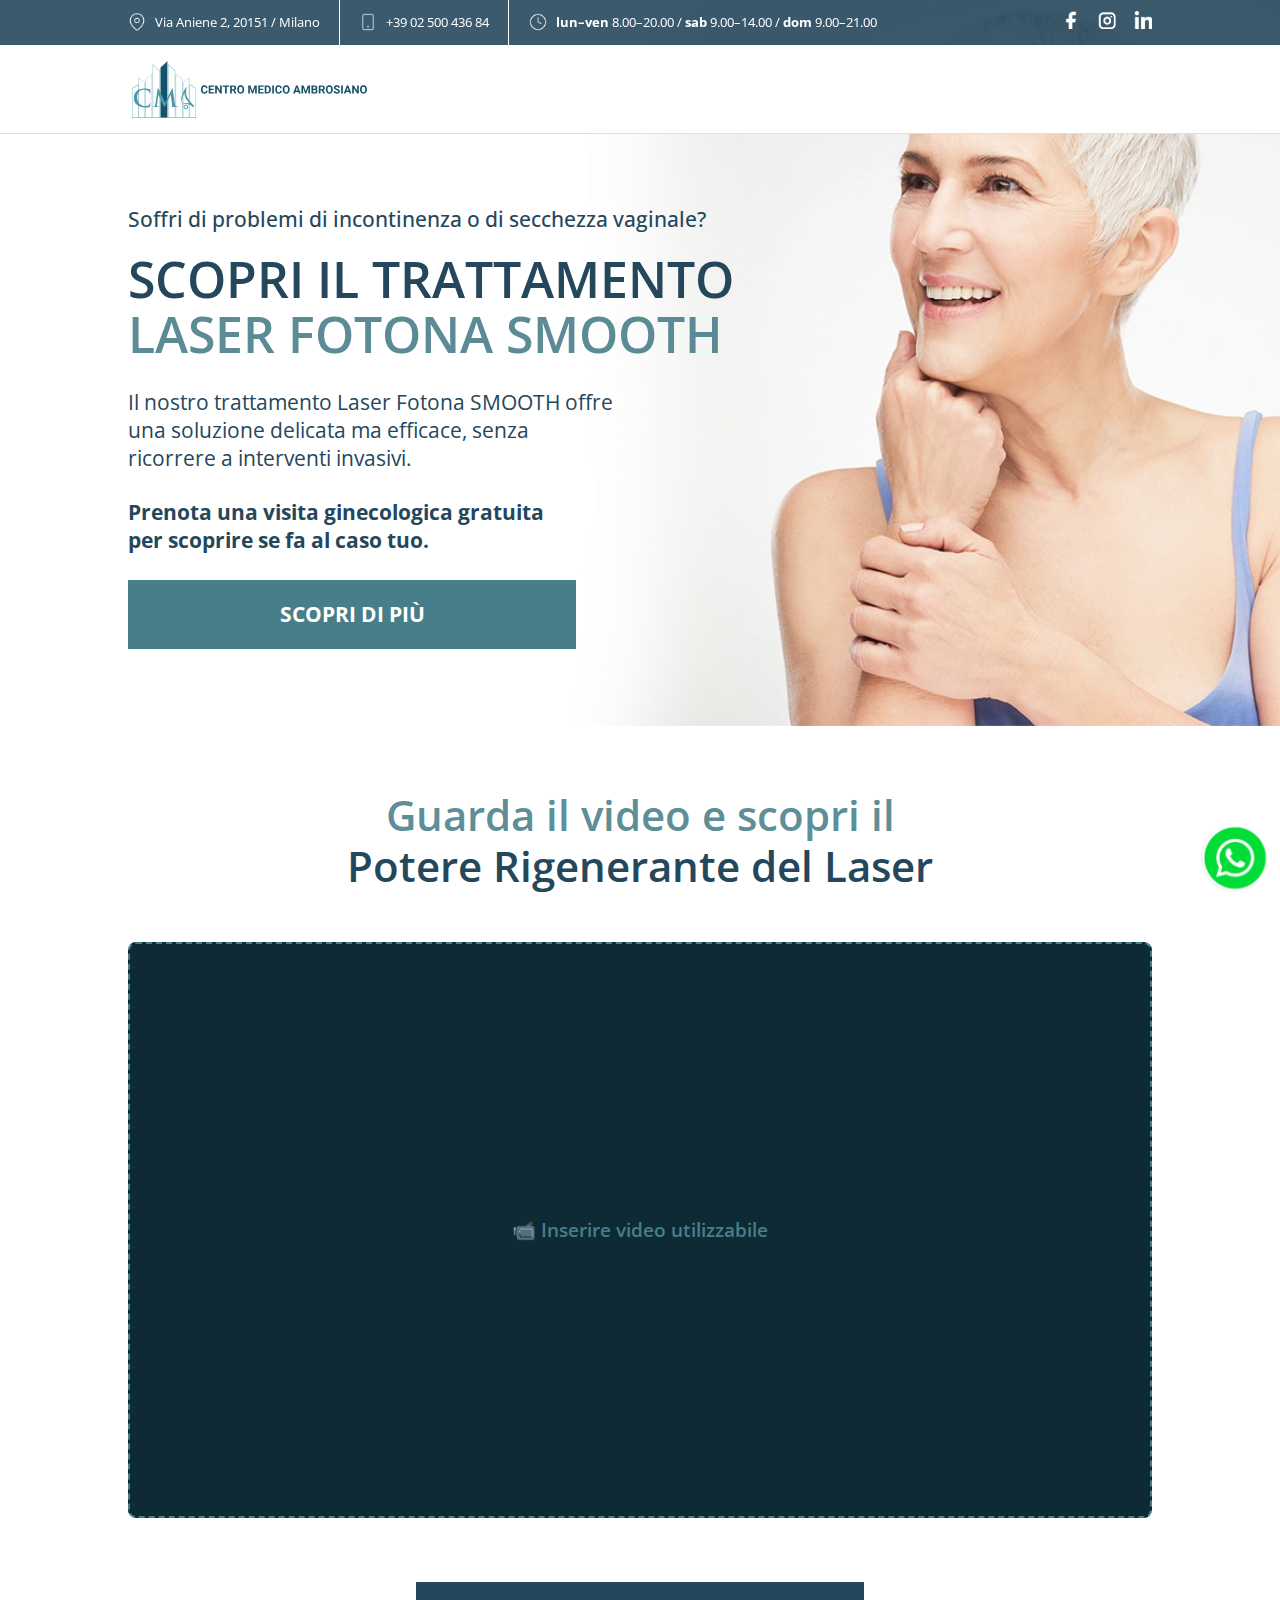
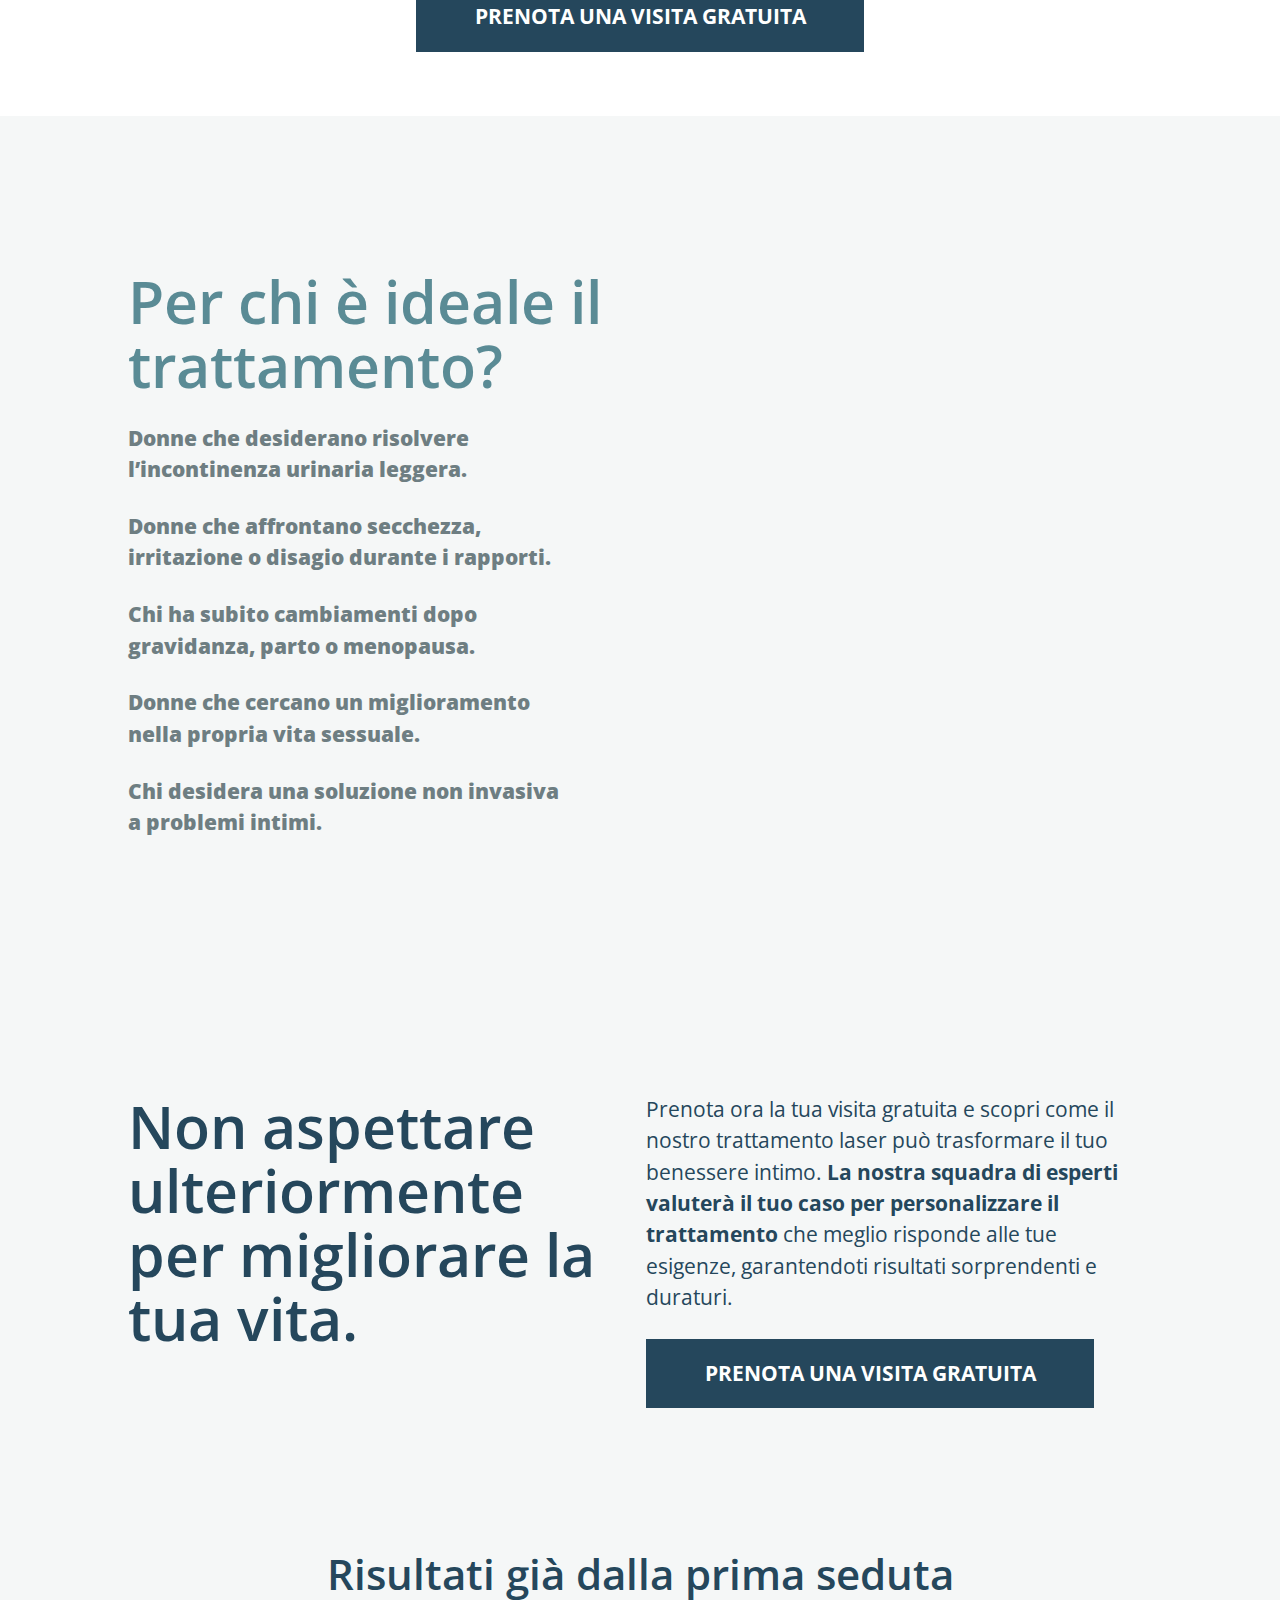
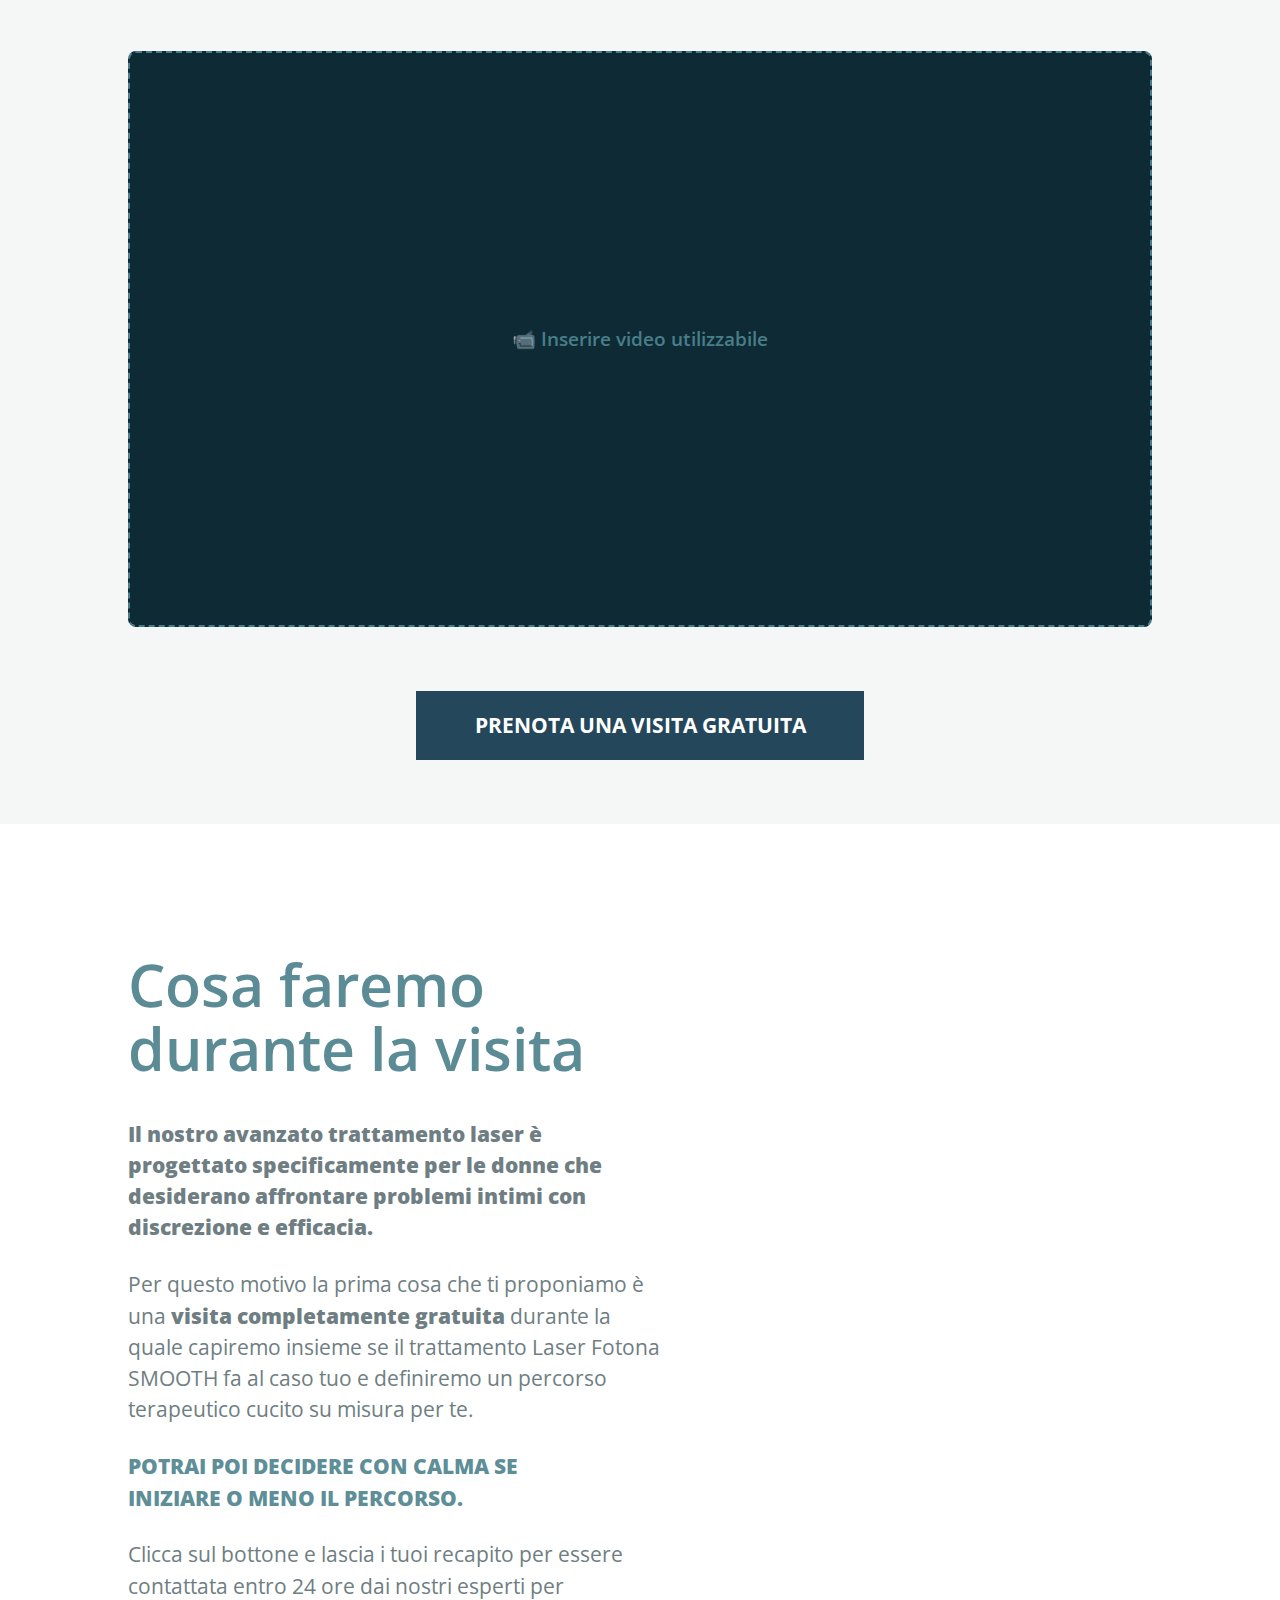
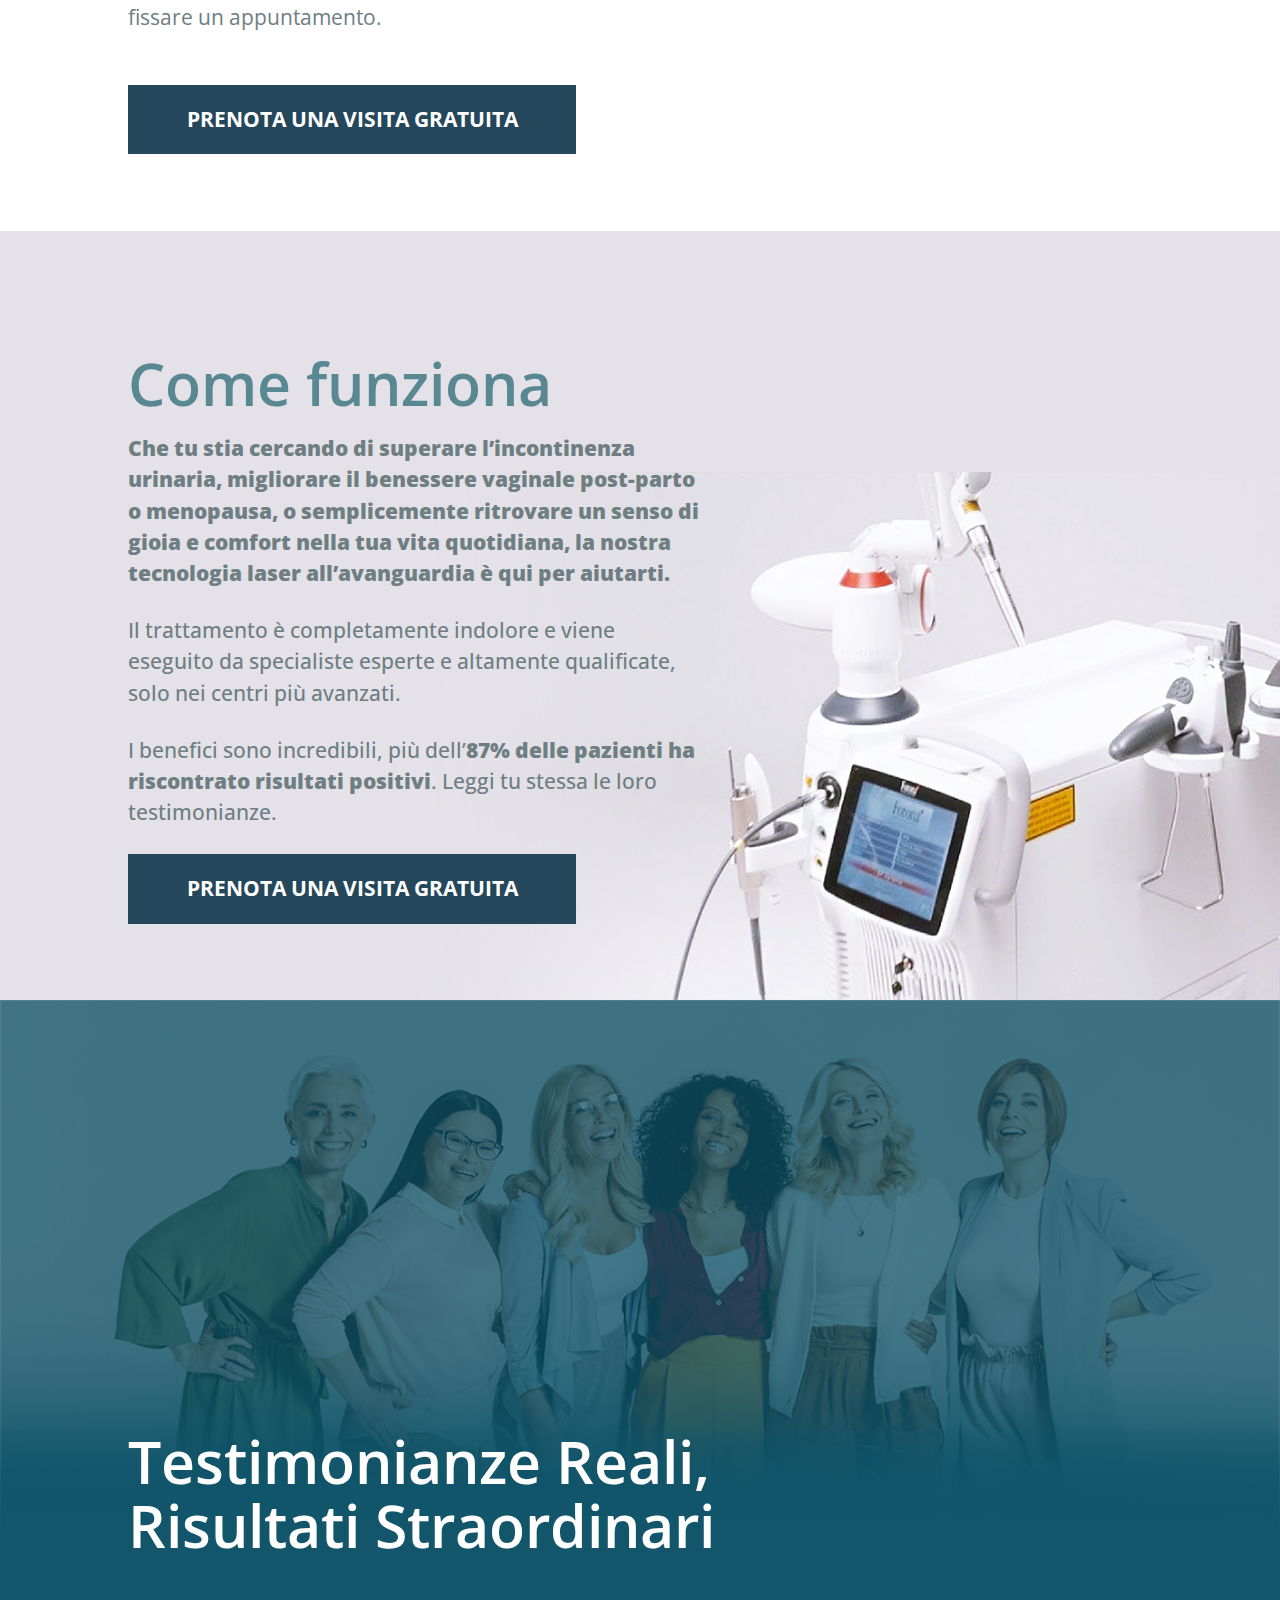
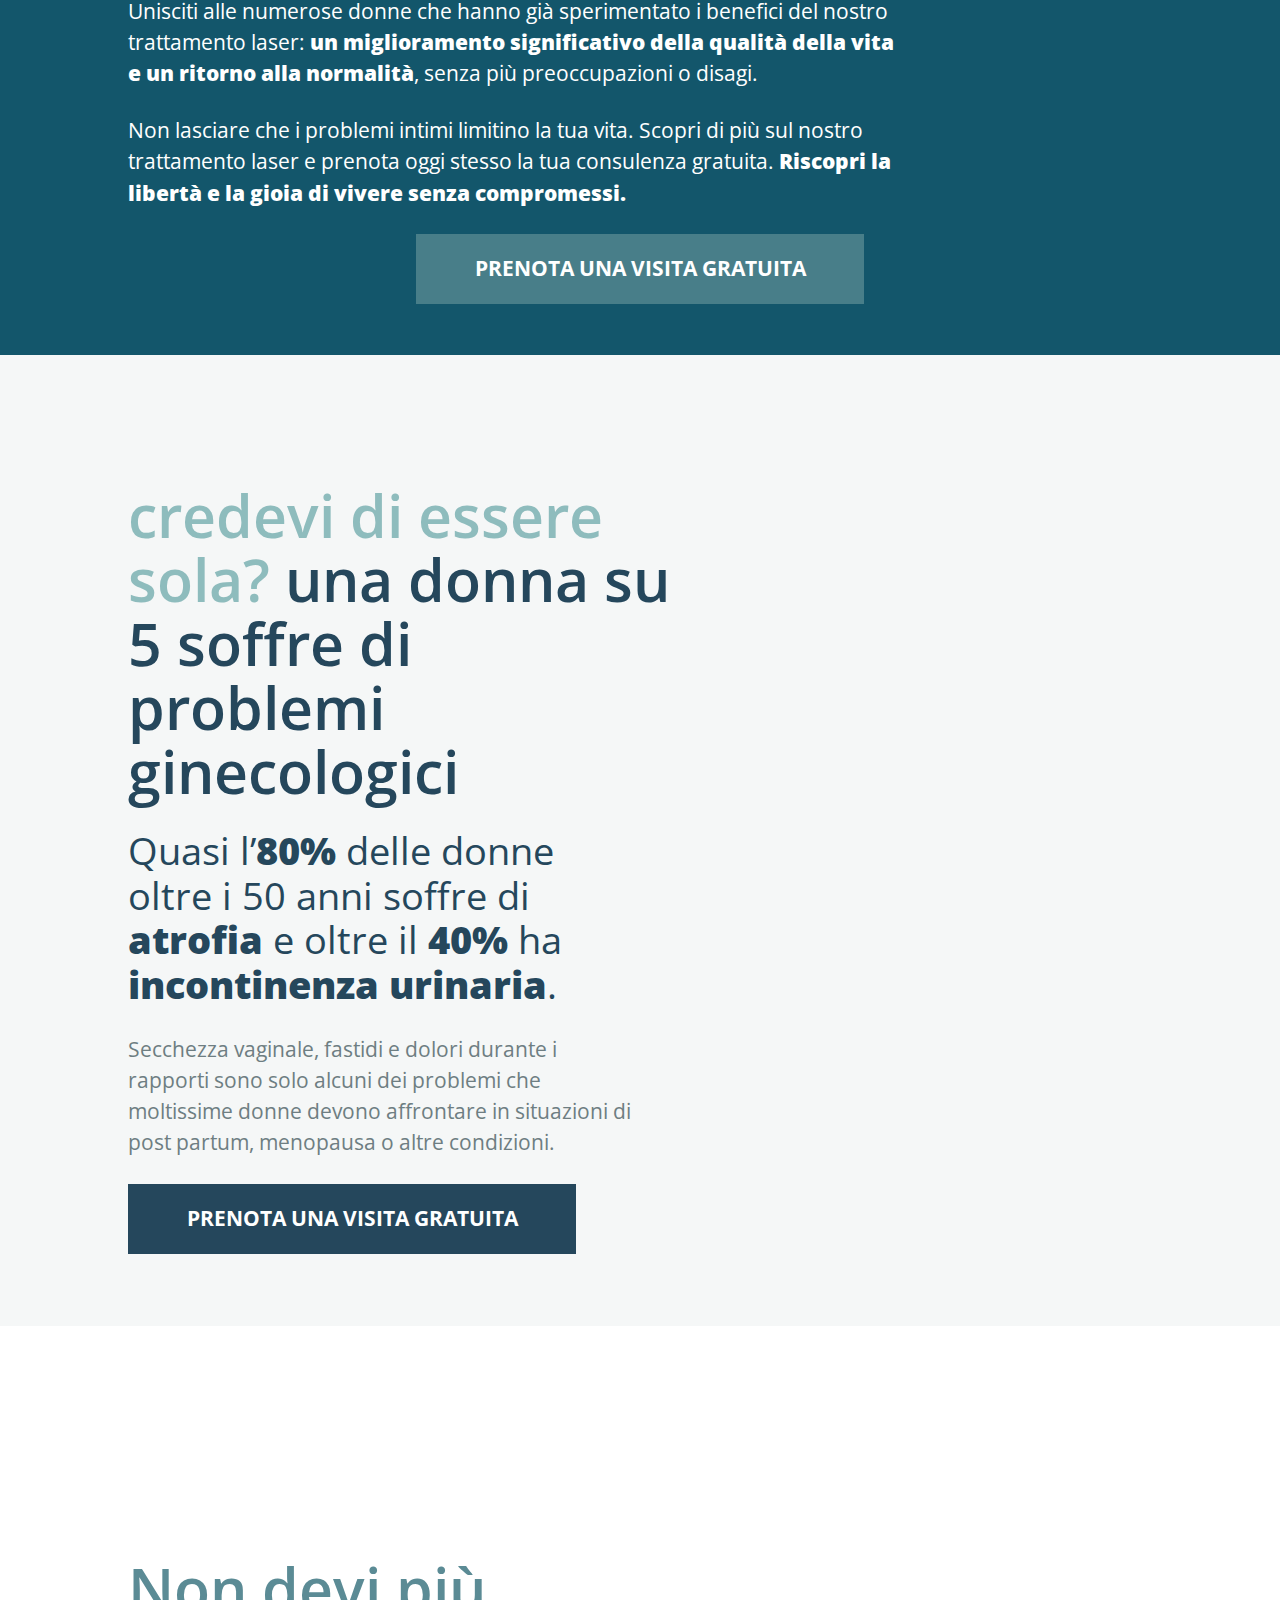
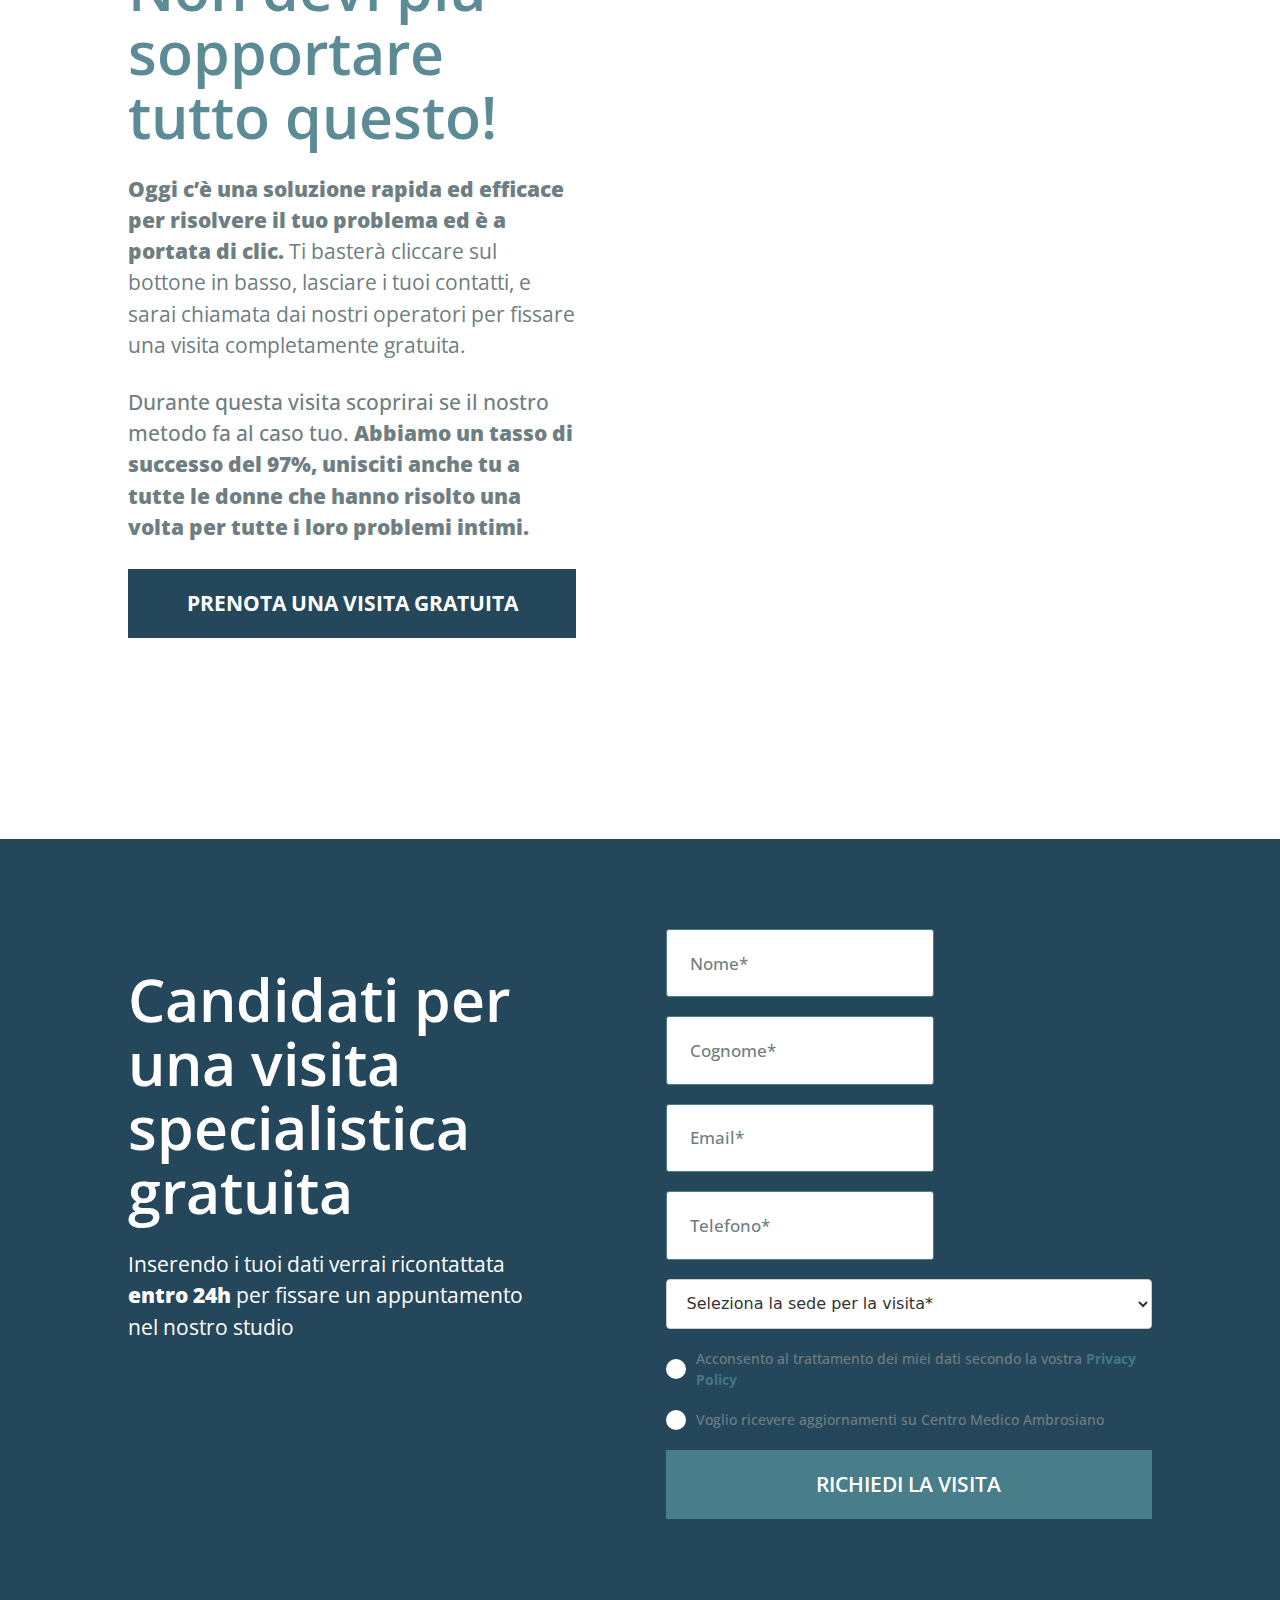
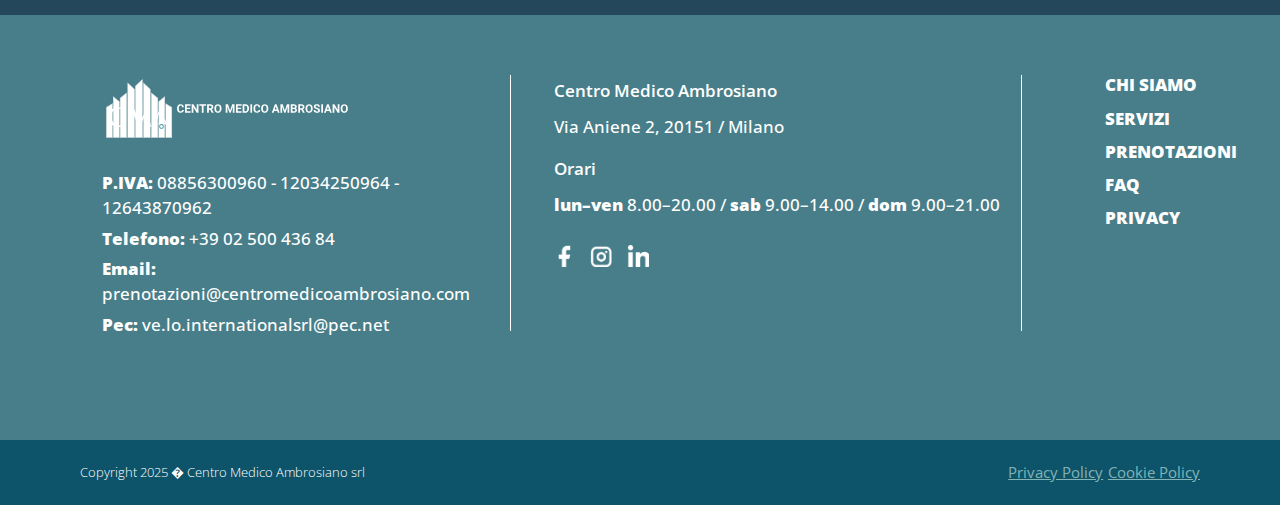
<file: index.html>
<!DOCTYPE html>
<html lang="it-IT">

<head>
	<meta charset="utf-8" />
	<meta content="yrnac2tzgh65s0n0s57dd5opkx0yam" name="facebook-domain-verification" />
	<link
		href="https://fonts.googleapis.com/css2?family=Material+Symbols+Outlined:opsz,wght,FILL,GRAD@20..48,100..700,0..1,-50..200"
		rel="stylesheet" />
	<script src="js/8bd0291f-4b76-47e3-b0d0-87af947e23fb.js" type="text/javascript"></script>
	<meta content="index, follow, max-image-preview:large, max-snippet:-1, max-video-preview:-1" name="robots" />
	<meta content="width=device-width, initial-scale=1" name="viewport" />
	<!-- This site is optimized with the Yoast SEO plugin v26.9 - https://yoast.com/product/yoast-seo-wordpress/ -->
	<title>Fotona - Centro Medico Ambrosiano</title>
	<link href="https://centromedicoambrosiano.com/fotona/" rel="canonical" />
	<meta content="it_IT" property="og:locale" />
	<meta content="article" property="og:type" />
	<meta content="Fotona - Centro Medico Ambrosiano" property="og:title" />
	<meta
		content="Soffri di problemi di incontinenza o di secchezza vaginale? SCOPRI IL TRATTAMENTO LASER FOTONA SMOOTH Il nostro trattamento Laser Fotona SMOOTH offre una soluzione delicata ma efficace, senza ricorrere a interventi invasivi. Prenota una visita ginecologica gratuita per scoprire se fa al caso tuo. SCOPRI DI PIÙ Guarda il video e scopri il Potere Rigenerante ... Leggi tutto"
		property="og:description" />
	<meta content="https://centromedicoambrosiano.com/fotona/" property="og:url" />
	<meta content="Centro Medico Ambrosiano" property="og:site_name" />
	<meta content="2026-02-04T09:01:32+00:00" property="article:modified_time" />
	<meta content="summary_large_image" name="twitter:card" />
	<meta content="Tempo di lettura stimato" name="twitter:label1" />
	<meta content="5 minuti" name="twitter:data1" />
	<script class="yoast-schema-graph"
		type="application/ld+json">{"@context":"https://schema.org","@graph":[{"@type":"WebPage","@id":"https://centromedicoambrosiano.com/fotona/","url":"https://centromedicoambrosiano.com/fotona/","name":"Fotona - Centro Medico Ambrosiano","isPartOf":{"@id":"https://centromedicoambrosiano.com/#website"},"datePublished":"2025-09-29T13:09:52+00:00","dateModified":"2026-02-04T09:01:32+00:00","breadcrumb":{"@id":"https://centromedicoambrosiano.com/fotona/#breadcrumb"},"inLanguage":"it-IT","potentialAction":[{"@type":"ReadAction","target":["https://centromedicoambrosiano.com/fotona/"]}]},{"@type":"BreadcrumbList","@id":"https://centromedicoambrosiano.com/fotona/#breadcrumb","itemListElement":[{"@type":"ListItem","position":1,"name":"Home","item":"https://centromedicoambrosiano.com/"},{"@type":"ListItem","position":2,"name":"Fotona"}]},{"@type":"WebSite","@id":"https://centromedicoambrosiano.com/#website","url":"https://centromedicoambrosiano.com/","name":"Centro Medico Ambrosiano","description":"","publisher":{"@id":"https://centromedicoambrosiano.com/#organization"},"potentialAction":[{"@type":"SearchAction","target":{"@type":"EntryPoint","urlTemplate":"https://centromedicoambrosiano.com/?s={search_term_string}"},"query-input":{"@type":"PropertyValueSpecification","valueRequired":true,"valueName":"search_term_string"}}],"inLanguage":"it-IT"},{"@type":"Organization","@id":"https://centromedicoambrosiano.com/#organization","name":"Centro Medico Ambrosiano","url":"https://centromedicoambrosiano.com/","logo":{"@type":"ImageObject","inLanguage":"it-IT","@id":"https://centromedicoambrosiano.com/#/schema/logo/image/","url":"https://centromedicoambrosiano.com/wp-content/uploads/2025/08/logoCentro Medico Ambrosiano.webp","contentUrl":"https://centromedicoambrosiano.com/wp-content/uploads/2025/08/logoCentro Medico Ambrosiano.webp","width":600,"height":103,"caption":"Centro Medico Ambrosiano"},"image":{"@id":"https://centromedicoambrosiano.com/#/schema/logo/image/"}}]}</script>
	<!-- / Yoast SEO plugin. -->
</head>

<body
	class="wp-singular page-template-default page page-id-43 wp-custom-logo wp-embed-responsive wp-theme-generatepress wp-child-theme-generatepress_child sticky-menu-fade no-sidebar nav-below-header separate-containers header-aligned-left dropdown-hover full-width-content"
	data-rsssl="1" itemscope="" itemtype="https://schema.org/WebPage">
	<div class="topbar" id="topbar">
		<div class="infoTopbar">
			<div class="boxInfo">
				<img alt="" class="iconTopbar" src="images/iconMap.webp" width="100" height="100" />
				<p class="textInfo text--white fw-light">Via Aniene 2, 20151 / Milano</p>
			</div>
			<div class="boxInfo">
				<img alt="" class="iconTopbar" src="images/iconSmartphone.webp" width="100" height="100" />
				<p class="textInfo text--white fw-light"><a href="tel:+390250043684">+39 02 500 436 84</a></p>
			</div>
			<div class="boxInfo">
				<img alt="" class="iconTopbar" src="images/iconClock.webp" width="100" height="100" />
				<p class="textInfo text--white fw-light"><span class="fw-bold">lun–ven</span> 8.00–20.00 / <span
						class="fw-bold">sab</span> 9.00–14.00 / <span class="fw-bold">dom</span> 9.00–21.00</p>
			</div>
		</div>
		<div class="socialTopbar">
			<a class="linkSocial" href="https://www.facebook.com/polispecialisticoaniene"><img
					alt="Centro Medico Ambrosiano" class="iconSocial" height="100" src="images/facebook.webp"
					width="100" /></a>
			<a class="linkSocial" href="https://www.instagram.com/centromedicoambrosiano/"><img
					alt="Centro Medico Ambrosiano" class="iconSocial" height="100" src="images/instagram.webp"
					width="100" /></a>
			<a class="linkSocial" href="https://www.linkedin.com/in/domenico-romeo-97979b2a2/"><img
					alt="Centro Medico Ambrosiano" class="iconSocial" height="100" src="images/linkedin.webp"
					width="100" /></a>
		</div>
	</div>
	<link crossorigin="" href="https://fonts.gstatic.com" rel="preconnect" />
	<link crossorigin="" href="https://fonts.googleapis.com" rel="preconnect" />
	<link href="https://centromedicoambrosiano.com/feed/" rel="alternate" title="Centro Medico Ambrosiano � Feed"
		type="application/rss+xml" />
	<link href="https://centromedicoambrosiano.com/comments/feed/" rel="alternate"
		title="Centro Medico Ambrosiano � Feed dei commenti" type="application/rss+xml" />
	<div class="header" id="header">
		<div class="gridHeader">
			<a class="linkLogoMenu" href="../../../index.html"><img alt="Centro Medico Ambrosiano" class="logoHeader"
					height="129" src="images/CMA_logo_menu.svg" width="750" /></a>

		</div>
	</div>
	</div>
	</div>
	<link
		href="https://centromedicoambrosiano.com/wp-json/oembed/1.0/embed?url=https%3A%2F%2Fcentromedicoambrosiano.com%2Ffotona%2F"
		rel="alternate" title="oEmbed (JSON)" type="application/json+oembed" />
	<link
		href="https://centromedicoambrosiano.com/wp-json/oembed/1.0/embed?url=https%3A%2F%2Fcentromedicoambrosiano.com%2Ffotona%2F&amp;format=xml"
		rel="alternate" title="oEmbed (XML)" type="text/xml+oembed" />
	<style id="wp-img-auto-sizes-contain-inline-css">
		img:is([sizes=auto i], [sizes^="auto," i]) {
			contain-intrinsic-size: 3000px 1500px
		}

		/*# sourceURL=wp-img-auto-sizes-contain-inline-css */
	</style>
	<style id="wp-emoji-styles-inline-css">
		img.wp-smiley,
		img.emoji {
			display: inline !important;
			border: none !important;
			box-shadow: none !important;
			height: 1em !important;
			width: 1em !important;
			margin: 0 0.07em !important;
			vertical-align: -0.1em !important;
			background: none !important;
			padding: 0 !important;
		}

		/*# sourceURL=wp-emoji-styles-inline-css */
	</style>
	<style id="wp-block-library-inline-css">
		:root {
			--wp-block-synced-color: #7a00df;
			--wp-block-synced-color--rgb: 122, 0, 223;
			--wp-bound-block-color: var(--wp-block-synced-color);
			--wp-editor-canvas-background: #ddd;
			--wp-admin-theme-color: #007cba;
			--wp-admin-theme-color--rgb: 0, 124, 186;
			--wp-admin-theme-color-darker-10: #006ba1;
			--wp-admin-theme-color-darker-10--rgb: 0, 107, 160.5;
			--wp-admin-theme-color-darker-20: #005a87;
			--wp-admin-theme-color-darker-20--rgb: 0, 90, 135;
			--wp-admin-border-width-focus: 2px
		}

		@media (min-resolution:192dpi) {
			:root {
				--wp-admin-border-width-focus: 1.5px
			}
		}

		.wp-element-button {
			cursor: pointer
		}

		:root .has-very-light-gray-background-color {
			background-color: #eee
		}

		:root .has-very-dark-gray-background-color {
			background-color: #313131
		}

		:root .has-very-light-gray-color {
			color: #eee
		}

		:root .has-very-dark-gray-color {
			color: #313131
		}

		:root .has-vivid-green-cyan-to-vivid-cyan-blue-gradient-background {
			background: linear-gradient(135deg, #00d084, #0693e3)
		}

		:root .has-purple-crush-gradient-background {
			background: linear-gradient(135deg, #34e2e4, #4721fb 50%, #ab1dfe)
		}

		:root .has-hazy-dawn-gradient-background {
			background: linear-gradient(135deg, #faaca8, #dad0ec)
		}

		:root .has-subdued-olive-gradient-background {
			background: linear-gradient(135deg, #fafae1, #67a671)
		}

		:root .has-atomic-cream-gradient-background {
			background: linear-gradient(135deg, #fdd79a, #004a59)
		}

		:root .has-nightshade-gradient-background {
			background: linear-gradient(135deg, #330968, #31cdcf)
		}

		:root .has-midnight-gradient-background {
			background: linear-gradient(135deg, #020381, #2874fc)
		}

		:root {
			--wp--preset--font-size--normal: 16px;
			--wp--preset--font-size--huge: 42px
		}

		.has-regular-font-size {
			font-size: 1em
		}

		.has-larger-font-size {
			font-size: 2.625em
		}

		.has-normal-font-size {
			font-size: var(--wp--preset--font-size--normal)
		}

		.has-huge-font-size {
			font-size: var(--wp--preset--font-size--huge)
		}

		.has-text-align-center {
			text-align: center
		}

		.has-text-align-left {
			text-align: left
		}

		.has-text-align-right {
			text-align: right
		}

		.has-fit-text {
			white-space: nowrap !important
		}

		#end-resizable-editor-section {
			display: none
		}

		.aligncenter {
			clear: both
		}

		.items-justified-left {
			justify-content: flex-start
		}

		.items-justified-center {
			justify-content: center
		}

		.items-justified-right {
			justify-content: flex-end
		}

		.items-justified-space-between {
			justify-content: space-between
		}

		.screen-reader-text {
			border: 0;
			clip-path: inset(50%);
			height: 1px;
			margin: -1px;
			overflow: hidden;
			padding: 0;
			position: absolute;
			width: 1px;
			word-wrap: normal !important
		}

		.screen-reader-text:focus {
			background-color: #ddd;
			clip-path: none;
			color: #444;
			display: block;
			font-size: 1em;
			height: auto;
			left: 5px;
			line-height: normal;
			padding: 15px 23px 14px;
			text-decoration: none;
			top: 5px;
			width: auto;
			z-index: 100000
		}

		html :where(.has-border-color) {
			border-style: solid
		}

		html :where([style*=border-top-color]) {
			border-top-style: solid
		}

		html :where([style*=border-right-color]) {
			border-right-style: solid
		}

		html :where([style*=border-bottom-color]) {
			border-bottom-style: solid
		}

		html :where([style*=border-left-color]) {
			border-left-style: solid
		}

		html :where([style*=border-width]) {
			border-style: solid
		}

		html :where([style*=border-top-width]) {
			border-top-style: solid
		}

		html :where([style*=border-right-width]) {
			border-right-style: solid
		}

		html :where([style*=border-bottom-width]) {
			border-bottom-style: solid
		}

		html :where([style*=border-left-width]) {
			border-left-style: solid
		}

		html :where(img[class*=wp-image-]) {
			height: auto;
			max-width: 100%
		}

		:where(figure) {
			margin: 0 0 1em
		}

		html :where(.is-position-sticky) {
			--wp-admin--admin-bar--position-offset: var(--wp-admin--admin-bar--height, 0px)
		}

		@media screen and (max-width:600px) {
			html :where(.is-position-sticky) {
				--wp-admin--admin-bar--position-offset: 0px
			}
		}

		/*# sourceURL=wp-block-library-inline-css */
	</style>
	<style id="classic-theme-styles-inline-css">
		/*! This file is auto-generated */
		.wp-block-button__link {
			color: #fff;
			background-color: #32373c;
			border-radius: 9999px;
			box-shadow: none;
			text-decoration: none;
			padding: calc(.667em + 2px) calc(1.333em + 2px);
			font-size: 1.125em
		}

		.wp-block-file__button {
			background: #32373c;
			color: #fff;
			text-decoration: none
		}

		/*# sourceURL=/wp-includes/css/classic-themes.min.css */
	</style>
	<style id="global-styles-inline-css">
		:root {
			--wp--preset--aspect-ratio--square: 1;
			--wp--preset--aspect-ratio--4-3: 4/3;
			--wp--preset--aspect-ratio--3-4: 3/4;
			--wp--preset--aspect-ratio--3-2: 3/2;
			--wp--preset--aspect-ratio--2-3: 2/3;
			--wp--preset--aspect-ratio--16-9: 16/9;
			--wp--preset--aspect-ratio--9-16: 9/16;
			--wp--preset--color--black: #000000;
			--wp--preset--color--cyan-bluish-gray: #abb8c3;
			--wp--preset--color--white: #ffffff;
			--wp--preset--color--pale-pink: #f78da7;
			--wp--preset--color--vivid-red: #cf2e2e;
			--wp--preset--color--luminous-vivid-orange: #ff6900;
			--wp--preset--color--luminous-vivid-amber: #fcb900;
			--wp--preset--color--light-green-cyan: #7bdcb5;
			--wp--preset--color--vivid-green-cyan: #00d084;
			--wp--preset--color--pale-cyan-blue: #8ed1fc;
			--wp--preset--color--vivid-cyan-blue: #0693e3;
			--wp--preset--color--vivid-purple: #9b51e0;
			--wp--preset--color--contrast: var(--contrast);
			--wp--preset--color--contrast-2: var(--contrast-2);
			--wp--preset--color--contrast-3: var(--contrast-3);
			--wp--preset--color--base: var(--base);
			--wp--preset--color--base-2: var(--base-2);
			--wp--preset--color--base-3: var(--base-3);
			--wp--preset--color--accent: var(--accent);
			--wp--preset--gradient--vivid-cyan-blue-to-vivid-purple: linear-gradient(135deg, rgb(6, 147, 227) 0%, rgb(155, 81, 224) 100%);
			--wp--preset--gradient--light-green-cyan-to-vivid-green-cyan: linear-gradient(135deg, rgb(122, 220, 180) 0%, rgb(0, 208, 130) 100%);
			--wp--preset--gradient--luminous-vivid-amber-to-luminous-vivid-orange: linear-gradient(135deg, rgb(252, 185, 0) 0%, rgb(255, 105, 0) 100%);
			--wp--preset--gradient--luminous-vivid-orange-to-vivid-red: linear-gradient(135deg, rgb(255, 105, 0) 0%, rgb(207, 46, 46) 100%);
			--wp--preset--gradient--very-light-gray-to-cyan-bluish-gray: linear-gradient(135deg, rgb(238, 238, 238) 0%, rgb(169, 184, 195) 100%);
			--wp--preset--gradient--cool-to-warm-spectrum: linear-gradient(135deg, rgb(74, 234, 220) 0%, rgb(151, 120, 209) 20%, rgb(207, 42, 186) 40%, rgb(238, 44, 130) 60%, rgb(251, 105, 98) 80%, rgb(254, 248, 76) 100%);
			--wp--preset--gradient--blush-light-purple: linear-gradient(135deg, rgb(255, 206, 236) 0%, rgb(152, 150, 240) 100%);
			--wp--preset--gradient--blush-bordeaux: linear-gradient(135deg, rgb(254, 205, 165) 0%, rgb(254, 45, 45) 50%, rgb(107, 0, 62) 100%);
			--wp--preset--gradient--luminous-dusk: linear-gradient(135deg, rgb(255, 203, 112) 0%, rgb(199, 81, 192) 50%, rgb(65, 88, 208) 100%);
			--wp--preset--gradient--pale-ocean: linear-gradient(135deg, rgb(255, 245, 203) 0%, rgb(182, 227, 212) 50%, rgb(51, 167, 181) 100%);
			--wp--preset--gradient--electric-grass: linear-gradient(135deg, rgb(202, 248, 128) 0%, rgb(113, 206, 126) 100%);
			--wp--preset--gradient--midnight: linear-gradient(135deg, rgb(2, 3, 129) 0%, rgb(40, 116, 252) 100%);
			--wp--preset--font-size--small: 13px;
			--wp--preset--font-size--medium: 20px;
			--wp--preset--font-size--large: 36px;
			--wp--preset--font-size--x-large: 42px;
			--wp--preset--spacing--20: 0.44rem;
			--wp--preset--spacing--30: 0.67rem;
			--wp--preset--spacing--40: 1rem;
			--wp--preset--spacing--50: 1.5rem;
			--wp--preset--spacing--60: 2.25rem;
			--wp--preset--spacing--70: 3.38rem;
			--wp--preset--spacing--80: 5.06rem;
			--wp--preset--shadow--natural: 6px 6px 9px rgba(0, 0, 0, 0.2);
			--wp--preset--shadow--deep: 12px 12px 50px rgba(0, 0, 0, 0.4);
			--wp--preset--shadow--sharp: 6px 6px 0px rgba(0, 0, 0, 0.2);
			--wp--preset--shadow--outlined: 6px 6px 0px -3px rgb(255, 255, 255), 6px 6px rgb(0, 0, 0);
			--wp--preset--shadow--crisp: 6px 6px 0px rgb(0, 0, 0);
		}

		:where(.is-layout-flex) {
			gap: 0.5em;
		}

		:where(.is-layout-grid) {
			gap: 0.5em;
		}

		body .is-layout-flex {
			display: flex;
		}

		.is-layout-flex {
			flex-wrap: wrap;
			align-items: center;
		}

		.is-layout-flex> :is(*, div) {
			margin: 0;
		}

		body .is-layout-grid {
			display: grid;
		}

		.is-layout-grid> :is(*, div) {
			margin: 0;
		}

		:where(.wp-block-columns.is-layout-flex) {
			gap: 2em;
		}

		:where(.wp-block-columns.is-layout-grid) {
			gap: 2em;
		}

		:where(.wp-block-post-template.is-layout-flex) {
			gap: 1.25em;
		}

		:where(.wp-block-post-template.is-layout-grid) {
			gap: 1.25em;
		}

		.has-black-color {
			color: var(--wp--preset--color--black) !important;
		}

		.has-cyan-bluish-gray-color {
			color: var(--wp--preset--color--cyan-bluish-gray) !important;
		}

		.has-white-color {
			color: var(--wp--preset--color--white) !important;
		}

		.has-pale-pink-color {
			color: var(--wp--preset--color--pale-pink) !important;
		}

		.has-vivid-red-color {
			color: var(--wp--preset--color--vivid-red) !important;
		}

		.has-luminous-vivid-orange-color {
			color: var(--wp--preset--color--luminous-vivid-orange) !important;
		}

		.has-luminous-vivid-amber-color {
			color: var(--wp--preset--color--luminous-vivid-amber) !important;
		}

		.has-light-green-cyan-color {
			color: var(--wp--preset--color--light-green-cyan) !important;
		}

		.has-vivid-green-cyan-color {
			color: var(--wp--preset--color--vivid-green-cyan) !important;
		}

		.has-pale-cyan-blue-color {
			color: var(--wp--preset--color--pale-cyan-blue) !important;
		}

		.has-vivid-cyan-blue-color {
			color: var(--wp--preset--color--vivid-cyan-blue) !important;
		}

		.has-vivid-purple-color {
			color: var(--wp--preset--color--vivid-purple) !important;
		}

		.has-black-background-color {
			background-color: var(--wp--preset--color--black) !important;
		}

		.has-cyan-bluish-gray-background-color {
			background-color: var(--wp--preset--color--cyan-bluish-gray) !important;
		}

		.has-white-background-color {
			background-color: var(--wp--preset--color--white) !important;
		}

		.has-pale-pink-background-color {
			background-color: var(--wp--preset--color--pale-pink) !important;
		}

		.has-vivid-red-background-color {
			background-color: var(--wp--preset--color--vivid-red) !important;
		}

		.has-luminous-vivid-orange-background-color {
			background-color: var(--wp--preset--color--luminous-vivid-orange) !important;
		}

		.has-luminous-vivid-amber-background-color {
			background-color: var(--wp--preset--color--luminous-vivid-amber) !important;
		}

		.has-light-green-cyan-background-color {
			background-color: var(--wp--preset--color--light-green-cyan) !important;
		}

		.has-vivid-green-cyan-background-color {
			background-color: var(--wp--preset--color--vivid-green-cyan) !important;
		}

		.has-pale-cyan-blue-background-color {
			background-color: var(--wp--preset--color--pale-cyan-blue) !important;
		}

		.has-vivid-cyan-blue-background-color {
			background-color: var(--wp--preset--color--vivid-cyan-blue) !important;
		}

		.has-vivid-purple-background-color {
			background-color: var(--wp--preset--color--vivid-purple) !important;
		}

		.has-black-border-color {
			border-color: var(--wp--preset--color--black) !important;
		}

		.has-cyan-bluish-gray-border-color {
			border-color: var(--wp--preset--color--cyan-bluish-gray) !important;
		}

		.has-white-border-color {
			border-color: var(--wp--preset--color--white) !important;
		}

		.has-pale-pink-border-color {
			border-color: var(--wp--preset--color--pale-pink) !important;
		}

		.has-vivid-red-border-color {
			border-color: var(--wp--preset--color--vivid-red) !important;
		}

		.has-luminous-vivid-orange-border-color {
			border-color: var(--wp--preset--color--luminous-vivid-orange) !important;
		}

		.has-luminous-vivid-amber-border-color {
			border-color: var(--wp--preset--color--luminous-vivid-amber) !important;
		}

		.has-light-green-cyan-border-color {
			border-color: var(--wp--preset--color--light-green-cyan) !important;
		}

		.has-vivid-green-cyan-border-color {
			border-color: var(--wp--preset--color--vivid-green-cyan) !important;
		}

		.has-pale-cyan-blue-border-color {
			border-color: var(--wp--preset--color--pale-cyan-blue) !important;
		}

		.has-vivid-cyan-blue-border-color {
			border-color: var(--wp--preset--color--vivid-cyan-blue) !important;
		}

		.has-vivid-purple-border-color {
			border-color: var(--wp--preset--color--vivid-purple) !important;
		}

		.has-vivid-cyan-blue-to-vivid-purple-gradient-background {
			background: var(--wp--preset--gradient--vivid-cyan-blue-to-vivid-purple) !important;
		}

		.has-light-green-cyan-to-vivid-green-cyan-gradient-background {
			background: var(--wp--preset--gradient--light-green-cyan-to-vivid-green-cyan) !important;
		}

		.has-luminous-vivid-amber-to-luminous-vivid-orange-gradient-background {
			background: var(--wp--preset--gradient--luminous-vivid-amber-to-luminous-vivid-orange) !important;
		}

		.has-luminous-vivid-orange-to-vivid-red-gradient-background {
			background: var(--wp--preset--gradient--luminous-vivid-orange-to-vivid-red) !important;
		}

		.has-very-light-gray-to-cyan-bluish-gray-gradient-background {
			background: var(--wp--preset--gradient--very-light-gray-to-cyan-bluish-gray) !important;
		}

		.has-cool-to-warm-spectrum-gradient-background {
			background: var(--wp--preset--gradient--cool-to-warm-spectrum) !important;
		}

		.has-blush-light-purple-gradient-background {
			background: var(--wp--preset--gradient--blush-light-purple) !important;
		}

		.has-blush-bordeaux-gradient-background {
			background: var(--wp--preset--gradient--blush-bordeaux) !important;
		}

		.has-luminous-dusk-gradient-background {
			background: var(--wp--preset--gradient--luminous-dusk) !important;
		}

		.has-pale-ocean-gradient-background {
			background: var(--wp--preset--gradient--pale-ocean) !important;
		}

		.has-electric-grass-gradient-background {
			background: var(--wp--preset--gradient--electric-grass) !important;
		}

		.has-midnight-gradient-background {
			background: var(--wp--preset--gradient--midnight) !important;
		}

		.has-small-font-size {
			font-size: var(--wp--preset--font-size--small) !important;
		}

		.has-medium-font-size {
			font-size: var(--wp--preset--font-size--medium) !important;
		}

		.has-large-font-size {
			font-size: var(--wp--preset--font-size--large) !important;
		}

		.has-x-large-font-size {
			font-size: var(--wp--preset--font-size--x-large) !important;
		}

		/*# sourceURL=global-styles-inline-css */
	</style>

	<link href="css/widget-areas.min.css" id="generate-widget-areas-css" media="all" rel="stylesheet" />
	<link href="css/main.min.css" id="generate-style-css" media="all" rel="stylesheet" />
	<style id="generate-style-inline-css">
		.site-header {
			display: none
		}

		#site-navigation,
		.navigation-clone,
		#mobile-header {
			display: none !important
		}

		#secondary-navigation {
			display: none
		}

		.generate-page-header,
		.page-header-image,
		.page-header-image-single {
			display: none
		}

		body {
			background-color: #ffffff;
			color: var(--contrast);
		}

		a {
			color: var(--accent);
		}

		a {
			text-decoration: underline;
		}

		.entry-title a,
		.site-branding a,
		a.button,
		.wp-block-button__link,
		.main-navigation a {
			text-decoration: none;
		}

		a:hover,
		a:focus,
		a:active {
			color: var(--contrast);
		}

		.wp-block-group__inner-container {
			max-width: 1200px;
			margin-left: auto;
			margin-right: auto;
		}

		:root {
			--contrast: #2C3E42;
			--contrast-2: #6E7E82;
			--contrast-3: #b2b2be;
			--base: #F5F7F7;
			--base-2: #F5F7F7;
			--base-3: #ffffff;
			--accent: #487E89;
		}

		:root .has-contrast-color {
			color: var(--contrast);
		}

		:root .has-contrast-background-color {
			background-color: var(--contrast);
		}

		:root .has-contrast-2-color {
			color: var(--contrast-2);
		}

		:root .has-contrast-2-background-color {
			background-color: var(--contrast-2);
		}

		:root .has-contrast-3-color {
			color: var(--contrast-3);
		}

		:root .has-contrast-3-background-color {
			background-color: var(--contrast-3);
		}

		:root .has-base-color {
			color: var(--base);
		}

		:root .has-base-background-color {
			background-color: var(--base);
		}

		:root .has-base-2-color {
			color: var(--base-2);
		}

		:root .has-base-2-background-color {
			background-color: var(--base-2);
		}

		:root .has-base-3-color {
			color: var(--base-3);
		}

		:root .has-base-3-background-color {
			background-color: var(--base-3);
		}

		:root .has-accent-color {
			color: var(--accent);
		}

		:root .has-accent-background-color {
			background-color: var(--accent);
		}

		.top-bar {
			background-color: #636363;
			color: #ffffff;
		}

		.top-bar a {
			color: #ffffff;
		}

		.top-bar a:hover {
			color: #303030;
		}

		.site-header {
			background-color: var(--base-3);
		}

		.main-title a,
		.main-title a:hover {
			color: var(--contrast);
		}

		.site-description {
			color: var(--contrast-2);
		}

		.mobile-menu-control-wrapper .menu-toggle,
		.mobile-menu-control-wrapper .menu-toggle:hover,
		.mobile-menu-control-wrapper .menu-toggle:focus,
		.has-inline-mobile-toggle #site-navigation.toggled {
			background-color: rgba(0, 0, 0, 0.02);
		}

		.main-navigation,
		.main-navigation ul ul {
			background-color: var(--base-3);
		}

		.main-navigation .main-nav ul li a,
		.main-navigation .menu-toggle,
		.main-navigation .menu-bar-items {
			color: var(--contrast);
		}

		.main-navigation .main-nav ul li:not([class*="current-menu-"]):hover>a,
		.main-navigation .main-nav ul li:not([class*="current-menu-"]):focus>a,
		.main-navigation .main-nav ul li.sfHover:not([class*="current-menu-"])>a,
		.main-navigation .menu-bar-item:hover>a,
		.main-navigation .menu-bar-item.sfHover>a {
			color: var(--accent);
		}

		button.menu-toggle:hover,
		button.menu-toggle:focus {
			color: var(--contrast);
		}

		.main-navigation .main-nav ul li[class*="current-menu-"]>a {
			color: var(--accent);
		}

		.navigation-search input[type="search"],
		.navigation-search input[type="search"]:active,
		.navigation-search input[type="search"]:focus,
		.main-navigation .main-nav ul li.search-item.active>a,
		.main-navigation .menu-bar-items .search-item.active>a {
			color: var(--accent);
		}

		.main-navigation ul ul {
			background-color: var(--base);
		}

		.separate-containers .inside-article,
		.separate-containers .comments-area,
		.separate-containers .page-header,
		.one-container .container,
		.separate-containers .paging-navigation,
		.inside-page-header {
			background-color: var(--base-3);
		}

		.entry-title a {
			color: var(--contrast);
		}

		.entry-title a:hover {
			color: var(--contrast-2);
		}

		.entry-meta {
			color: var(--contrast-2);
		}

		.sidebar .widget {
			background-color: var(--base-3);
		}

		.footer-widgets {
			background-color: var(--base-3);
		}

		.site-info {
			color: #ffffff;
			background-color: #0D5369;
		}

		.site-info a {
			color: #82B4B6;
		}

		.site-info a:hover {
			color: #82B4B6;
		}

		.footer-bar .widget_nav_menu .current-menu-item a {
			color: #82B4B6;
		}

		input[type="text"],
		input[type="email"],
		input[type="url"],
		input[type="password"],
		input[type="search"],
		input[type="tel"],
		input[type="number"],
		textarea,
		select {
			color: var(--contrast);
			background-color: var(--base-2);
			border-color: var(--base);
		}

		input[type="text"]:focus,
		input[type="email"]:focus,
		input[type="url"]:focus,
		input[type="password"]:focus,
		input[type="search"]:focus,
		input[type="tel"]:focus,
		input[type="number"]:focus,
		textarea:focus,
		select:focus {
			color: var(--contrast);
			background-color: var(--base-2);
			border-color: var(--contrast-3);
		}

		button,
		html input[type="button"],
		input[type="reset"],
		input[type="submit"],
		a.button,
		a.wp-block-button__link:not(.has-background) {
			color: #ffffff;
			background-color: #55555e;
		}

		button:hover,
		html input[type="button"]:hover,
		input[type="reset"]:hover,
		input[type="submit"]:hover,
		a.button:hover,
		button:focus,
		html input[type="button"]:focus,
		input[type="reset"]:focus,
		input[type="submit"]:focus,
		a.button:focus,
		a.wp-block-button__link:not(.has-background):active,
		a.wp-block-button__link:not(.has-background):focus,
		a.wp-block-button__link:not(.has-background):hover {
			color: #ffffff;
			background-color: #3f4047;
		}

		a.generate-back-to-top {
			background-color: rgba(0, 0, 0, 0.4);
			color: #ffffff;
		}

		a.generate-back-to-top:hover,
		a.generate-back-to-top:focus {
			background-color: rgba(0, 0, 0, 0.6);
			color: #ffffff;
		}

		:root {
			--gp-search-modal-bg-color: var(--base-3);
			--gp-search-modal-text-color: var(--contrast);
			--gp-search-modal-overlay-bg-color: rgba(0, 0, 0, 0.2);
		}

		@media (max-width: 768px) {

			.main-navigation .menu-bar-item:hover>a,
			.main-navigation .menu-bar-item.sfHover>a {
				background: none;
				color: var(--contrast);
			}
		}

		.nav-below-header .main-navigation .inside-navigation.grid-container,
		.nav-above-header .main-navigation .inside-navigation.grid-container {
			padding: 0px 20px 0px 20px;
		}

		.site-main .wp-block-group__inner-container {
			padding: 40px;
		}

		.separate-containers .paging-navigation {
			padding-top: 20px;
			padding-bottom: 20px;
		}

		.entry-content .alignwide,
		body:not(.no-sidebar) .entry-content .alignfull {
			margin-left: -40px;
			width: calc(100% + 80px);
			max-width: calc(100% + 80px);
		}

		.rtl .menu-item-has-children .dropdown-menu-toggle {
			padding-left: 20px;
		}

		.rtl .main-navigation .main-nav ul li.menu-item-has-children>a {
			padding-right: 20px;
		}

		@media (max-width:768px) {

			.separate-containers .inside-article,
			.separate-containers .comments-area,
			.separate-containers .page-header,
			.separate-containers .paging-navigation,
			.one-container .site-content,
			.inside-page-header {
				padding: 30px;
			}

			.site-main .wp-block-group__inner-container {
				padding: 30px;
			}

			.inside-top-bar {
				padding-right: 30px;
				padding-left: 30px;
			}

			.inside-header {
				padding-right: 30px;
				padding-left: 30px;
			}

			.widget-area .widget {
				padding-top: 30px;
				padding-right: 30px;
				padding-bottom: 30px;
				padding-left: 30px;
			}

			.footer-widgets-container {
				padding-top: 30px;
				padding-right: 30px;
				padding-bottom: 30px;
				padding-left: 30px;
			}

			.inside-site-info {
				padding-right: 30px;
				padding-left: 30px;
			}

			.entry-content .alignwide,
			body:not(.no-sidebar) .entry-content .alignfull {
				margin-left: -30px;
				width: calc(100% + 60px);
				max-width: calc(100% + 60px);
			}

			.one-container .site-main .paging-navigation {
				margin-bottom: 20px;
			}
		}

		/* End cached CSS */
		.is-right-sidebar {
			width: 30%;
		}

		.is-left-sidebar {
			width: 30%;
		}

		.site-content .content-area {
			width: 100%;
		}

		@media (max-width: 768px) {

			.main-navigation .menu-toggle,
			.sidebar-nav-mobile:not(#sticky-placeholder) {
				display: block;
			}

			.main-navigation ul,
			.gen-sidebar-nav,
			.main-navigation:not(.slideout-navigation):not(.toggled) .main-nav>ul,
			.has-inline-mobile-toggle #site-navigation .inside-navigation>*:not(.navigation-search):not(.main-nav) {
				display: none;
			}

			.nav-align-right .inside-navigation,
			.nav-align-center .inside-navigation {
				justify-content: space-between;
			}
		}

		.dynamic-author-image-rounded {
			border-radius: 100%;
		}

		.dynamic-featured-image,
		.dynamic-author-image {
			vertical-align: middle;
		}

		.one-container.blog .dynamic-content-template:not(:last-child),
		.one-container.archive .dynamic-content-template:not(:last-child) {
			padding-bottom: 0px;
		}

		.dynamic-entry-excerpt>p:last-child {
			margin-bottom: 0px;
		}

		/*# sourceURL=generate-style-inline-css */
	</style>
	<link href="css/style.css" id="generate-child-css" media="all" rel="stylesheet" />
	<link
		href="https://fonts.googleapis.com/css?family=Open+Sans%3A300%2C400%2C500%2C600%2C700%2C800&amp;display=auto&amp;ver=3.6.1"
		id="generate-google-fonts-css" media="all" rel="stylesheet" />
	<script id="jquery-core-js" src="js/jquery.min.js"></script>
	<script id="jquery-migrate-js" src="js/jquery-migrate.min.js"></script>
	<link href="https://centromedicoambrosiano.com/wp-json/" rel="https://api.w.org/" />
	<link href="https://centromedicoambrosiano.com/wp-json/wp/v2/pages/43" rel="alternate" title="JSON"
		type="application/json" />
	<link href="https://centromedicoambrosiano.com/xmlrpc.php?rsd" rel="EditURI" title="RSD"
		type="application/rsd+xml" />
	<meta content="WordPress 6.9.1" name="generator" />
	<link href="https://centromedicoambrosiano.com/?p=43" rel="shortlink" />
	<!-- Google Tag Manager -->
	<script>(function (w, d, s, l, i) {
			w[l] = w[l] || []; w[l].push({
				'gtm.start':
					new Date().getTime(), event: 'gtm.js'
			}); var f = d.getElementsByTagName(s)[0],
				j = d.createElement(s), dl = l != 'dataLayer' ? '&l=' + l : ''; j.async = true; j.src =
					'https://www.googletagmanager.com/gtm.js?id=' + i + dl; f.parentNode.insertBefore(j, f);
		})(window, document, 'script', 'dataLayer', 'GTM-WJGC7BC9');</script>
	<!-- End Google Tag Manager -->
	<link href="images/cropped-favicon-Centro Medico Ambrosiano-32x32.webp" rel="icon" sizes="32x32" />
	<link href="images/cropped-favicon-Centro Medico Ambrosiano-192x192.webp" rel="icon" sizes="192x192" />
	<link href="images/cropped-favicon-Centro Medico Ambrosiano-180x180.webp" rel="apple-touch-icon" />
	<meta
		content="https://centromedicoambrosiano.com/wp-content/uploads/2025/10/cropped-favicon-Centro Medico Ambrosiano-270x270.webp"
		name="msapplication-TileImage" />
	<link href="css/dashicons.min.css" id="dashicons-css" media="all" rel="stylesheet" />

	<link href="css/customFotona.css?v=3" id="custom-fotona-styling-css" media="all" rel="stylesheet" />
	<!-- Google Tag Manager (noscript) -->
	<noscript><iframe height="0" src="https://www.googletagmanager.com/ns.html?id=GTM-WJGC7BC9"
			style="display:none;visibility:hidden" width="0"></iframe></noscript>
	<!-- End Google Tag Manager (noscript) --><a class="screen-reader-text skip-link" href="#content"
		title="Vai al contenuto">Vai al contenuto</a>
	<div class="site grid-container container hfeed" id="page">
		<div class="site-content" id="content">
			<div class="content-area" id="primary">
				<main class="site-main" id="main">
					<article class="post-43 page type-page status-publish" id="post-43" itemscope=""
						itemtype="https://schema.org/CreativeWork">
						<div class="inside-article">
							<div class="entry-content" itemprop="text">
								<div class="hero">
									<div class="gridHero container-lg">
										<div class="col1Hero">
											<p class="overtitleHero text--teal">Soffri di problemi di incontinenza o di
												secchezza vaginale?</p>
											<h1 class="titleHero text--teal">SCOPRI IL TRATTAMENTO <span
													class="text--aqua">LASER FOTONA SMOOTH</span></h1>
											<h2 class="subtitleHero text--teal fw-light">Il nostro trattamento <span
													class="text900">Laser Fotona SMOOTH</span> offre una soluzione
												delicata ma efficace, senza ricorrere a interventi invasivi.</h2>
											<p class="textHero text--teal fw-bold">Prenota una visita ginecologica
												gratuita per scoprire se fa al caso tuo.</p>
											<a class="btnHero btn btn--aqua" href="#scopri-trattamento"><strong
													class="fw-bold">SCOPRI DI PIÙ</strong></a>
										</div>
										<div class="col2Hero"></div>
									</div>
								</div>
								<div class="videoFotona" id="scopri-trattamento">
									<div class="innerVideoFotona container-lg">
										<h2 class="titleVideo text--aqua">Guarda il video e scopri il <span
												class="text--teal">Potere Rigenerante del Laser</span></h2>
										<div class="containerVideo">
											<div
												style="width:100%;aspect-ratio:16/9;background:#0e2a35;display:flex;align-items:center;justify-content:center;border:2px dashed #487E89;border-radius:8px">
												<p
													style="color:#487E89;font-size:1.2rem;font-weight:600;text-align:center;padding:20px">
													📹 Inserire video utilizzabile</p>
											</div>
										</div>
										<a class="btnTeal btn btn--teal openForm"><strong class="fw-bold">PRENOTA UNA
												VISITA GRATUITA</strong></a>
									</div>
								</div>
								<div class="trattamento bg-grey section-rel">
									<div class="innerTrattamento container-lg">
										<h2 class="titleTrattamento text--aqua  ">Per
											chi è ideale il trattamento?</h2>
										<ul class="listTrattamento">
											<li class="itemList text--dark fw-xbold">Donne che desiderano risolvere
												l’incontinenza urinaria leggera.</li>
											<li class="itemList text--dark fw-xbold">Donne che affrontano secchezza,
												irritazione o disagio durante i rapporti.</li>
											<li class="itemList text--dark fw-xbold">Chi ha subito cambiamenti dopo
												gravidanza, parto o menopausa.</li>
											<li class="itemList text--dark fw-xbold">Donne che cercano un miglioramento
												nella propria vita sessuale.</li>
											<li class="itemList text--dark fw-xbold">Chi desidera una soluzione non
												invasiva a problemi intimi.</li>
										</ul>
									</div>
									<div class="contPicTrattamento">
										<img class="picTrattamento img-full" decoding="async"
											src="images/Livello_donne.png" />
									</div>
								</div>
								<div class="migliorare bg-grey">
									<div class="gridMigliorare container-lg">
										<div class="colMigliorare">
											<h2 class="titleMigliorare text--white  ">
												Non aspettare ulteriormente per migliorare la tua vita.</h2>
										</div>
										<div class="colMigliorare">
											<p class="textMigliorare text--teal fw-light">Prenota ora la tua visita
												gratuita e scopri come il nostro trattamento laser può trasformare il
												tuo benessere intimo. <strong>La nostra squadra di esperti valuterà il
													tuo caso per personalizzare il trattamento</strong> che meglio
												risponde alle tue esigenze, garantendoti risultati sorprendenti e
												duraturi.</p>
											<a class="btnTeal btn btn--teal openForm"><strong class="fw-bold">PRENOTA
													UNA VISITA GRATUITA</strong></a>
										</div>
									</div>
								</div>
								<div class="videoFotona bg-grey" id="scopri-trattamento">
									<div class="innerVideoFotona container-lg">
										<h2 class="titleVideo text--teal">Risultati già dalla prima seduta</h2>
										<div class="containerVideo">
											<div
												style="width:100%;aspect-ratio:16/9;background:#0e2a35;display:flex;align-items:center;justify-content:center;border:2px dashed #487E89;border-radius:8px">
												<p
													style="color:#487E89;font-size:1.2rem;font-weight:600;text-align:center;padding:20px">
													📹 Inserire video utilizzabile</p>
											</div>
										</div>
										<a class="btnTeal btn btn--teal openForm"><strong class="fw-bold">PRENOTA UNA
												VISITA GRATUITA</strong></a>
									</div>
								</div>
								<div class="visita section-rel">
									<div class="innerVisita container-lg">
										<h2 class="titleVisita text--aqua  ">Cosa faremo
											durante la visita</h2>
										<p class="textBoldVisita text--dark fw-xbold">Il nostro avanzato trattamento
											laser è progettato specificamente per le donne che desiderano affrontare
											problemi intimi con discrezione e efficacia.</p>
										<p class="textVisita text--dark fw-light">Per questo motivo la prima cosa che ti
											proponiamo è una <strong class="fw-xbold">visita completamente
												gratuita</strong> durante la quale capiremo insieme se il trattamento
											Laser Fotona SMOOTH fa al caso tuo e definiremo un percorso terapeutico
											cucito su misura per te.</p>
										<p class="textAquaVisita text--aqua fw-xbold">POTRAI POI DECIDERE CON CALMA SE
											INIZIARE O MENO IL PERCORSO.</p>
										<p class="textActionVisita text--dark fw-light">Clicca sul bottone e lascia i
											tuoi recapito per essere contattata entro 24 ore dai nostri esperti per
											fissare un appuntamento.</p>
										<a class="btnTeal btn btn--teal openForm"><strong class="fw-bold">PRENOTA UNA
												VISITA GRATUITA</strong></a>
									</div>
									<div class="contPicVisita">
										<img class="picVisita img-full" decoding="async"
											src="images/immaginevisita.png" />
									</div>
								</div>
								<div class="funziona section-rel">
									<div class="gridFunziona container-lg">
										<div class="col1Funziona">
											<h2 class="titleFunziona text--aqua  ">Come
												funziona</h2>
											<p class="textBoldFunziona text--dark fw-xbold">Che tu stia cercando di
												superare l’incontinenza urinaria, migliorare il benessere vaginale
												post-parto o menopausa, o semplicemente ritrovare un senso di gioia e
												comfort nella tua vita quotidiana, la nostra tecnologia laser
												all’avanguardia è qui per aiutarti.</p>
											<p class="textFunziona text--dark">Il trattamento è completamente indolore e
												viene eseguito da specialiste esperte e altamente qualificate, solo nei
												centri più avanzati.</p>
											<p class="textFunziona text--dark">I benefici sono incredibili, più
												dell’<strong class="fw-xbold">87% delle pazienti ha riscontrato
													risultati positivi</strong>. Leggi tu stessa le loro testimonianze.
											</p>
											<a class="btnTeal btn btn--teal openForm"><strong class="fw-bold">PRENOTA
													UNA VISITA GRATUITA</strong></a>
										</div>
										<div class="col2Funziona"></div>
									</div>
								</div>
								<div class="copertinaRecensioni"></div>
								<div class="recensioni section-rel">
									<div class="innerRecensioni container-lg">
										<h2 class="titleRecensioni text--white  ">
											Testimonianze Reali, Risultati Straordinari</h2>
										<p class="textRecensioni text--white fw-light">Unisciti alle numerose donne che
											hanno già sperimentato i benefici del nostro trattamento laser: <strong
												class="fw-xbold">un miglioramento significativo della qualità della vita
												e un ritorno alla normalità</strong>, senza più preoccupazioni o disagi.
										</p>
										<p class="textRecensioni text--white fw-light">Non lasciare che i problemi
											intimi limitino la tua vita. Scopri di più sul nostro trattamento laser e
											prenota oggi stesso la tua consulenza gratuita. <strong
												class="fw-xbold">Riscopri la libertà e la gioia di vivere senza
												compromessi.</strong></p>
										<a class="btn btn--aqua btn-center openForm"><strong class="fw-bold">PRENOTA UNA
												VISITA GRATUITA</strong></a>
									</div>
								</div>
								<div class="problemi bg-grey section-rel">
									<div class="innerProblemi container-lg">
										<h2 class="titleProblemi text--teal  "><span class="text--aqua">credevi di
												essere sola?</span> una donna su 5 soffre
											di problemi ginecologici</h2>
										<p class="textBigProblemi text--teal fw-light">Quasi l’<strong
												class="fw-xbold">80%</strong> delle donne oltre i 50 anni soffre di
											<strong class="fw-xbold">atrofia</strong> e oltre il <strong
												class="fw-xbold">40%</strong> ha <strong class="fw-xbold">incontinenza
												urinaria</strong>.
										</p>
										<p class="textProblemi text--dark fw-light">Secchezza vaginale, fastidi e dolori
											durante i rapporti sono solo alcuni dei problemi che moltissime donne devono
											affrontare in situazioni di post partum, menopausa o altre condizioni.</p>
										<a class="btnTeal btn btn--teal openForm"><strong class="fw-bold">PRENOTA UNA
												VISITA GRATUITA</strong></a>
									</div>
									<div class="contPicProblemi">
										<img class="picProblemi img-full" decoding="async"
											src="images/Donne-multietniche.png" />
									</div>
								</div>
								<div class="sopportare bg-white section-rel">
									<div class="innerSopportare container-lg">
										<h2 class="titleSopportare text--aqua  ">Non
											devi più sopportare tutto questo!</h2>
										<p class="textSopportare text--dark fw-light"><strong class="fw-xbold">Oggi c’è
												una soluzione rapida ed efficace per risolvere il tuo problema ed è a
												portata di clic.</strong> Ti basterà cliccare sul bottone in basso,
											lasciare i tuoi contatti, e sarai chiamata dai nostri operatori per fissare
											una visita completamente gratuita.</p>
										<p class="textSopportare text--dark">Durante questa visita scoprirai se il
											nostro metodo fa al caso tuo. <strong class="fw-xbold">Abbiamo un tasso di
												successo del 97%, unisciti anche tu a tutte le donne che hanno risolto
												una volta per tutte i loro problemi intimi.</strong></p>
										<a class="btnTeal btn btn--teal openForm"><strong class="fw-bold">PRENOTA UNA
												VISITA GRATUITA</strong></a>
									</div>
									<div class="contPicSopportare">
										<img class="picSopportare img-full" decoding="async"
											src="images/picSopportare.webp" />
									</div>
								</div>
								<div class="formVisita bg-teal">
									<div class="gridFormVisita container-lg">
										<div class="colFormVisita">
											<h2 class="titleFormVisita text--white  ">
												Candidati per una visita specialistica gratuita</h2>
											<p class="textFormVisita text--white fw-light">Inserendo i tuoi dati verrai
												ricontattata <strong class="fw-xbold">entro 24h</strong> per fissare un
												appuntamento nel nostro studio</p>
										</div>
										<div class="colFormVisita">
											<form class="crm-form" id="crm-form-inline" novalidate>
												<div class="campo">
													<input type="text" name="nome" placeholder="Nome*" required
														autocomplete="given-name" />
												</div>
												<div class="campo">
													<input type="text" name="cognome" placeholder="Cognome*" required
														autocomplete="family-name" />
												</div>
												<div class="campo">
													<input type="email" name="email" placeholder="Email*" required
														autocomplete="email" />
												</div>
												<div class="campo">
													<input type="tel" name="telefono" placeholder="Telefono*" required
														autocomplete="tel" />
												</div>
												<div class="campo">
													<select name="sede" required
														style="width: 100%; border: 1px solid #ccc; border-radius: 4px; padding: 12px 16px; background-color: #fff; color: #333; font-size: 16px; font-family: inherit; height: 50px;">
														<option value="" disabled selected>Seleziona la sede per la
															visita*</option>
														<option value="Via Aniene, 2">Via Aniene 2, Milano (traversa
															viale certosa)</option>
														<option value="Via Farini, 8">Via Farini 8, Milano</option>
													</select>
												</div>
												<div class="campo checkbox-wrap">
													<input type="checkbox" id="privacy-inline" name="privacy"
														required />
													<label for="privacy-inline">Acconsento al trattamento dei miei dati
														secondo la vostra <a
															href="https://www.iubenda.com/privacy-policy/65763355"
															class="fw-bold text--aqua">Privacy Policy</a></label>
												</div>
												<div class="campo checkbox-wrap">
													<input type="checkbox" id="newsletter-inline" name="newsletter" />
													<label for="newsletter-inline">Voglio ricevere aggiornamenti su
														Centro Medico Ambrosiano</label>
												</div>
												<!-- Honeypot anti-spam (invisible to users) -->
												<div class="crm-hp-wrap" aria-hidden="true">
													<input type="text" name="_company_fax" tabindex="-1"
														autocomplete="off" value="" />
												</div>
												<div class="campo">
													<input type="submit" value="RICHIEDI LA VISITA"
														class="crm-submit" />
												</div>
											</form>
										</div>
									</div>
								</div>
							</div>
							<div class="whatsapp"><a class="whatsapp-link" href="https://wa.me/3773778889"
									target="_blank"><img alt="whatsapp" class="whatsapp_image" height="70"
										src="images/whatsapp-original.webp" width="70" /></a></div>
							<style>
								.whatsapp {
									right: 10px !important;
									text-align: center;
									background-color: transparent;
									display: block;
									cursor: pointer;
									position: fixed;
									bottom: 0px;
									z-index: 995;
									-webkit-transition: all 0.5s;
									-moz-transition: all 0.5s;
									-ms-transition: all 0.5s;
									-o-transition: all 0.5s;
									transition: all 0.5s;
								}

								/* Honeypot anti-spam: invisible to humans */
								.crm-hp-wrap {
									position: absolute;
									left: -9999px;
									top: -9999px;
									opacity: 0;
									height: 0;
									overflow: hidden;
									pointer-events: none;
								}
							</style>
						</div>
					</article>
				</main>
			</div>
		</div>
	</div>
	<div class="footer">
		<div class="gridFooter">
			<div class="colFooter">
				<img alt="Centro Medico Ambrosiano" class="logoFooter" height="129" src="images/CMA_logo_white.svg"
					width="750" />
				<h3 class="titleFooter text--white hide-on-desktop">Centro Medico Ambrosiano</h3>
				<p class="textFooter text--white hide-on-desktop mb-mobile-footer">Via Aniene 2, 20151 / Milano</p>
				<div class="boxTextFooter">
					<p class="textFooter text--white"><span class="fw-xbold">P.IVA:</span> 08856300960 - 12034250964 -
						12643870962</p>
					<p class="textFooter text--white"><span class="fw-xbold">Telefono:</span> <a
							href="tel:+390250043684">+39 02 500 436 84</a></p>
					<p class="textFooter text--white"><span class="fw-xbold">Email:</span> <a
							href="mailto:prenotazioni@centromedicoambrosiano.com">prenotazioni@centromedicoambrosiano.com</a>
					</p>
					<p class="textFooter text--white"><span class="fw-xbold">Pec:</span> <a
							href="mailto:ve.lo.internationalsrl@pec.net">ve.lo.internationalsrl@pec.net</a></p>
				</div>
			</div>
			<div class="colFooter">
				<h3 class="titleFooter text--white hide-on-mobile">Centro Medico Ambrosiano</h3>
				<p class="textFooter text--white hide-on-mobile">Via Aniene 2, 20151 / Milano</p>

				<h3 class="titleFooter text--white">Orari</h3>
				<p class="textFooter text--white"><span class="fw-xbold">lun–ven</span> 8.00–20.00 / <span
						class="fw-xbold">sab</span> 9.00–14.00 / <span class="fw-xbold">dom</span> 9.00–21.00</p>

				<div class="socialFooter">
					<a class="linkSocialFooter" href="https://www.facebook.com/polispecialisticoaniene"><img
							alt="Centro Medico Ambrosiano" class="iconSocialFooter" height="100"
							src="images/facebook.webp" width="100" /></a>
					<a class="linkSocialFooter" href="https://www.instagram.com/centromedicoambrosiano/"><img
							alt="Centro Medico Ambrosiano" class="iconSocialFooter" height="101"
							src="images/instagram.webp" width="101" /></a>
					<a class="linkSocialFooter" href="https://www.linkedin.com/in/domenico-romeo-97979b2a2/"><img
							alt="Centro Medico Ambrosiano" class="iconSocialFooter" height="100"
							src="images/linkedin.webp" width="100" /></a>
				</div>
			</div>
			<div class="colFooter">
				<a class="linkFooter text--white" href="../../Chi-Siamo/index.html"><span class="fw-xbold">CHI
						SIAMO</span></a>
				<a class="linkFooter text--white" href="../../../index.html"><span class="fw-xbold">SERVIZI</span></a>
				<a class="linkFooter text--white" href="../../../index.html"><span
						class="fw-xbold">PRENOTAZIONI</span></a>
				<a class="linkFooter text--white" href="../../../index.html"><span class="fw-xbold">FAQ</span></a>
				<a class="linkFooter text--white" href="../../../index.html"><span class="fw-xbold">PRIVACY</span></a>
			</div>
		</div>
	</div>
	<div class="popupForm" id="popupForm">
		<div class="innerPopup">
			<div class="closePopup"><span class="material-symbols-outlined">close</span></div>
			<h2 class="titlePopup text--white">Candidati per una visita specialistica gratuita</h2>
			<form class="crm-form" id="crm-form-popup" novalidate>
				<div class="campo">
					<input type="text" name="nome" placeholder="Nome*" required autocomplete="given-name" />
				</div>
				<div class="campo">
					<input type="text" name="cognome" placeholder="Cognome*" required autocomplete="family-name" />
				</div>
				<div class="campo">
					<input type="email" name="email" placeholder="Email*" required autocomplete="email" />
				</div>
				<div class="campo">
					<input type="tel" name="telefono" placeholder="Telefono*" required autocomplete="tel" />
				</div>
				<div class="campo">
					<select name="sede" required
						style="width: 100%; border: 1px solid #ccc; border-radius: 4px; padding: 12px 16px; background-color: #fff; color: #333; font-size: 16px; font-family: inherit; height: 50px;">
						<option value="" disabled selected>Seleziona la sede per la visita*</option>
						<option value="Via Aniene, 2">Via Aniene 2, Milano (traversa viale certosa)</option>
						<option value="Via Farini, 8">Via Farini 8, Milano</option>
					</select>
				</div>
				<div class="campo checkbox-wrap">
					<input type="checkbox" id="privacy-popup" name="privacy" required />
					<label for="privacy-popup">Acconsento al trattamento dei miei dati secondo la vostra <a
							href="https://www.iubenda.com/privacy-policy/65763355" class="fw-bold text--aqua">Privacy
							Policy</a></label>
				</div>
				<div class="campo checkbox-wrap">
					<input type="checkbox" id="newsletter-popup" name="newsletter" />
					<label for="newsletter-popup">Voglio ricevere aggiornamenti su Centro Medico Ambrosiano</label>
				</div>
				<!-- Honeypot anti-spam (invisible to users) -->
				<div class="crm-hp-wrap" aria-hidden="true">
					<input type="text" name="_company_fax" tabindex="-1" autocomplete="off" value="" />
				</div>
				<div class="campo">
					<input type="submit" value="RICHIEDI LA VISITA" class="crm-submit" />
				</div>
			</form>
		</div>
	</div>
	<div class="site-footer footer-bar-active footer-bar-align-right">
		<footer aria-label="Sito" class="site-info" itemscope="" itemtype="https://schema.org/WPFooter">
			<div class="inside-site-info grid-container">
				<div class="footer-bar">
					<aside class="widget inner-padding widget_block" id="block-8"><a
							class="iubenda-white iubenda-noiframe iubenda-embed iubenda-noiframe"
							href="https://www.iubenda.com/privacy-policy/65763355" title="Privacy Policy ">Privacy
							Policy</a>
						<script
							type="text/javascript">(function (w, d) { var loader = function () { var s = d.createElement("script"), tag = d.getElementsByTagName("script")[0]; s.src = "https://cdn.iubenda.com/iubenda.js"; tag.parentNode.insertBefore(s, tag); }; if (w.addEventListener) { w.addEventListener("load", loader, false); } else if (w.attachEvent) { w.attachEvent("onload", loader); } else { w.onload = loader; } })(window, document);</script>
						<a class="iubenda-white iubenda-noiframe iubenda-embed iubenda-noiframe"
							href="https://www.iubenda.com/privacy-policy/65763355/cookie-policy"
							title="Cookie Policy ">Cookie Policy</a>
						<script
							type="text/javascript">(function (w, d) { var loader = function () { var s = d.createElement("script"), tag = d.getElementsByTagName("script")[0]; s.src = "https://cdn.iubenda.com/iubenda.js"; tag.parentNode.insertBefore(s, tag); }; if (w.addEventListener) { w.addEventListener("load", loader, false); } else if (w.attachEvent) { w.attachEvent("onload", loader); } else { w.onload = loader; } })(window, document);</script>
					</aside>
				</div>
				<div class="copyright-bar">
					<p>Copyright 2025 � Centro Medico Ambrosiano srl</p>
				</div>
			</div>
		</footer>
	</div>
	<script type="speculationrules">
{"prefetch":[{"source":"document","where":{"and":[{"href_matches":"/*"},{"not":{"href_matches":["/wp-*.php","/wp-admin/*","/wp-content/uploads/*","/wp-content/*","/wp-content/plugins/*","/wp-content/themes/generatepress_child/*","/wp-content/themes/generatepress/*","/*\\?(.+)"]}},{"not":{"selector_matches":"a[rel~=\"nofollow\"]"}},{"not":{"selector_matches":".no-prefetch, .no-prefetch a"}}]},"eagerness":"conservative"}]}
</script>
	<script id="generate-a11y">
		!function () { "use strict"; if ("querySelector" in document && "addEventListener" in window) { var e = document.body; e.addEventListener("pointerdown", (function () { e.classList.add("using-mouse") }), { passive: !0 }), e.addEventListener("keydown", (function () { e.classList.remove("using-mouse") }), { passive: !0 }) } }();
	</script>
	<script id="popup-js-js" src="js/popup.js"></script>
	<script id="menu-js-js" src="js/menu.js"></script>
	<script id="crm-fotona-js-js" src="js/crmFotona.js"></script>

	<script id="wp-emoji-settings" type="application/json">
{"baseUrl":"https://s.w.org/images/core/emoji/17.0.2/72x72/","ext":".png","svgUrl":"https://s.w.org/images/core/emoji/17.0.2/svg/","svgExt":".svg","source":{"concatemoji":"https://centromedicoambrosiano.com/wp-includes/js/wp-emoji-release.min.js?ver=6.9.1"}}
</script>
	<script type="module">
		/*! This file is auto-generated */
		const a = JSON.parse(document.getElementById("wp-emoji-settings").textContent), o = (window._wpemojiSettings = a, "wpEmojiSettingsSupports"), s = ["flag", "emoji"]; function i(e) { try { var t = { supportTests: e, timestamp: (new Date).valueOf() }; sessionStorage.setItem(o, JSON.stringify(t)) } catch (e) { } } function c(e, t, n) { e.clearRect(0, 0, e.canvas.width, e.canvas.height), e.fillText(t, 0, 0); t = new Uint32Array(e.getImageData(0, 0, e.canvas.width, e.canvas.height).data); e.clearRect(0, 0, e.canvas.width, e.canvas.height), e.fillText(n, 0, 0); const a = new Uint32Array(e.getImageData(0, 0, e.canvas.width, e.canvas.height).data); return t.every((e, t) => e === a[t]) } function p(e, t) { e.clearRect(0, 0, e.canvas.width, e.canvas.height), e.fillText(t, 0, 0); var n = e.getImageData(16, 16, 1, 1); for (let e = 0; e < n.data.length; e++)if (0 !== n.data[e]) return !1; return !0 } function u(e, t, n, a) { switch (t) { case "flag": return n(e, "\ud83c\udff3\ufe0f\u200d\u26a7\ufe0f", "\ud83c\udff3\ufe0f\u200b\u26a7\ufe0f") ? !1 : !n(e, "\ud83c\udde8\ud83c\uddf6", "\ud83c\udde8\u200b\ud83c\uddf6") && !n(e, "\ud83c\udff4\udb40\udc67\udb40\udc62\udb40\udc65\udb40\udc6e\udb40\udc67\udb40\udc7f", "\ud83c\udff4\u200b\udb40\udc67\u200b\udb40\udc62\u200b\udb40\udc65\u200b\udb40\udc6e\u200b\udb40\udc67\u200b\udb40\udc7f"); case "emoji": return !a(e, "\ud83e\u1fac8") }return !1 } function f(e, t, n, a) { let r; const o = (r = "undefined" != typeof WorkerGlobalScope && self instanceof WorkerGlobalScope ? new OffscreenCanvas(300, 150) : document.createElement("canvas")).getContext("2d", { willReadFrequently: !0 }), s = (o.textBaseline = "top", o.font = "600 32px Arial", {}); return e.forEach(e => { s[e] = t(o, e, n, a) }), s } function r(e) { var t = document.createElement("script"); t.src = e, t.defer = !0, document.head.appendChild(t) } a.supports = { everything: !0, everythingExceptFlag: !0 }, new Promise(t => { let n = function () { try { var e = JSON.parse(sessionStorage.getItem(o)); if ("object" == typeof e && "number" == typeof e.timestamp && (new Date).valueOf() < e.timestamp + 604800 && "object" == typeof e.supportTests) return e.supportTests } catch (e) { } return null }(); if (!n) { if ("undefined" != typeof Worker && "undefined" != typeof OffscreenCanvas && "undefined" != typeof URL && URL.createObjectURL && "undefined" != typeof Blob) try { var e = "postMessage(" + f.toString() + "(" + [JSON.stringify(s), u.toString(), c.toString(), p.toString()].join(",") + "));", a = new Blob([e], { type: "text/javascript" }); const r = new Worker(URL.createObjectURL(a), { name: "wpTestEmojiSupports" }); return void (r.onmessage = e => { i(n = e.data), r.terminate(), t(n) }) } catch (e) { } i(n = f(s, u, c, p)) } t(n) }).then(e => { for (const n in e) a.supports[n] = e[n], a.supports.everything = a.supports.everything && a.supports[n], "flag" !== n && (a.supports.everythingExceptFlag = a.supports.everythingExceptFlag && a.supports[n]); var t; a.supports.everythingExceptFlag = a.supports.everythingExceptFlag && !a.supports.flag, a.supports.everything || ((t = a.source || {}).concatemoji ? r(t.concatemoji) : t.wpemoji && t.twemoji && (r(t.twemoji), r(t.wpemoji))) });
	</script>
	<script>
		(function fixCheckboxShape() {
			function fixCb(cb) {
				cb.style.setProperty('width', '20px', 'important');
				cb.style.setProperty('height', '20px', 'important');
				cb.style.setProperty('min-width', '20px', 'important');
				cb.style.setProperty('min-height', '20px', 'important');
				cb.style.setProperty('max-width', '20px', 'important');
				cb.style.setProperty('max-height', '20px', 'important');
				cb.style.setProperty('border-radius', '100%', 'important');
				cb.style.setProperty('flex-shrink', '0', 'important');
				cb.style.setProperty('flex-grow', '0', 'important');
				cb.style.setProperty('flex-basis', '20px', 'important');
			}
			function fixAll() {
				document.querySelectorAll('input[type="checkbox"]').forEach(fixCb);
			}
			// Fix immediately and on every DOM change
			fixAll();
			var observer = new MutationObserver(fixAll);
			observer.observe(document.documentElement, { childList: true, subtree: true, attributes: true });
			// Also poll every 200ms for the first 5 seconds to catch any late rendering
			var count = 0;
			var interval = setInterval(function () { fixAll(); if (++count >= 25) clearInterval(interval); }, 200);
		})();
	</script>
</body>

</html>
</file>
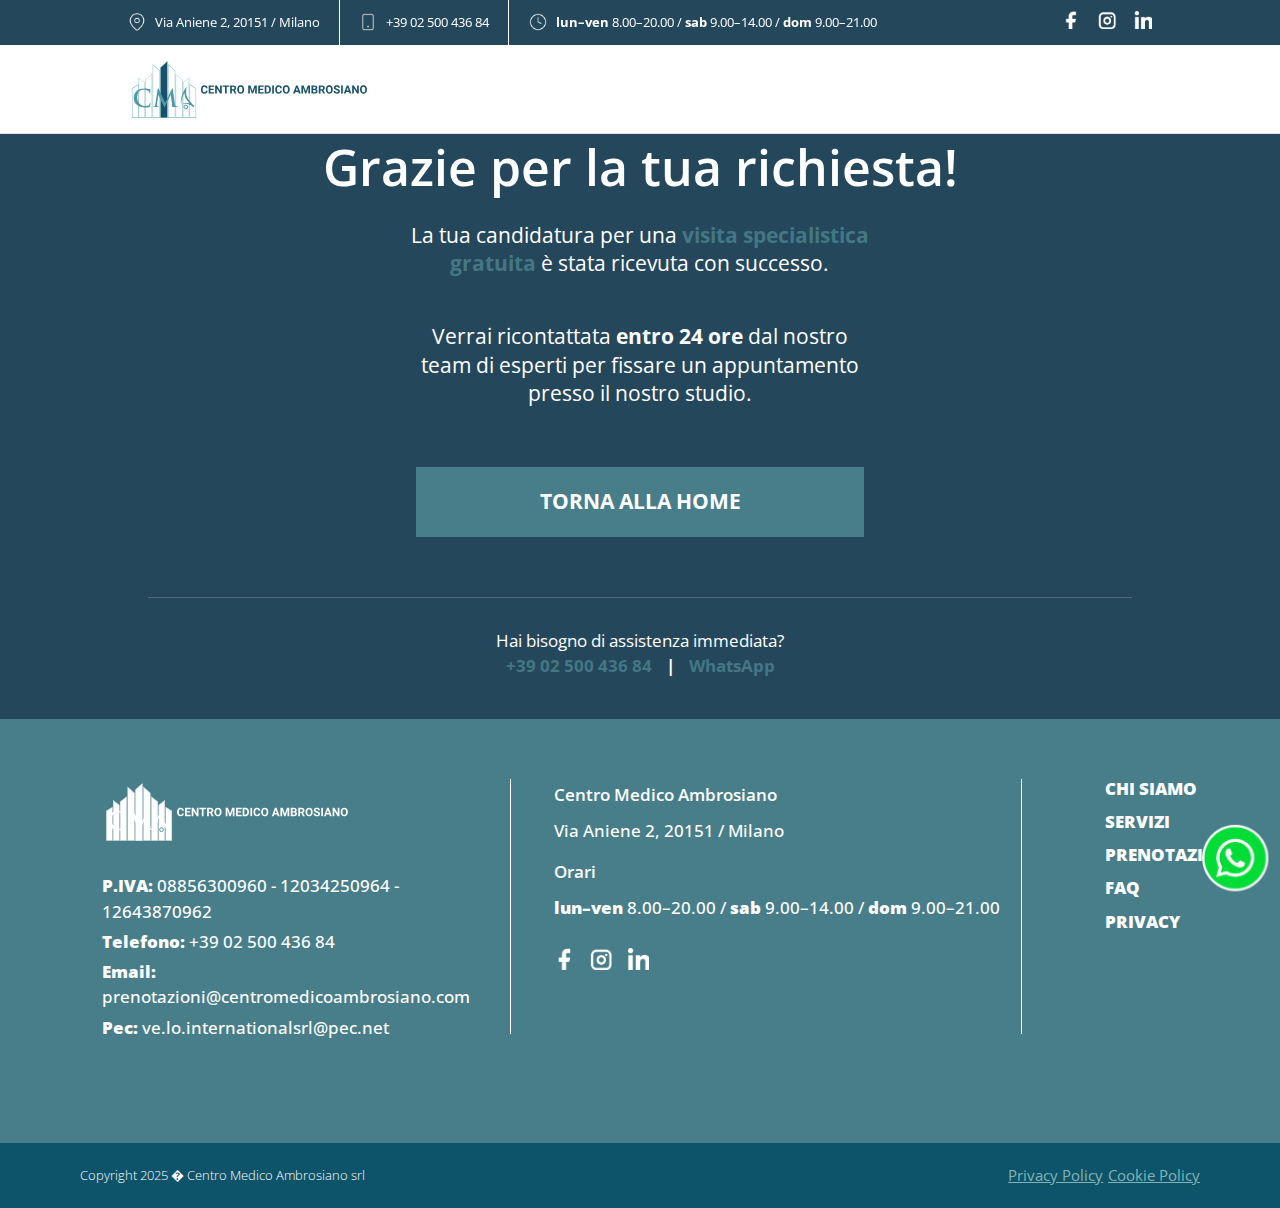
<file: thank-you.html>
<!DOCTYPE html>
<html lang="it-IT">

<head>
	<meta charset="utf-8" />
	<meta content="yrnac2tzgh65s0n0s57dd5opkx0yam" name="facebook-domain-verification" />
	<link
		href="https://fonts.googleapis.com/css2?family=Material+Symbols+Outlined:opsz,wght,FILL,GRAD@20..48,100..700,0..1,-50..200"
		rel="stylesheet" />
	<script src="js/8bd0291f-4b76-47e3-b0d0-87af947e23fb.js" type="text/javascript"></script>
	<meta content="index, follow, max-image-preview:large, max-snippet:-1, max-video-preview:-1" name="robots" />
	<meta content="width=device-width, initial-scale=1" name="viewport" />
	<!-- This site is optimized with the Yoast SEO plugin v26.9 - https://yoast.com/product/yoast-seo-wordpress/ -->
	<title>Fotona - Centro Medico Ambrosiano</title>
	<link href="https://centromedicoambrosiano.com/fotona/" rel="canonical" />
	<meta content="it_IT" property="og:locale" />
	<meta content="article" property="og:type" />
	<meta content="Fotona - Centro Medico Ambrosiano" property="og:title" />
	<meta
		content="Soffri di problemi di incontinenza o di secchezza vaginale? SCOPRI IL TRATTAMENTO LASER FOTONA SMOOTH Il nostro trattamento Laser Fotona SMOOTH offre una soluzione delicata ma efficace, senza ricorrere a interventi invasivi. Prenota una visita ginecologica gratuita per scoprire se fa al caso tuo. SCOPRI DI PIÙ Guarda il video e scopri il Potere Rigenerante ... Leggi tutto"
		property="og:description" />
	<meta content="https://centromedicoambrosiano.com/fotona/" property="og:url" />
	<meta content="Centro Medico Ambrosiano" property="og:site_name" />
	<meta content="2026-02-04T09:01:32+00:00" property="article:modified_time" />
	<meta content="summary_large_image" name="twitter:card" />
	<meta content="Tempo di lettura stimato" name="twitter:label1" />
	<meta content="5 minuti" name="twitter:data1" />
	<script class="yoast-schema-graph"
		type="application/ld+json">{"@context":"https://schema.org","@graph":[{"@type":"WebPage","@id":"https://centromedicoambrosiano.com/fotona/","url":"https://centromedicoambrosiano.com/fotona/","name":"Fotona - Centro Medico Ambrosiano","isPartOf":{"@id":"https://centromedicoambrosiano.com/#website"},"datePublished":"2025-09-29T13:09:52+00:00","dateModified":"2026-02-04T09:01:32+00:00","breadcrumb":{"@id":"https://centromedicoambrosiano.com/fotona/#breadcrumb"},"inLanguage":"it-IT","potentialAction":[{"@type":"ReadAction","target":["https://centromedicoambrosiano.com/fotona/"]}]},{"@type":"BreadcrumbList","@id":"https://centromedicoambrosiano.com/fotona/#breadcrumb","itemListElement":[{"@type":"ListItem","position":1,"name":"Home","item":"https://centromedicoambrosiano.com/"},{"@type":"ListItem","position":2,"name":"Fotona"}]},{"@type":"WebSite","@id":"https://centromedicoambrosiano.com/#website","url":"https://centromedicoambrosiano.com/","name":"Centro Medico Ambrosiano","description":"","publisher":{"@id":"https://centromedicoambrosiano.com/#organization"},"potentialAction":[{"@type":"SearchAction","target":{"@type":"EntryPoint","urlTemplate":"https://centromedicoambrosiano.com/?s={search_term_string}"},"query-input":{"@type":"PropertyValueSpecification","valueRequired":true,"valueName":"search_term_string"}}],"inLanguage":"it-IT"},{"@type":"Organization","@id":"https://centromedicoambrosiano.com/#organization","name":"Centro Medico Ambrosiano","url":"https://centromedicoambrosiano.com/","logo":{"@type":"ImageObject","inLanguage":"it-IT","@id":"https://centromedicoambrosiano.com/#/schema/logo/image/","url":"https://centromedicoambrosiano.com/wp-content/uploads/2025/08/logoCentro Medico Ambrosiano.webp","contentUrl":"https://centromedicoambrosiano.com/wp-content/uploads/2025/08/logoCentro Medico Ambrosiano.webp","width":600,"height":103,"caption":"Centro Medico Ambrosiano"},"image":{"@id":"https://centromedicoambrosiano.com/#/schema/logo/image/"}}]}</script>
	<!-- / Yoast SEO plugin. -->
</head>

<body
	class="wp-singular page-template-default page page-id-43 wp-custom-logo wp-embed-responsive wp-theme-generatepress wp-child-theme-generatepress_child sticky-menu-fade no-sidebar nav-below-header separate-containers header-aligned-left dropdown-hover full-width-content"
	data-rsssl="1" itemscope="" itemtype="https://schema.org/WebPage">
	<div class="topbar" id="topbar">
		<div class="infoTopbar">
			<div class="boxInfo">
				<img alt="" class="iconTopbar" src="images/iconMap.webp" width="100" height="100" />
				<p class="textInfo text--white fw-light">Via Aniene 2, 20151 / Milano</p>
			</div>
			<div class="boxInfo">
				<img alt="" class="iconTopbar" src="images/iconSmartphone.webp" width="100" height="100" />
				<p class="textInfo text--white fw-light"><a href="tel:+390250043684">+39 02 500 436 84</a></p>
			</div>
			<div class="boxInfo">
				<img alt="" class="iconTopbar" src="images/iconClock.webp" width="100" height="100" />
				<p class="textInfo text--white fw-light"><span class="fw-bold">lun–ven</span> 8.00–20.00 / <span
						class="fw-bold">sab</span> 9.00–14.00 / <span class="fw-bold">dom</span> 9.00–21.00</p>
			</div>
		</div>
		<div class="socialTopbar">
			<a class="linkSocial" href="https://www.facebook.com/polispecialisticoaniene"><img
					alt="Centro Medico Ambrosiano" class="iconSocial" height="100" src="images/facebook.webp"
					width="100" /></a>
			<a class="linkSocial" href="https://www.instagram.com/centromedicoambrosiano/"><img
					alt="Centro Medico Ambrosiano" class="iconSocial" height="100" src="images/instagram.webp"
					width="100" /></a>
			<a class="linkSocial" href="https://www.linkedin.com/in/domenico-romeo-97979b2a2/"><img
					alt="Centro Medico Ambrosiano" class="iconSocial" height="100" src="images/linkedin.webp"
					width="100" /></a>
		</div>
	</div>
	<link crossorigin="" href="https://fonts.gstatic.com" rel="preconnect" />
	<link crossorigin="" href="https://fonts.googleapis.com" rel="preconnect" />
	<link href="https://centromedicoambrosiano.com/feed/" rel="alternate" title="Centro Medico Ambrosiano � Feed"
		type="application/rss+xml" />
	<link href="https://centromedicoambrosiano.com/comments/feed/" rel="alternate"
		title="Centro Medico Ambrosiano � Feed dei commenti" type="application/rss+xml" />
	<div class="header" id="header">
		<div class="gridHeader">
			<a class="linkLogoMenu" href="../../../index.html"><img alt="Centro Medico Ambrosiano" class="logoHeader"
					height="129" src="images/CMA_logo_menu.svg" width="750" /></a>

		</div>
	</div>
	</div>
	</div>
	<link
		href="https://centromedicoambrosiano.com/wp-json/oembed/1.0/embed?url=https%3A%2F%2Fcentromedicoambrosiano.com%2Ffotona%2F"
		rel="alternate" title="oEmbed (JSON)" type="application/json+oembed" />
	<link
		href="https://centromedicoambrosiano.com/wp-json/oembed/1.0/embed?url=https%3A%2F%2Fcentromedicoambrosiano.com%2Ffotona%2F&amp;format=xml"
		rel="alternate" title="oEmbed (XML)" type="text/xml+oembed" />
	<style id="wp-img-auto-sizes-contain-inline-css">
		img:is([sizes=auto i], [sizes^="auto," i]) {
			contain-intrinsic-size: 3000px 1500px
		}

		/*# sourceURL=wp-img-auto-sizes-contain-inline-css */
	</style>
	<style id="wp-emoji-styles-inline-css">
		img.wp-smiley,
		img.emoji {
			display: inline !important;
			border: none !important;
			box-shadow: none !important;
			height: 1em !important;
			width: 1em !important;
			margin: 0 0.07em !important;
			vertical-align: -0.1em !important;
			background: none !important;
			padding: 0 !important;
		}

		/*# sourceURL=wp-emoji-styles-inline-css */
	</style>
	<style id="wp-block-library-inline-css">
		:root {
			--wp-block-synced-color: #7a00df;
			--wp-block-synced-color--rgb: 122, 0, 223;
			--wp-bound-block-color: var(--wp-block-synced-color);
			--wp-editor-canvas-background: #ddd;
			--wp-admin-theme-color: #007cba;
			--wp-admin-theme-color--rgb: 0, 124, 186;
			--wp-admin-theme-color-darker-10: #006ba1;
			--wp-admin-theme-color-darker-10--rgb: 0, 107, 160.5;
			--wp-admin-theme-color-darker-20: #005a87;
			--wp-admin-theme-color-darker-20--rgb: 0, 90, 135;
			--wp-admin-border-width-focus: 2px
		}

		@media (min-resolution:192dpi) {
			:root {
				--wp-admin-border-width-focus: 1.5px
			}
		}

		.wp-element-button {
			cursor: pointer
		}

		:root .has-very-light-gray-background-color {
			background-color: #eee
		}

		:root .has-very-dark-gray-background-color {
			background-color: #313131
		}

		:root .has-very-light-gray-color {
			color: #eee
		}

		:root .has-very-dark-gray-color {
			color: #313131
		}

		:root .has-vivid-green-cyan-to-vivid-cyan-blue-gradient-background {
			background: linear-gradient(135deg, #00d084, #0693e3)
		}

		:root .has-purple-crush-gradient-background {
			background: linear-gradient(135deg, #34e2e4, #4721fb 50%, #ab1dfe)
		}

		:root .has-hazy-dawn-gradient-background {
			background: linear-gradient(135deg, #faaca8, #dad0ec)
		}

		:root .has-subdued-olive-gradient-background {
			background: linear-gradient(135deg, #fafae1, #67a671)
		}

		:root .has-atomic-cream-gradient-background {
			background: linear-gradient(135deg, #fdd79a, #004a59)
		}

		:root .has-nightshade-gradient-background {
			background: linear-gradient(135deg, #330968, #31cdcf)
		}

		:root .has-midnight-gradient-background {
			background: linear-gradient(135deg, #020381, #2874fc)
		}

		:root {
			--wp--preset--font-size--normal: 16px;
			--wp--preset--font-size--huge: 42px
		}

		.has-regular-font-size {
			font-size: 1em
		}

		.has-larger-font-size {
			font-size: 2.625em
		}

		.has-normal-font-size {
			font-size: var(--wp--preset--font-size--normal)
		}

		.has-huge-font-size {
			font-size: var(--wp--preset--font-size--huge)
		}

		.has-text-align-center {
			text-align: center
		}

		.has-text-align-left {
			text-align: left
		}

		.has-text-align-right {
			text-align: right
		}

		.has-fit-text {
			white-space: nowrap !important
		}

		#end-resizable-editor-section {
			display: none
		}

		.aligncenter {
			clear: both
		}

		.items-justified-left {
			justify-content: flex-start
		}

		.items-justified-center {
			justify-content: center
		}

		.items-justified-right {
			justify-content: flex-end
		}

		.items-justified-space-between {
			justify-content: space-between
		}

		.screen-reader-text {
			border: 0;
			clip-path: inset(50%);
			height: 1px;
			margin: -1px;
			overflow: hidden;
			padding: 0;
			position: absolute;
			width: 1px;
			word-wrap: normal !important
		}

		.screen-reader-text:focus {
			background-color: #ddd;
			clip-path: none;
			color: #444;
			display: block;
			font-size: 1em;
			height: auto;
			left: 5px;
			line-height: normal;
			padding: 15px 23px 14px;
			text-decoration: none;
			top: 5px;
			width: auto;
			z-index: 100000
		}

		html :where(.has-border-color) {
			border-style: solid
		}

		html :where([style*=border-top-color]) {
			border-top-style: solid
		}

		html :where([style*=border-right-color]) {
			border-right-style: solid
		}

		html :where([style*=border-bottom-color]) {
			border-bottom-style: solid
		}

		html :where([style*=border-left-color]) {
			border-left-style: solid
		}

		html :where([style*=border-width]) {
			border-style: solid
		}

		html :where([style*=border-top-width]) {
			border-top-style: solid
		}

		html :where([style*=border-right-width]) {
			border-right-style: solid
		}

		html :where([style*=border-bottom-width]) {
			border-bottom-style: solid
		}

		html :where([style*=border-left-width]) {
			border-left-style: solid
		}

		html :where(img[class*=wp-image-]) {
			height: auto;
			max-width: 100%
		}

		:where(figure) {
			margin: 0 0 1em
		}

		html :where(.is-position-sticky) {
			--wp-admin--admin-bar--position-offset: var(--wp-admin--admin-bar--height, 0px)
		}

		@media screen and (max-width:600px) {
			html :where(.is-position-sticky) {
				--wp-admin--admin-bar--position-offset: 0px
			}
		}

		/*# sourceURL=wp-block-library-inline-css */
	</style>
	<style id="classic-theme-styles-inline-css">
		/*! This file is auto-generated */
		.wp-block-button__link {
			color: #fff;
			background-color: #32373c;
			border-radius: 9999px;
			box-shadow: none;
			text-decoration: none;
			padding: calc(.667em + 2px) calc(1.333em + 2px);
			font-size: 1.125em
		}

		.wp-block-file__button {
			background: #32373c;
			color: #fff;
			text-decoration: none
		}

		/*# sourceURL=/wp-includes/css/classic-themes.min.css */
	</style>
	<style id="global-styles-inline-css">
		:root {
			--wp--preset--aspect-ratio--square: 1;
			--wp--preset--aspect-ratio--4-3: 4/3;
			--wp--preset--aspect-ratio--3-4: 3/4;
			--wp--preset--aspect-ratio--3-2: 3/2;
			--wp--preset--aspect-ratio--2-3: 2/3;
			--wp--preset--aspect-ratio--16-9: 16/9;
			--wp--preset--aspect-ratio--9-16: 9/16;
			--wp--preset--color--black: #000000;
			--wp--preset--color--cyan-bluish-gray: #abb8c3;
			--wp--preset--color--white: #ffffff;
			--wp--preset--color--pale-pink: #f78da7;
			--wp--preset--color--vivid-red: #cf2e2e;
			--wp--preset--color--luminous-vivid-orange: #ff6900;
			--wp--preset--color--luminous-vivid-amber: #fcb900;
			--wp--preset--color--light-green-cyan: #7bdcb5;
			--wp--preset--color--vivid-green-cyan: #00d084;
			--wp--preset--color--pale-cyan-blue: #8ed1fc;
			--wp--preset--color--vivid-cyan-blue: #0693e3;
			--wp--preset--color--vivid-purple: #9b51e0;
			--wp--preset--color--contrast: var(--contrast);
			--wp--preset--color--contrast-2: var(--contrast-2);
			--wp--preset--color--contrast-3: var(--contrast-3);
			--wp--preset--color--base: var(--base);
			--wp--preset--color--base-2: var(--base-2);
			--wp--preset--color--base-3: var(--base-3);
			--wp--preset--color--accent: var(--accent);
			--wp--preset--gradient--vivid-cyan-blue-to-vivid-purple: linear-gradient(135deg, rgb(6, 147, 227) 0%, rgb(155, 81, 224) 100%);
			--wp--preset--gradient--light-green-cyan-to-vivid-green-cyan: linear-gradient(135deg, rgb(122, 220, 180) 0%, rgb(0, 208, 130) 100%);
			--wp--preset--gradient--luminous-vivid-amber-to-luminous-vivid-orange: linear-gradient(135deg, rgb(252, 185, 0) 0%, rgb(255, 105, 0) 100%);
			--wp--preset--gradient--luminous-vivid-orange-to-vivid-red: linear-gradient(135deg, rgb(255, 105, 0) 0%, rgb(207, 46, 46) 100%);
			--wp--preset--gradient--very-light-gray-to-cyan-bluish-gray: linear-gradient(135deg, rgb(238, 238, 238) 0%, rgb(169, 184, 195) 100%);
			--wp--preset--gradient--cool-to-warm-spectrum: linear-gradient(135deg, rgb(74, 234, 220) 0%, rgb(151, 120, 209) 20%, rgb(207, 42, 186) 40%, rgb(238, 44, 130) 60%, rgb(251, 105, 98) 80%, rgb(254, 248, 76) 100%);
			--wp--preset--gradient--blush-light-purple: linear-gradient(135deg, rgb(255, 206, 236) 0%, rgb(152, 150, 240) 100%);
			--wp--preset--gradient--blush-bordeaux: linear-gradient(135deg, rgb(254, 205, 165) 0%, rgb(254, 45, 45) 50%, rgb(107, 0, 62) 100%);
			--wp--preset--gradient--luminous-dusk: linear-gradient(135deg, rgb(255, 203, 112) 0%, rgb(199, 81, 192) 50%, rgb(65, 88, 208) 100%);
			--wp--preset--gradient--pale-ocean: linear-gradient(135deg, rgb(255, 245, 203) 0%, rgb(182, 227, 212) 50%, rgb(51, 167, 181) 100%);
			--wp--preset--gradient--electric-grass: linear-gradient(135deg, rgb(202, 248, 128) 0%, rgb(113, 206, 126) 100%);
			--wp--preset--gradient--midnight: linear-gradient(135deg, rgb(2, 3, 129) 0%, rgb(40, 116, 252) 100%);
			--wp--preset--font-size--small: 13px;
			--wp--preset--font-size--medium: 20px;
			--wp--preset--font-size--large: 36px;
			--wp--preset--font-size--x-large: 42px;
			--wp--preset--spacing--20: 0.44rem;
			--wp--preset--spacing--30: 0.67rem;
			--wp--preset--spacing--40: 1rem;
			--wp--preset--spacing--50: 1.5rem;
			--wp--preset--spacing--60: 2.25rem;
			--wp--preset--spacing--70: 3.38rem;
			--wp--preset--spacing--80: 5.06rem;
			--wp--preset--shadow--natural: 6px 6px 9px rgba(0, 0, 0, 0.2);
			--wp--preset--shadow--deep: 12px 12px 50px rgba(0, 0, 0, 0.4);
			--wp--preset--shadow--sharp: 6px 6px 0px rgba(0, 0, 0, 0.2);
			--wp--preset--shadow--outlined: 6px 6px 0px -3px rgb(255, 255, 255), 6px 6px rgb(0, 0, 0);
			--wp--preset--shadow--crisp: 6px 6px 0px rgb(0, 0, 0);
		}

		:where(.is-layout-flex) {
			gap: 0.5em;
		}

		:where(.is-layout-grid) {
			gap: 0.5em;
		}

		body .is-layout-flex {
			display: flex;
		}

		.is-layout-flex {
			flex-wrap: wrap;
			align-items: center;
		}

		.is-layout-flex> :is(*, div) {
			margin: 0;
		}

		body .is-layout-grid {
			display: grid;
		}

		.is-layout-grid> :is(*, div) {
			margin: 0;
		}

		:where(.wp-block-columns.is-layout-flex) {
			gap: 2em;
		}

		:where(.wp-block-columns.is-layout-grid) {
			gap: 2em;
		}

		:where(.wp-block-post-template.is-layout-flex) {
			gap: 1.25em;
		}

		:where(.wp-block-post-template.is-layout-grid) {
			gap: 1.25em;
		}

		.has-black-color {
			color: var(--wp--preset--color--black) !important;
		}

		.has-cyan-bluish-gray-color {
			color: var(--wp--preset--color--cyan-bluish-gray) !important;
		}

		.has-white-color {
			color: var(--wp--preset--color--white) !important;
		}

		.has-pale-pink-color {
			color: var(--wp--preset--color--pale-pink) !important;
		}

		.has-vivid-red-color {
			color: var(--wp--preset--color--vivid-red) !important;
		}

		.has-luminous-vivid-orange-color {
			color: var(--wp--preset--color--luminous-vivid-orange) !important;
		}

		.has-luminous-vivid-amber-color {
			color: var(--wp--preset--color--luminous-vivid-amber) !important;
		}

		.has-light-green-cyan-color {
			color: var(--wp--preset--color--light-green-cyan) !important;
		}

		.has-vivid-green-cyan-color {
			color: var(--wp--preset--color--vivid-green-cyan) !important;
		}

		.has-pale-cyan-blue-color {
			color: var(--wp--preset--color--pale-cyan-blue) !important;
		}

		.has-vivid-cyan-blue-color {
			color: var(--wp--preset--color--vivid-cyan-blue) !important;
		}

		.has-vivid-purple-color {
			color: var(--wp--preset--color--vivid-purple) !important;
		}

		.has-black-background-color {
			background-color: var(--wp--preset--color--black) !important;
		}

		.has-cyan-bluish-gray-background-color {
			background-color: var(--wp--preset--color--cyan-bluish-gray) !important;
		}

		.has-white-background-color {
			background-color: var(--wp--preset--color--white) !important;
		}

		.has-pale-pink-background-color {
			background-color: var(--wp--preset--color--pale-pink) !important;
		}

		.has-vivid-red-background-color {
			background-color: var(--wp--preset--color--vivid-red) !important;
		}

		.has-luminous-vivid-orange-background-color {
			background-color: var(--wp--preset--color--luminous-vivid-orange) !important;
		}

		.has-luminous-vivid-amber-background-color {
			background-color: var(--wp--preset--color--luminous-vivid-amber) !important;
		}

		.has-light-green-cyan-background-color {
			background-color: var(--wp--preset--color--light-green-cyan) !important;
		}

		.has-vivid-green-cyan-background-color {
			background-color: var(--wp--preset--color--vivid-green-cyan) !important;
		}

		.has-pale-cyan-blue-background-color {
			background-color: var(--wp--preset--color--pale-cyan-blue) !important;
		}

		.has-vivid-cyan-blue-background-color {
			background-color: var(--wp--preset--color--vivid-cyan-blue) !important;
		}

		.has-vivid-purple-background-color {
			background-color: var(--wp--preset--color--vivid-purple) !important;
		}

		.has-black-border-color {
			border-color: var(--wp--preset--color--black) !important;
		}

		.has-cyan-bluish-gray-border-color {
			border-color: var(--wp--preset--color--cyan-bluish-gray) !important;
		}

		.has-white-border-color {
			border-color: var(--wp--preset--color--white) !important;
		}

		.has-pale-pink-border-color {
			border-color: var(--wp--preset--color--pale-pink) !important;
		}

		.has-vivid-red-border-color {
			border-color: var(--wp--preset--color--vivid-red) !important;
		}

		.has-luminous-vivid-orange-border-color {
			border-color: var(--wp--preset--color--luminous-vivid-orange) !important;
		}

		.has-luminous-vivid-amber-border-color {
			border-color: var(--wp--preset--color--luminous-vivid-amber) !important;
		}

		.has-light-green-cyan-border-color {
			border-color: var(--wp--preset--color--light-green-cyan) !important;
		}

		.has-vivid-green-cyan-border-color {
			border-color: var(--wp--preset--color--vivid-green-cyan) !important;
		}

		.has-pale-cyan-blue-border-color {
			border-color: var(--wp--preset--color--pale-cyan-blue) !important;
		}

		.has-vivid-cyan-blue-border-color {
			border-color: var(--wp--preset--color--vivid-cyan-blue) !important;
		}

		.has-vivid-purple-border-color {
			border-color: var(--wp--preset--color--vivid-purple) !important;
		}

		.has-vivid-cyan-blue-to-vivid-purple-gradient-background {
			background: var(--wp--preset--gradient--vivid-cyan-blue-to-vivid-purple) !important;
		}

		.has-light-green-cyan-to-vivid-green-cyan-gradient-background {
			background: var(--wp--preset--gradient--light-green-cyan-to-vivid-green-cyan) !important;
		}

		.has-luminous-vivid-amber-to-luminous-vivid-orange-gradient-background {
			background: var(--wp--preset--gradient--luminous-vivid-amber-to-luminous-vivid-orange) !important;
		}

		.has-luminous-vivid-orange-to-vivid-red-gradient-background {
			background: var(--wp--preset--gradient--luminous-vivid-orange-to-vivid-red) !important;
		}

		.has-very-light-gray-to-cyan-bluish-gray-gradient-background {
			background: var(--wp--preset--gradient--very-light-gray-to-cyan-bluish-gray) !important;
		}

		.has-cool-to-warm-spectrum-gradient-background {
			background: var(--wp--preset--gradient--cool-to-warm-spectrum) !important;
		}

		.has-blush-light-purple-gradient-background {
			background: var(--wp--preset--gradient--blush-light-purple) !important;
		}

		.has-blush-bordeaux-gradient-background {
			background: var(--wp--preset--gradient--blush-bordeaux) !important;
		}

		.has-luminous-dusk-gradient-background {
			background: var(--wp--preset--gradient--luminous-dusk) !important;
		}

		.has-pale-ocean-gradient-background {
			background: var(--wp--preset--gradient--pale-ocean) !important;
		}

		.has-electric-grass-gradient-background {
			background: var(--wp--preset--gradient--electric-grass) !important;
		}

		.has-midnight-gradient-background {
			background: var(--wp--preset--gradient--midnight) !important;
		}

		.has-small-font-size {
			font-size: var(--wp--preset--font-size--small) !important;
		}

		.has-medium-font-size {
			font-size: var(--wp--preset--font-size--medium) !important;
		}

		.has-large-font-size {
			font-size: var(--wp--preset--font-size--large) !important;
		}

		.has-x-large-font-size {
			font-size: var(--wp--preset--font-size--x-large) !important;
		}

		/*# sourceURL=global-styles-inline-css */
	</style>

	<link href="css/widget-areas.min.css" id="generate-widget-areas-css" media="all" rel="stylesheet" />
	<link href="css/main.min.css" id="generate-style-css" media="all" rel="stylesheet" />
	<style id="generate-style-inline-css">
		.site-header {
			display: none
		}

		#site-navigation,
		.navigation-clone,
		#mobile-header {
			display: none !important
		}

		#secondary-navigation {
			display: none
		}

		.generate-page-header,
		.page-header-image,
		.page-header-image-single {
			display: none
		}

		body {
			background-color: #ffffff;
			color: var(--contrast);
		}

		a {
			color: var(--accent);
		}

		a {
			text-decoration: underline;
		}

		.entry-title a,
		.site-branding a,
		a.button,
		.wp-block-button__link,
		.main-navigation a {
			text-decoration: none;
		}

		a:hover,
		a:focus,
		a:active {
			color: var(--contrast);
		}

		.wp-block-group__inner-container {
			max-width: 1200px;
			margin-left: auto;
			margin-right: auto;
		}

		:root {
			--contrast: #2C3E42;
			--contrast-2: #6E7E82;
			--contrast-3: #b2b2be;
			--base: #F5F7F7;
			--base-2: #F5F7F7;
			--base-3: #ffffff;
			--accent: #487E89;
		}

		:root .has-contrast-color {
			color: var(--contrast);
		}

		:root .has-contrast-background-color {
			background-color: var(--contrast);
		}

		:root .has-contrast-2-color {
			color: var(--contrast-2);
		}

		:root .has-contrast-2-background-color {
			background-color: var(--contrast-2);
		}

		:root .has-contrast-3-color {
			color: var(--contrast-3);
		}

		:root .has-contrast-3-background-color {
			background-color: var(--contrast-3);
		}

		:root .has-base-color {
			color: var(--base);
		}

		:root .has-base-background-color {
			background-color: var(--base);
		}

		:root .has-base-2-color {
			color: var(--base-2);
		}

		:root .has-base-2-background-color {
			background-color: var(--base-2);
		}

		:root .has-base-3-color {
			color: var(--base-3);
		}

		:root .has-base-3-background-color {
			background-color: var(--base-3);
		}

		:root .has-accent-color {
			color: var(--accent);
		}

		:root .has-accent-background-color {
			background-color: var(--accent);
		}

		.top-bar {
			background-color: #636363;
			color: #ffffff;
		}

		.top-bar a {
			color: #ffffff;
		}

		.top-bar a:hover {
			color: #303030;
		}

		.site-header {
			background-color: var(--base-3);
		}

		.main-title a,
		.main-title a:hover {
			color: var(--contrast);
		}

		.site-description {
			color: var(--contrast-2);
		}

		.mobile-menu-control-wrapper .menu-toggle,
		.mobile-menu-control-wrapper .menu-toggle:hover,
		.mobile-menu-control-wrapper .menu-toggle:focus,
		.has-inline-mobile-toggle #site-navigation.toggled {
			background-color: rgba(0, 0, 0, 0.02);
		}

		.main-navigation,
		.main-navigation ul ul {
			background-color: var(--base-3);
		}

		.main-navigation .main-nav ul li a,
		.main-navigation .menu-toggle,
		.main-navigation .menu-bar-items {
			color: var(--contrast);
		}

		.main-navigation .main-nav ul li:not([class*="current-menu-"]):hover>a,
		.main-navigation .main-nav ul li:not([class*="current-menu-"]):focus>a,
		.main-navigation .main-nav ul li.sfHover:not([class*="current-menu-"])>a,
		.main-navigation .menu-bar-item:hover>a,
		.main-navigation .menu-bar-item.sfHover>a {
			color: var(--accent);
		}

		button.menu-toggle:hover,
		button.menu-toggle:focus {
			color: var(--contrast);
		}

		.main-navigation .main-nav ul li[class*="current-menu-"]>a {
			color: var(--accent);
		}

		.navigation-search input[type="search"],
		.navigation-search input[type="search"]:active,
		.navigation-search input[type="search"]:focus,
		.main-navigation .main-nav ul li.search-item.active>a,
		.main-navigation .menu-bar-items .search-item.active>a {
			color: var(--accent);
		}

		.main-navigation ul ul {
			background-color: var(--base);
		}

		.separate-containers .inside-article,
		.separate-containers .comments-area,
		.separate-containers .page-header,
		.one-container .container,
		.separate-containers .paging-navigation,
		.inside-page-header {
			background-color: var(--base-3);
		}

		.entry-title a {
			color: var(--contrast);
		}

		.entry-title a:hover {
			color: var(--contrast-2);
		}

		.entry-meta {
			color: var(--contrast-2);
		}

		.sidebar .widget {
			background-color: var(--base-3);
		}

		.footer-widgets {
			background-color: var(--base-3);
		}

		.site-info {
			color: #ffffff;
			background-color: #0D5369;
		}

		.site-info a {
			color: #82B4B6;
		}

		.site-info a:hover {
			color: #82B4B6;
		}

		.footer-bar .widget_nav_menu .current-menu-item a {
			color: #82B4B6;
		}

		input[type="text"],
		input[type="email"],
		input[type="url"],
		input[type="password"],
		input[type="search"],
		input[type="tel"],
		input[type="number"],
		textarea,
		select {
			color: var(--contrast);
			background-color: var(--base-2);
			border-color: var(--base);
		}

		input[type="text"]:focus,
		input[type="email"]:focus,
		input[type="url"]:focus,
		input[type="password"]:focus,
		input[type="search"]:focus,
		input[type="tel"]:focus,
		input[type="number"]:focus,
		textarea:focus,
		select:focus {
			color: var(--contrast);
			background-color: var(--base-2);
			border-color: var(--contrast-3);
		}

		button,
		html input[type="button"],
		input[type="reset"],
		input[type="submit"],
		a.button,
		a.wp-block-button__link:not(.has-background) {
			color: #ffffff;
			background-color: #55555e;
		}

		button:hover,
		html input[type="button"]:hover,
		input[type="reset"]:hover,
		input[type="submit"]:hover,
		a.button:hover,
		button:focus,
		html input[type="button"]:focus,
		input[type="reset"]:focus,
		input[type="submit"]:focus,
		a.button:focus,
		a.wp-block-button__link:not(.has-background):active,
		a.wp-block-button__link:not(.has-background):focus,
		a.wp-block-button__link:not(.has-background):hover {
			color: #ffffff;
			background-color: #3f4047;
		}

		a.generate-back-to-top {
			background-color: rgba(0, 0, 0, 0.4);
			color: #ffffff;
		}

		a.generate-back-to-top:hover,
		a.generate-back-to-top:focus {
			background-color: rgba(0, 0, 0, 0.6);
			color: #ffffff;
		}

		:root {
			--gp-search-modal-bg-color: var(--base-3);
			--gp-search-modal-text-color: var(--contrast);
			--gp-search-modal-overlay-bg-color: rgba(0, 0, 0, 0.2);
		}

		@media (max-width: 768px) {

			.main-navigation .menu-bar-item:hover>a,
			.main-navigation .menu-bar-item.sfHover>a {
				background: none;
				color: var(--contrast);
			}
		}

		.nav-below-header .main-navigation .inside-navigation.grid-container,
		.nav-above-header .main-navigation .inside-navigation.grid-container {
			padding: 0px 20px 0px 20px;
		}

		.site-main .wp-block-group__inner-container {
			padding: 40px;
		}

		.separate-containers .paging-navigation {
			padding-top: 20px;
			padding-bottom: 20px;
		}

		.entry-content .alignwide,
		body:not(.no-sidebar) .entry-content .alignfull {
			margin-left: -40px;
			width: calc(100% + 80px);
			max-width: calc(100% + 80px);
		}

		.rtl .menu-item-has-children .dropdown-menu-toggle {
			padding-left: 20px;
		}

		.rtl .main-navigation .main-nav ul li.menu-item-has-children>a {
			padding-right: 20px;
		}

		@media (max-width:768px) {

			.separate-containers .inside-article,
			.separate-containers .comments-area,
			.separate-containers .page-header,
			.separate-containers .paging-navigation,
			.one-container .site-content,
			.inside-page-header {
				padding: 30px;
			}

			.site-main .wp-block-group__inner-container {
				padding: 30px;
			}

			.inside-top-bar {
				padding-right: 30px;
				padding-left: 30px;
			}

			.inside-header {
				padding-right: 30px;
				padding-left: 30px;
			}

			.widget-area .widget {
				padding-top: 30px;
				padding-right: 30px;
				padding-bottom: 30px;
				padding-left: 30px;
			}

			.footer-widgets-container {
				padding-top: 30px;
				padding-right: 30px;
				padding-bottom: 30px;
				padding-left: 30px;
			}

			.inside-site-info {
				padding-right: 30px;
				padding-left: 30px;
			}

			.entry-content .alignwide,
			body:not(.no-sidebar) .entry-content .alignfull {
				margin-left: -30px;
				width: calc(100% + 60px);
				max-width: calc(100% + 60px);
			}

			.one-container .site-main .paging-navigation {
				margin-bottom: 20px;
			}
		}

		/* End cached CSS */
		.is-right-sidebar {
			width: 30%;
		}

		.is-left-sidebar {
			width: 30%;
		}

		.site-content .content-area {
			width: 100%;
		}

		@media (max-width: 768px) {

			.main-navigation .menu-toggle,
			.sidebar-nav-mobile:not(#sticky-placeholder) {
				display: block;
			}

			.main-navigation ul,
			.gen-sidebar-nav,
			.main-navigation:not(.slideout-navigation):not(.toggled) .main-nav>ul,
			.has-inline-mobile-toggle #site-navigation .inside-navigation>*:not(.navigation-search):not(.main-nav) {
				display: none;
			}

			.nav-align-right .inside-navigation,
			.nav-align-center .inside-navigation {
				justify-content: space-between;
			}
		}

		.dynamic-author-image-rounded {
			border-radius: 100%;
		}

		.dynamic-featured-image,
		.dynamic-author-image {
			vertical-align: middle;
		}

		.one-container.blog .dynamic-content-template:not(:last-child),
		.one-container.archive .dynamic-content-template:not(:last-child) {
			padding-bottom: 0px;
		}

		.dynamic-entry-excerpt>p:last-child {
			margin-bottom: 0px;
		}

		/*# sourceURL=generate-style-inline-css */
	</style>
	<link href="css/style.css" id="generate-child-css" media="all" rel="stylesheet" />
	<link
		href="https://fonts.googleapis.com/css?family=Open+Sans%3A300%2C400%2C500%2C600%2C700%2C800&amp;display=auto&amp;ver=3.6.1"
		id="generate-google-fonts-css" media="all" rel="stylesheet" />
	<script id="jquery-core-js" src="js/jquery.min.js"></script>
	<script id="jquery-migrate-js" src="js/jquery-migrate.min.js"></script>
	<link href="https://centromedicoambrosiano.com/wp-json/" rel="https://api.w.org/" />
	<link href="https://centromedicoambrosiano.com/wp-json/wp/v2/pages/43" rel="alternate" title="JSON"
		type="application/json" />
	<link href="https://centromedicoambrosiano.com/xmlrpc.php?rsd" rel="EditURI" title="RSD"
		type="application/rsd+xml" />
	<meta content="WordPress 6.9.1" name="generator" />
	<link href="https://centromedicoambrosiano.com/?p=43" rel="shortlink" />
	<!-- Google Tag Manager -->
	<script>(function (w, d, s, l, i) {
			w[l] = w[l] || []; w[l].push({
				'gtm.start':
					new Date().getTime(), event: 'gtm.js'
			}); var f = d.getElementsByTagName(s)[0],
				j = d.createElement(s), dl = l != 'dataLayer' ? '&l=' + l : ''; j.async = true; j.src =
					'https://www.googletagmanager.com/gtm.js?id=' + i + dl; f.parentNode.insertBefore(j, f);
		})(window, document, 'script', 'dataLayer', 'GTM-WJGC7BC9');</script>
	<!-- End Google Tag Manager -->
	<link href="images/cropped-favicon-Centro Medico Ambrosiano-32x32.webp" rel="icon" sizes="32x32" />
	<link href="images/cropped-favicon-Centro Medico Ambrosiano-192x192.webp" rel="icon" sizes="192x192" />
	<link href="images/cropped-favicon-Centro Medico Ambrosiano-180x180.webp" rel="apple-touch-icon" />
	<meta
		content="https://centromedicoambrosiano.com/wp-content/uploads/2025/10/cropped-favicon-Centro Medico Ambrosiano-270x270.webp"
		name="msapplication-TileImage" />
	<link href="css/dashicons.min.css" id="dashicons-css" media="all" rel="stylesheet" />

	<link href="css/customFotona.css?v=3" id="custom-fotona-styling-css" media="all" rel="stylesheet" />
	<!-- Google Tag Manager (noscript) -->
	<noscript><iframe height="0" src="https://www.googletagmanager.com/ns.html?id=GTM-WJGC7BC9"
			style="display:none;visibility:hidden" width="0"></iframe></noscript>
	<!-- End Google Tag Manager (noscript) --><a class="screen-reader-text skip-link" href="#content"
		title="Vai al contenuto">Vai al contenuto</a>
	<div class="site grid-container container hfeed" id="page">
		<div class="site-content" id="content">
			<div class="content-area" id="primary">
				<main class="site-main" id="main">
					<article class="post-43 page type-page status-publish" id="post-43" itemscope=""
						itemtype="https://schema.org/CreativeWork">
						<div class="inside-article">
							<div class="entry-content" itemprop="text">
								<div class="hero"
									style="min-height: 60vh; display: flex; align-items: center; justify-content: center; background-image: none; background-color: var(--teal);">
									<div class="container-lg" style="text-align: center; padding: 40px 20px;">
										<span class="material-symbols-outlined text--aqua"
											style="font-size: 80px; margin-bottom: 20px;">check_circle</span>
										<style>
											/* Hide Cookie Policy banner on thank you page */
											#iubenda-cs-banner {
												display: none !important;
											}

											.iubenda-cs-default-floating {
												display: none !important;
											}
										</style>
										<h1 class="titleHero text--white"
											style="text-align: center; width: 100% !important; margin: 0 auto;">Grazie
											per la tua
											richiesta!</h1>
										<h2 class="subtitleHero text--white fw-light"
											style="padding-bottom: 20px; max-width: 800px; margin: 0 auto;">
											La tua candidatura per una <strong class="text--aqua fw-bold">visita
												specialistica gratuita</strong> è stata ricevuta con successo.
										</h2>
										<br>
										<p class="textHero text--white fw-light"
											style="max-width: 800px; margin: 0 auto; padding-bottom: 40px;">
											Verrai ricontattata <strong class="text--white fw-bold">entro 24
												ore</strong> dal nostro team di esperti per fissare un appuntamento
											presso il nostro studio.
										</p>

										<a class="btn btn--aqua" href="index.html"
											style="display: inline-block; margin-top: 20px;"><strong
												class="fw-bold">TORNA ALLA HOME</strong></a>

										<div
											style="margin-top: 60px; padding-top: 30px; border-top: 1px solid rgba(255,255,255,0.2);">
											<p class="text--white fw-light" style="margin-bottom: 10px;">Hai bisogno di
												assistenza immediata?</p>
											<p class="text--white fw-bold">
												<a href="tel:+390250043684" class="text--aqua"
													style="text-decoration: none;">+39 02 500 436 84</a>
												<span style="margin: 0 10px;">|</span>
												<a href="https://wa.me/3773778889" class="text--aqua"
													style="text-decoration: none;">WhatsApp</a>
											</p>
										</div>
									</div>
								</div>
							</div>
							<div class="whatsapp"><a class="whatsapp-link" href="https://wa.me/3773778889"
									target="_blank"><img alt="whatsapp" class="whatsapp_image" height="70"
										src="images/whatsapp-original.webp" width="70" /></a></div>
							<style>
								.whatsapp {
									right: 10px !important;
									text-align: center;
									background-color: transparent;
									display: block;
									cursor: pointer;
									position: fixed;
									bottom: 0px;
									z-index: 995;
									-webkit-transition: all 0.5s;
									-moz-transition: all 0.5s;
									-ms-transition: all 0.5s;
									-o-transition: all 0.5s;
									transition: all 0.5s;
								}

								/* Honeypot anti-spam: invisible to humans */
								.crm-hp-wrap {
									position: absolute;
									left: -9999px;
									top: -9999px;
									opacity: 0;
									height: 0;
									overflow: hidden;
									pointer-events: none;
								}
							</style>
						</div>
					</article>
				</main>
			</div>
		</div>
	</div>
	<div class="footer">
		<div class="gridFooter">
			<div class="colFooter">
				<img alt="Centro Medico Ambrosiano" class="logoFooter" height="129" src="images/CMA_logo_white.svg"
					width="750" />
				<h3 class="titleFooter text--white hide-on-desktop">Centro Medico Ambrosiano</h3>
				<p class="textFooter text--white hide-on-desktop mb-mobile-footer">Via Aniene 2, 20151 / Milano</p>
				<div class="boxTextFooter">
					<p class="textFooter text--white"><span class="fw-xbold">P.IVA:</span> 08856300960 - 12034250964 -
						12643870962</p>
					<p class="textFooter text--white"><span class="fw-xbold">Telefono:</span> <a
							href="tel:+390250043684">+39 02 500 436 84</a></p>
					<p class="textFooter text--white"><span class="fw-xbold">Email:</span> <a
							href="mailto:prenotazioni@centromedicoambrosiano.com">prenotazioni@centromedicoambrosiano.com</a>
					</p>
					<p class="textFooter text--white"><span class="fw-xbold">Pec:</span> <a
							href="mailto:ve.lo.internationalsrl@pec.net">ve.lo.internationalsrl@pec.net</a></p>
				</div>
			</div>
			<div class="colFooter">
				<h3 class="titleFooter text--white hide-on-mobile">Centro Medico Ambrosiano</h3>
				<p class="textFooter text--white hide-on-mobile">Via Aniene 2, 20151 / Milano</p>

				<h3 class="titleFooter text--white">Orari</h3>
				<p class="textFooter text--white"><span class="fw-xbold">lun–ven</span> 8.00–20.00 / <span
						class="fw-xbold">sab</span> 9.00–14.00 / <span class="fw-xbold">dom</span> 9.00–21.00</p>

				<div class="socialFooter">
					<a class="linkSocialFooter" href="https://www.facebook.com/polispecialisticoaniene"><img
							alt="Centro Medico Ambrosiano" class="iconSocialFooter" height="100"
							src="images/facebook.webp" width="100" /></a>
					<a class="linkSocialFooter" href="https://www.instagram.com/centromedicoambrosiano/"><img
							alt="Centro Medico Ambrosiano" class="iconSocialFooter" height="101"
							src="images/instagram.webp" width="101" /></a>
					<a class="linkSocialFooter" href="https://www.linkedin.com/in/domenico-romeo-97979b2a2/"><img
							alt="Centro Medico Ambrosiano" class="iconSocialFooter" height="100"
							src="images/linkedin.webp" width="100" /></a>
				</div>
			</div>
			<div class="colFooter">
				<a class="linkFooter text--white" href="../../Chi-Siamo/index.html"><span class="fw-xbold">CHI
						SIAMO</span></a>
				<a class="linkFooter text--white" href="../../../index.html"><span class="fw-xbold">SERVIZI</span></a>
				<a class="linkFooter text--white" href="../../../index.html"><span
						class="fw-xbold">PRENOTAZIONI</span></a>
				<a class="linkFooter text--white" href="../../../index.html"><span class="fw-xbold">FAQ</span></a>
				<a class="linkFooter text--white" href="../../../index.html"><span class="fw-xbold">PRIVACY</span></a>
			</div>
		</div>
	</div>
	<div class="popupForm" id="popupForm">
		<div class="innerPopup">
			<div class="closePopup"><span class="material-symbols-outlined">close</span></div>
			<h2 class="titlePopup text--white">Candidati per una visita specialistica gratuita</h2>
			<form class="crm-form" id="crm-form-popup" novalidate>
				<div class="campo">
					<input type="text" name="nome" placeholder="Nome e Cognome*" required autocomplete="name" />
				</div>
				<div class="campo">
					<input type="email" name="email" placeholder="Email*" required autocomplete="email" />
				</div>
				<div class="campo">
					<input type="tel" name="telefono" placeholder="Telefono*" required autocomplete="tel" />
				</div>
				<div class="campo checkbox-wrap">
					<input type="checkbox" id="privacy-popup" name="privacy" required />
					<label for="privacy-popup">Acconsento al trattamento dei miei dati secondo la vostra <a
							href="https://www.iubenda.com/privacy-policy/65763355" class="fw-bold text--aqua">Privacy
							Policy</a></label>
				</div>
				<div class="campo checkbox-wrap">
					<input type="checkbox" id="newsletter-popup" name="newsletter" />
					<label for="newsletter-popup">Voglio ricevere aggiornamenti su Centro Medico Ambrosiano</label>
				</div>
				<!-- Honeypot anti-spam (invisible to users) -->
				<div class="crm-hp-wrap" aria-hidden="true">
					<input type="text" name="_company_fax" tabindex="-1" autocomplete="off" value="" />
				</div>
				<div class="campo">
					<input type="submit" value="RICHIEDI LA VISITA" class="crm-submit" />
				</div>
			</form>
		</div>
	</div>
	<div class="site-footer footer-bar-active footer-bar-align-right">
		<footer aria-label="Sito" class="site-info" itemscope="" itemtype="https://schema.org/WPFooter">
			<div class="inside-site-info grid-container">
				<div class="footer-bar">
					<aside class="widget inner-padding widget_block" id="block-8"><a
							class="iubenda-white iubenda-noiframe iubenda-embed iubenda-noiframe"
							href="https://www.iubenda.com/privacy-policy/65763355" title="Privacy Policy ">Privacy
							Policy</a>

						<a class="iubenda-white iubenda-noiframe iubenda-embed iubenda-noiframe"
							href="https://www.iubenda.com/privacy-policy/65763355/cookie-policy"
							title="Cookie Policy ">Cookie Policy</a>

					</aside>
				</div>
				<div class="copyright-bar">
					<p>Copyright 2025 � Centro Medico Ambrosiano srl</p>
				</div>
			</div>
		</footer>
	</div>
	<script type="speculationrules">
{"prefetch":[{"source":"document","where":{"and":[{"href_matches":"/*"},{"not":{"href_matches":["/wp-*.php","/wp-admin/*","/wp-content/uploads/*","/wp-content/*","/wp-content/plugins/*","/wp-content/themes/generatepress_child/*","/wp-content/themes/generatepress/*","/*\\?(.+)"]}},{"not":{"selector_matches":"a[rel~=\"nofollow\"]"}},{"not":{"selector_matches":".no-prefetch, .no-prefetch a"}}]},"eagerness":"conservative"}]}
</script>
	<script id="generate-a11y">
		!function () { "use strict"; if ("querySelector" in document && "addEventListener" in window) { var e = document.body; e.addEventListener("pointerdown", (function () { e.classList.add("using-mouse") }), { passive: !0 }), e.addEventListener("keydown", (function () { e.classList.remove("using-mouse") }), { passive: !0 }) } }();
	</script>
	<script id="popup-js-js" src="js/popup.js"></script>
	<script id="menu-js-js" src="js/menu.js"></script>
	<script id="crm-fotona-js-js" src="js/crmFotona.js"></script>

	<script id="wp-emoji-settings" type="application/json">
{"baseUrl":"https://s.w.org/images/core/emoji/17.0.2/72x72/","ext":".png","svgUrl":"https://s.w.org/images/core/emoji/17.0.2/svg/","svgExt":".svg","source":{"concatemoji":"https://centromedicoambrosiano.com/wp-includes/js/wp-emoji-release.min.js?ver=6.9.1"}}
</script>
	<script type="module">
		/*! This file is auto-generated */
		const a = JSON.parse(document.getElementById("wp-emoji-settings").textContent), o = (window._wpemojiSettings = a, "wpEmojiSettingsSupports"), s = ["flag", "emoji"]; function i(e) { try { var t = { supportTests: e, timestamp: (new Date).valueOf() }; sessionStorage.setItem(o, JSON.stringify(t)) } catch (e) { } } function c(e, t, n) { e.clearRect(0, 0, e.canvas.width, e.canvas.height), e.fillText(t, 0, 0); t = new Uint32Array(e.getImageData(0, 0, e.canvas.width, e.canvas.height).data); e.clearRect(0, 0, e.canvas.width, e.canvas.height), e.fillText(n, 0, 0); const a = new Uint32Array(e.getImageData(0, 0, e.canvas.width, e.canvas.height).data); return t.every((e, t) => e === a[t]) } function p(e, t) { e.clearRect(0, 0, e.canvas.width, e.canvas.height), e.fillText(t, 0, 0); var n = e.getImageData(16, 16, 1, 1); for (let e = 0; e < n.data.length; e++)if (0 !== n.data[e]) return !1; return !0 } function u(e, t, n, a) { switch (t) { case "flag": return n(e, "\ud83c\udff3\ufe0f\u200d\u26a7\ufe0f", "\ud83c\udff3\ufe0f\u200b\u26a7\ufe0f") ? !1 : !n(e, "\ud83c\udde8\ud83c\uddf6", "\ud83c\udde8\u200b\ud83c\uddf6") && !n(e, "\ud83c\udff4\udb40\udc67\udb40\udc62\udb40\udc65\udb40\udc6e\udb40\udc67\udb40\udc7f", "\ud83c\udff4\u200b\udb40\udc67\u200b\udb40\udc62\u200b\udb40\udc65\u200b\udb40\udc6e\u200b\udb40\udc67\u200b\udb40\udc7f"); case "emoji": return !a(e, "\ud83e\u1fac8") }return !1 } function f(e, t, n, a) { let r; const o = (r = "undefined" != typeof WorkerGlobalScope && self instanceof WorkerGlobalScope ? new OffscreenCanvas(300, 150) : document.createElement("canvas")).getContext("2d", { willReadFrequently: !0 }), s = (o.textBaseline = "top", o.font = "600 32px Arial", {}); return e.forEach(e => { s[e] = t(o, e, n, a) }), s } function r(e) { var t = document.createElement("script"); t.src = e, t.defer = !0, document.head.appendChild(t) } a.supports = { everything: !0, everythingExceptFlag: !0 }, new Promise(t => { let n = function () { try { var e = JSON.parse(sessionStorage.getItem(o)); if ("object" == typeof e && "number" == typeof e.timestamp && (new Date).valueOf() < e.timestamp + 604800 && "object" == typeof e.supportTests) return e.supportTests } catch (e) { } return null }(); if (!n) { if ("undefined" != typeof Worker && "undefined" != typeof OffscreenCanvas && "undefined" != typeof URL && URL.createObjectURL && "undefined" != typeof Blob) try { var e = "postMessage(" + f.toString() + "(" + [JSON.stringify(s), u.toString(), c.toString(), p.toString()].join(",") + "));", a = new Blob([e], { type: "text/javascript" }); const r = new Worker(URL.createObjectURL(a), { name: "wpTestEmojiSupports" }); return void (r.onmessage = e => { i(n = e.data), r.terminate(), t(n) }) } catch (e) { } i(n = f(s, u, c, p)) } t(n) }).then(e => { for (const n in e) a.supports[n] = e[n], a.supports.everything = a.supports.everything && a.supports[n], "flag" !== n && (a.supports.everythingExceptFlag = a.supports.everythingExceptFlag && a.supports[n]); var t; a.supports.everythingExceptFlag = a.supports.everythingExceptFlag && !a.supports.flag, a.supports.everything || ((t = a.source || {}).concatemoji ? r(t.concatemoji) : t.wpemoji && t.twemoji && (r(t.twemoji), r(t.wpemoji))) });
	</script>
	<script>
		(function fixCheckboxShape() {
			function fixCb(cb) {
				cb.style.setProperty('width', '20px', 'important');
				cb.style.setProperty('height', '20px', 'important');
				cb.style.setProperty('min-width', '20px', 'important');
				cb.style.setProperty('min-height', '20px', 'important');
				cb.style.setProperty('max-width', '20px', 'important');
				cb.style.setProperty('max-height', '20px', 'important');
				cb.style.setProperty('border-radius', '100%', 'important');
				cb.style.setProperty('flex-shrink', '0', 'important');
				cb.style.setProperty('flex-grow', '0', 'important');
				cb.style.setProperty('flex-basis', '20px', 'important');
			}
			function fixAll() {
				document.querySelectorAll('input[type="checkbox"]').forEach(fixCb);
			}
			// Fix immediately and on every DOM change
			fixAll();
			var observer = new MutationObserver(fixAll);
			observer.observe(document.documentElement, { childList: true, subtree: true, attributes: true });
			// Also poll every 200ms for the first 5 seconds to catch any late rendering
			var count = 0;
			var interval = setInterval(function () { fixAll(); if (++count >= 25) clearInterval(interval); }, 200);
		})();
	</script>
</body>

</html>
</file>
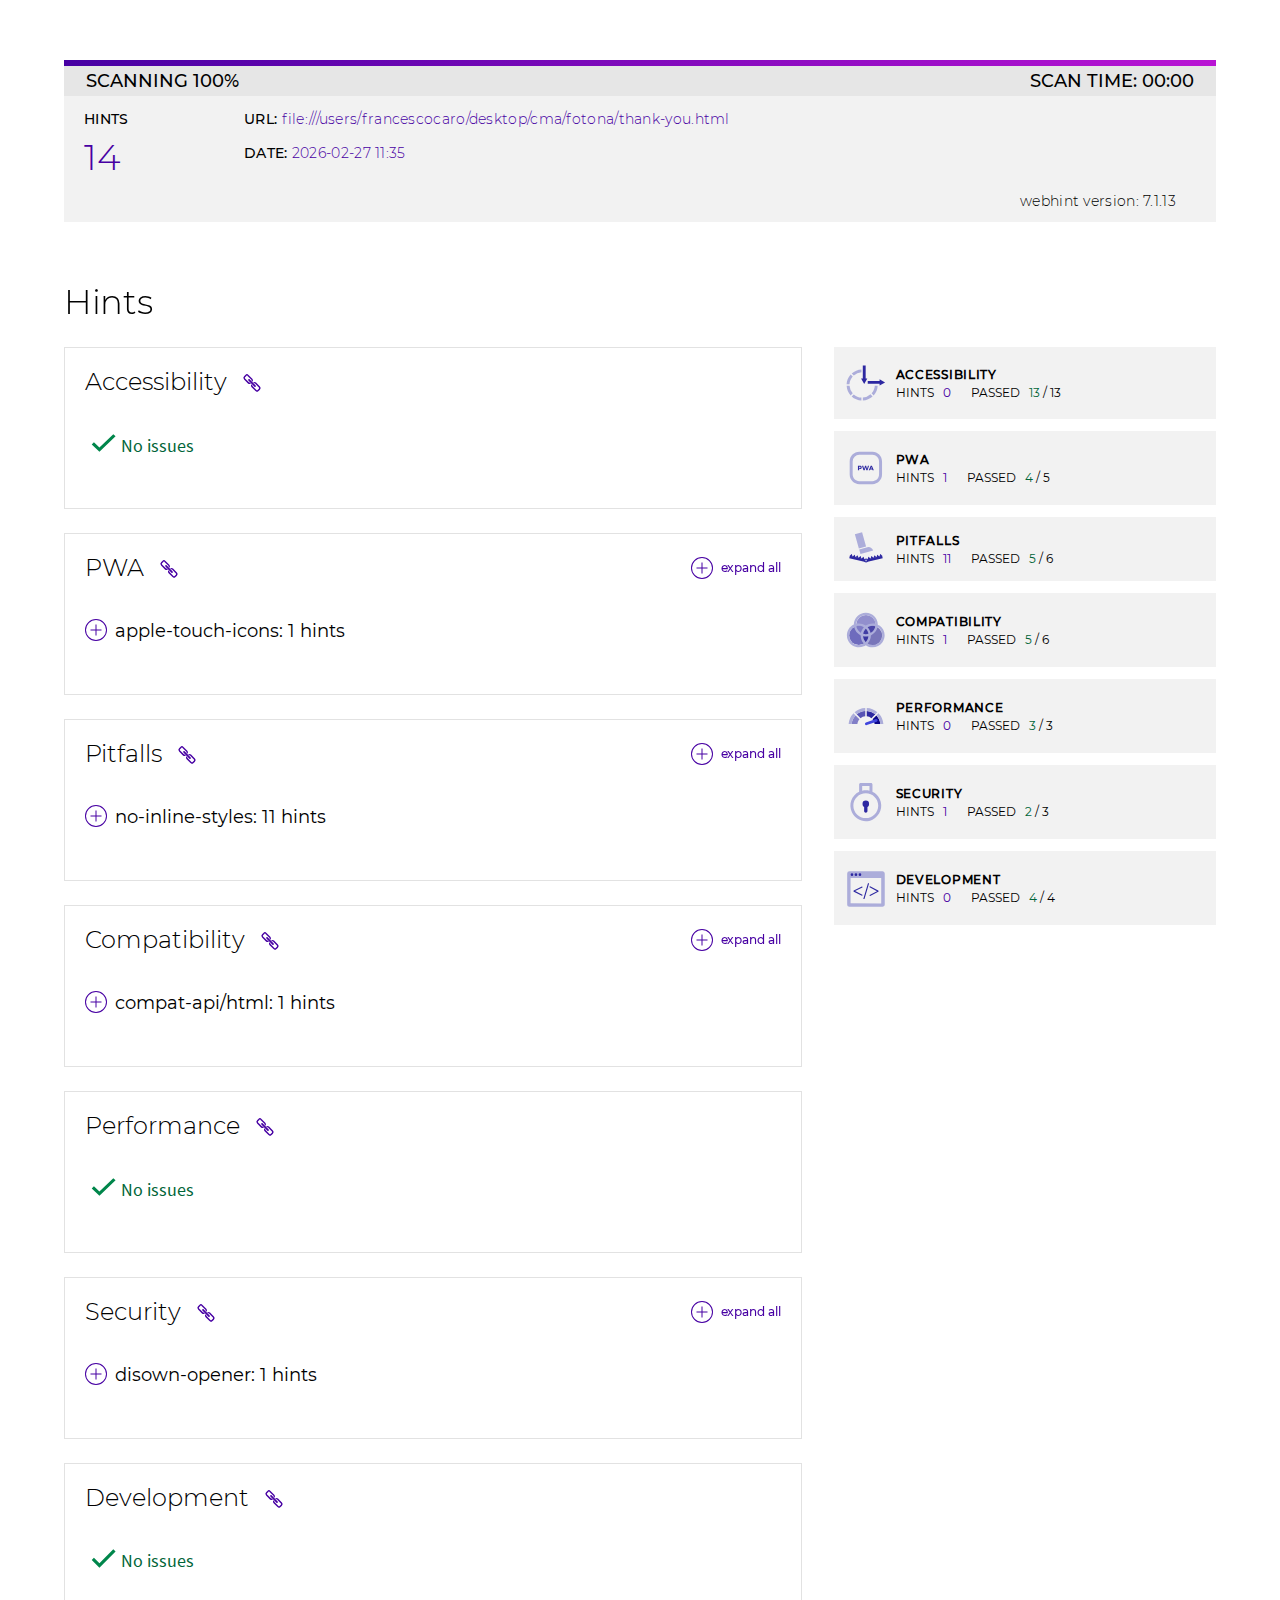
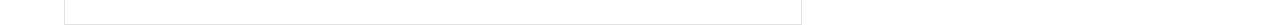
<file: hint-report/file--Users-francescocaro-Desktop-CMA-fotona-thank-you-html.html>
<!DOCTYPE html>
<html lang="en">
<head>
    <meta charset="utf-8">
    <title>Webhint</title>
    <meta name="viewport" content="width=device-width, initial-scale=1">
    
    
        <link rel="icon" href="[data-uri]">
    



    
        <style>
            /* Content from file: styles/fonts.css */
            @font-face {
    font-family: "Montserrat";
    font-style: normal;
    font-weight: 300;
    src: local("Montserrat Light"), local("Montserrat-Light"), url('[data-uri]') format("woff2"), url('[data-uri]') format("woff");
    unicode-range: U+0000-00FF, U+0131, U+0152-0153, U+02BB-02BC, U+02C6, U+02DA, U+02DC, U+2000-206F, U+2074, U+20AC, U+2122, U+2191, U+2193, U+2212, U+2215, U+FEFF, U+FFFD;
}

@font-face {
    font-family: "Montserrat";
    font-style: normal;
    font-weight: 400;
    src: local("Montserrat Regular"), local("Montserrat-Regular"), url('[data-uri]') format("woff2"), url('[data-uri]') format("woff");
    unicode-range: U+0000-00FF, U+0131, U+0152-0153, U+02BB-02BC, U+02C6, U+02DA, U+02DC, U+2000-206F, U+2074, U+20AC, U+2122, U+2191, U+2193, U+2212, U+2215, U+FEFF, U+FFFD;
}

@font-face {
    font-family: "Montserrat";
    font-style: normal;
    font-weight: 500;
    src: local("Montserrat Medium"), local("Montserrat-Medium"), url('[data-uri]') format("woff2"), url('[data-uri]') format("woff");
    unicode-range: U+0000-00FF, U+0131, U+0152-0153, U+02BB-02BC, U+02C6, U+02DA, U+02DC, U+2000-206F, U+2074, U+20AC, U+2122, U+2191, U+2193, U+2212, U+2215, U+FEFF, U+FFFD;
}

@font-face {
    font-family: "Source Sans Pro";
    font-style: normal;
    font-weight: 400;
    src: local("Source Sans Pro Regular"), local("SourceSansPro-Regular"), url('[data-uri]') format("woff2"), url('[data-uri]') format("woff");
    unicode-range: U+0000-00FF, U+0131, U+0152-0153, U+02BB-02BC, U+02C6, U+02DA, U+02DC, U+2000-206F, U+2074, U+20AC, U+2122, U+2191, U+2193, U+2212, U+2215, U+FEFF, U+FFFD;
}

        </style>
    
        <style>
            /* Content from file: styles/base.css */
            /*
 *	BASE
 * =============================================
 */

* {
    box-sizing: border-box;
    margin: 0;
    padding: 0;
}

a {
    text-decoration: none;
}

a:hover {
    text-decoration: underline;
}

button, input, select {
    font: inherit;
}

img {
    border: 0;
}

/* Style focusable elements that need focus ring. Others reset and receive border styles in controls/color.css */
a:focus,
li:focus,
ul:focus,
button:focus,
summary:focus,
[tabindex="0"]:focus {
    outline: 1px dashed;
}

/*
Vertical rhythm
Sets a margin on select block level elements that have a previous sibling.
 */

* + p,
* + ol,
* + ul,
* + dl,
* + fieldset,
* + label,
* + pre,
* + blockquote,
* + img {
    margin-top: 2.4rem;
}

        </style>
    
        <style>
            /* Content from file: styles/controls.css */
            /*
 * BUTTONS
 * ---------------------------------------------
 */

button,
a.button {
    min-width: 16rem;
    max-width: 100%;
    border: 1px solid transparent;

    /* needed to override Chrome styles */
    border-radius: 0;
    padding: 1.2rem 1.6rem;

    color: #fff;
    letter-spacing: .1rem;
    text-transform: uppercase;

    overflow: hidden;
    white-space: nowrap;
    text-overflow: ellipsis;

    /* needed for .button as doesn’t always get default control behaviours */
    display: inline-block;
    text-align: center;
    cursor: pointer;
}

button:hover,
button:focus,
.button:hover,
.button:focus {
    border-color: hsla(0, 0%, 0%, .4);
}

button:active,
.button:active {
    border-color: transparent;
    background-color: hsla(0, 0%, 0%, .4);
}

        </style>
    
        <style>
            /* Content from file: styles/type.css */
            /*
 * TYPOGRAPHY
 * =============================================
 */

/*
    Base font size: 10px for easy rem to px conversion.
    Use % so if user increases their default font-size, it doesn’t wipe that out
*/
html {
    font-size: 62.5%;
}

/* use em rather than rem due to IE9–10 rem in font shorthand bug. */
body {
    font: 1.8em/1.4 base, "Source Sans Pro", Verdana, sans-serif;
}

/*	Headings and Captions */

/* only elements get top margin. Semantic classes only get the font/text styles */
h1,
h2,
h3,
h4,
h5,
button,
legend,
.headline,
.heading,
.subheading,
.title,
.subtitle,
.subtitle--alt,
.caption--alt,
.button,
.button--alt,
.scan-heading,
.category,
.rule-list,
.rule-title,
.rule-tile__category,
[class*="-badge"],
.scan-overview,
.docs-button,
.anchor-top,
.feature__cta {
    font-family: "Montserrat", sans-serif;
}


h1,
h2,
.headline,
.heading,
.scan-heading {
    letter-spacing: -.01em;

    position: relative;
    max-width: 64rem;
    z-index: 1;
}

.headline::before,
.heading::before {
    content: "";
    position: absolute;
    left: 0;
    top: -.5rem;
    height: .5rem;
    width: 5rem;
}

h1,
h2,
h3,
h6,
caption,
.headline,
.heading,
.subheading,
.title,
.subcaption {
    font-weight: 300;
    line-height: 1.2;
}

h3,
h4,
.title,
.subtitle,
.subtitle--alt {
    font-weight: 300;
}

h2,
.subheading {
    font-size: 2.6rem;
}

h3,
.title,
.scan-heading {
    font-size: 2rem;
}

h4,
caption,
.subtitle {
    font-size: 1.8rem;
}

@media (min-width: 48em) {

    h2,
    .subheading {
        font-size: 3.4rem;
    }

    h3,
    .title {
        font-size: 2.4rem;
    }

    h4,
    caption,
    .subtitle {
        font-size: 2rem;
    }

}

/* Maximum line lengths */
details,
p,
li {
    max-width: 64rem;
}

        </style>
    
        <style>
            /* Content from file: styles/layouts.css */
            /*
 * LAYOUTS
 * =============================================
 * @Dependencies: base.css, structure.css
 */

.container::after,
.layout::after,
.module::after {
    display: block;
    clear: both;
    content: "";
}

.layout {
    margin-right: 0;
    margin-left: 0;
}

.module {
    margin-top: 2.4rem;
    width: 100%;
}

.module:first-child {
    margin-top: 0;
}

@media (min-width: 33.75em) {

    .layout {
        margin-right: -1.2rem;
        margin-left: -1.2rem;
    }

    .module {
        float: left;
        padding-right: 1.2rem;
        padding-left: 1.2rem;
    }

}

@media (min-width: 48em) {

    .layout {
        margin-left: -1.6rem;
        margin-right: -1.6rem;
    }

    .module {
        padding-right: 1.6rem;
        padding-left: 1.6rem;
    }

}

/* Primary + Secondary */

@media (min-width: 48em) {

    .module--primary,
    .module--secondary {
        float: left;
        width: 50%;
        margin-top: 0;
    }

    .layout--basic--alt .module--secondary,
    .layout--basic--offset--alt .module--secondary {
        float: right;
    }

}

@media (min-width: 60em) {

    .layout--basic .module--primary,
    .layout--basic--alt .module--primary {
        width: 62.5%;
    }

    .layout--basic .module--secondary,
    .layout--basic--alt .module--secondary {
        width: 33.333%;
    }

    .layout--basic--offset .module--primary,
    .layout--basic--offset--alt .module--primary {
        width: 58.333%;
    }

    .layout--basic--offset .module--secondary,
    .layout--basic--offset--alt .module--secondary {
        width: 37.5%;
    }

}

        </style>
    
        <style>
            /* Content from file: styles/structure.css */
            /*
 * BASIC STRUCTURE
 * =============================================
 * @Dependencies: base.css
 */

body {
    overflow-x: hidden;
}

/* Limit widths */
hr,
.container {
    max-width: 144rem;
}

/* Standard sections and subsections */
.section,
hr {
    margin-top: 4.8rem;
}



/*
Containing element goes INSIDE sections,
as some sections are full-bleed on the page.
 */

.container {
    width: 100%;
    padding-right: 1rem;
    padding-left: 1rem;
}

.container .container,
.container hr {
    width: auto;
}

@media (min-width: 48em) {

    .content > header,
    .section,
    hr {
        margin-top: 6rem;
    }

}

/* @TODO: Revert to 56.2em when extensions is removed from header */
@media (min-width: 58em) {

    hr,
    .container {
        width: 90%;
        margin-right: auto;
        margin-left: auto;
        padding-right: 0;
        padding-left: 0;
    }

}

        </style>
    
        <style>
            /* Content from file: styles/anchor-top.css */
            a.anchor-top {
    position: fixed;
    right: 2.4rem;
    bottom: 2.4rem;

    width: 5rem;
    height: 6rem;

    padding: 3.3rem 1.2rem 1rem 1.2rem;

    font-size: 1.3rem;
    background: hsla(266, 100%, 32%, .7);
    color: #fff;
    text-transform: uppercase;

    border-radius: .4rem;
}

a.anchor-top:hover, a.anchor-top:focus {
    background: hsla(266, 100%, 32%, .8);
    text-decoration: none;
}

a.anchor-top:focus {
    outline: 1px dashed #4700a3;
}

a.anchor-top:active {
    background: hsla(266, 100%, 32%, 1);
}

a.anchor-top::before {
    content: url('[data-uri]');
    display: inline-block;
    position: absolute;
    width: 2.5rem;
    top: 1.4rem;
    left: 0;
    padding: 0 1.25rem;
}

        </style>
    
        <style>
            /* Content from file: styles/scan/scan-results.css */
            /*
* SCAN RESULTS
* =============================================
* @Dependencies: base.css, structure.css, type.css
*/

.menu-open {
    overflow: hidden;
}

/* SCAN OVERVIEW */

.scan-overview {
    margin-bottom: 2.4rem;
    width: 100%;
}

.scan-overview__status {
    background-color: #e6e6e6;
    display: flex;
    font-size: 1.8rem;
    font-weight: 500;
    justify-content: space-between;
    line-height: 1.8rem;
    margin: 0;
    padding: 1.2rem 2.2rem .6rem;
    position: relative;
    text-transform: uppercase;
}

.scan-overview__status * {
    margin-top: 0;
}

.scan-overview__progress-bar {
    background-image: linear-gradient(270deg, #4700a3, #b914d4);
    background-size: 300%;
    height: 6px;
    left: 0;
    position: absolute;
    top: 0;
    transition: width 1s 0s linear;
    width: 0;
    animation: progressBarAnimation 2s ease infinite;
}

.scan-overview__progress-bar.end-animation {
    animation: none;
    background-size: 100%;
    background-image: linear-gradient(to right, #4700a3, #b914d4);
}

@keyframes progressBarAnimation {

    0% {
        background-position: 0% 50%
    }
    50% {
        background-position: 100% 50%
    }
    100% {
        background-position: 0% 50%
    }

}

.scan-overview--details {
    background-color: #f2f2f2;
    padding: 1.4rem 2rem;
    position: relative;
}

.scan-overview--debug-details {
    display: flex;
}

.scan-overview__scan-time {
    display: none;
    margin: 0;
}

.scan-overview--version {
    margin-right: 2rem;
}

.scan-overview--version .scan-overview__subheader,
.scan-overview--config .scan-overview__subheader {
    text-transform: none;
}

.scan-overview__subheader {
    font-size: 1.4rem;
    font-weight: 500;
    letter-spacing: .03rem;
    margin-top: 1.4rem;
    max-width: none;
    text-transform: uppercase;
}

.scan-overview__subheader span {
    color: #4700a3;
    font-weight: 300;
}

.scan-overview--debug-details .scan-overview__subheader {
    color: #000;
    font-weight: 300;
}

.scan-overview--debug-details .scan-overview__subheader span {
    color: #000;
}

.overview--url__url {
    text-transform: lowercase;
}

[class*="scan-overview__body--"] {
    font-size: 4.8rem;
    font-weight: 200;
    letter-spacing: .03rem;
    margin-right: 1rem;
    margin-top: .2rem;
    min-width: 15rem;
    text-transform: uppercase;
}

.scan-overview__body--purple {
    color: #4700a3;
}

.scan-overview__body__permalink {
    overflow-wrap: break-word;
    word-wrap: break-word;
}

.scan-overview__body__permalink .permalink-content {
    text-transform: none;
}

.permalink-copy {
    background-color: transparent;
    font-weight: 300;
    min-width: 2rem;
    padding: 0;
    text-align: left;
    white-space: normal;
}

.permalink-copy img {
    vertical-align: middle;
    width: 2rem;
}

.scan-overview__body__link {
    color: #000;
    display: inline-block;
    font-weight: 300;
}

@media (min-width: 33.75em) {

    .scan-overview--details {
        display: flex;
        justify-content: flex-start;
        padding-bottom: 4rem;
    }

    .scan-overview--more-details {
        display: flex;
        flex-wrap: wrap;
        justify-content: flex-start;
    }

    .scan-overview--scan-links {
        margin-right: 2rem;
    }

    .scan-overview__scan-time {
        display: block;
    }

    .scan-overview--scan-links .scan-overview__subheader {
        margin-bottom: 1.4rem;
    }

    .scan-overview--debug-details {
        bottom: 1rem;
        position: absolute;
        right: 2rem;
    }

    .scan-overview__subheader {
        margin-top: 0;
    }
}

@media (min-width: 58em) {
    [class*="scan-overview__body--"] {
        font-size: 3.6rem;
    }
}

/* OVERVIEW TILES */

.module.module--categories {
    margin-top: 0;
    width: 100%;
}

.rule-categories {
    position: fixed;
    left: 0;
    padding: 0 2rem;
    width: 100%;
    background-color: #fff;
    z-index: 5;
    bottom: calc(-100% + 5rem);
    height: calc(100% - 5rem);
    transition: bottom .5s ease-out;
}

.rule-categories.open {
    bottom: 5rem;
}

.rule-categories a {
    text-decoration: none;
}

.rule-tile--wrapper {
    border: 1px solid #979797;
    border-top: none;
    display: block;
}

.rule-tile--wrapper:first-child {
    border-top: 1px solid #979797;
}

.rule-tile {
    align-items: center;
    background-color: #f2f2f2;
    color: #000;
    display: flex;
    justify-content: space-evenly;
    padding: 1.2rem;
}

.rule-icon {
    margin-top: 0;
    max-width: 3.1rem;
    width: 100%;
}

a > .rule-tile:hover {
    background-color: rgba(64, 69, 221, 0.2);
    text-decoration: none;
}

.rule-tile__category {
    color: #000;
    flex: 1;
    font-size: 1.2rem;
    font-weight: 600;
    letter-spacing: .07rem;
    margin: 0 0 0 1rem;
    max-width: 19rem;
    text-transform: uppercase;
    white-space: nowrap;
}

.rule-tile__hints {
    color: #4700a3;
}

.rule-tile__passed {
    color: #006538;
}

.rule-tile__info {
    align-items: center;
    display: flex;
    flex-grow: 1;
    justify-content: space-between;
}

.rule-tile__results {
    display: flex;
    flex: 1;
    justify-content: space-around;
}

.rule-tile__result-wrapper {
    margin-left: 2.4rem;
    text-align: center;
}

.rule-tile__result-wrapper p {
    margin: 0;
}

.rule-tile__sub-category {
    /* move to type.css */
    font-family: "Montserrat", sans-serif;
    font-size: 1.4rem;
    font-weight: 500;
    flex: 1;
    text-transform: uppercase;
}

.show-categories {
    background-color: #4713a0;
    bottom: 0;
    height: 5rem;
    left: 0;
    position: fixed;
    text-transform: uppercase;
    width: 100%;
    z-index: 10;
}


@media (min-width: 33.75em) {

    .module.module--categories {
        float: none;
    }

    .rule-tile__category {
        font-size: 1.4rem;
    }

    .rule-tile__sub-category {
        font-size: 1.6rem;
        font-weight: 400;
    }

    .rule-icon {
        max-width: 4rem;
        max-height: 5rem;
    }

}

@media (min-width: 48em) {

    .module.module--categories {
        float: right;
        margin-top: 2.4rem;
        position: sticky;
        top: 1rem;
        width: 35%;
    }

    .module.module--results {
        width: 65%;
    }
    .show-categories {
        display: none;
    }

    .rule-categories {
        display: block;
        padding: 0;
        position: static;
    }

    .rule-tile {
        margin: 0 0 1.2rem;
    }

    .rule-tile--wrapper {
        border: none;
    }

    .rule-tile--wrapper:first-child {
        border-top: none;
    }

}

@media (min-width: 48em) and (max-width: 82.5em) {

    .rule-tile__info {
        flex-direction: column;
        justify-content: center;
        align-items: start;
    }

    .rule-tile__category {
        font-size: 1.2rem;
    }

    .rule-tile__results {
        justify-content: start;
        line-height: 1.3rem;
        margin-left: 1rem;
        width: 100%;
    }

    .rule-tile__result-wrapper {
        margin: 0;
    }

    .rule-tile__result-wrapper:first-child {
        margin-right: 2rem;
    }

    .rule-tile__result-wrapper p {
        display: inline-block;
    }

    .rule-tile__result-wrapper p span {
        margin-left: .5rem;
    }

    .rule-tile__sub-category {
        font-size: 1.2rem;
    }

}

/* SCAN DETAILS */

.rule-result {
    border: 1px solid #e2e2e2;
    margin-top: 2.4rem;
    padding: 2rem;
}

.rule-result--category {
    align-items: center;
    display: flex;
    justify-content: space-between;
    margin-bottom: 3.6rem;
}

.hint-link::after {
	position: absolute;
	content: url('[data-uri]');
	display: inline-block;
	width: 2rem;
	margin-top: .3rem;
	margin-left: 1.5rem;
}

.button-expand-all {
    background: rgba(255, 255, 255, 0) url('[data-uri]') 0 0 no-repeat;
    border: 0;
    color: #4700a3;
    font-size: 1.2rem;
    font-weight: 500;
    height: 2.2rem;
    letter-spacing: -.1px;
    line-height: 2.2rem;
    min-width: 0;
    padding: 0 0 0 3rem;
    position: relative;
}

.button-expand-all.closed {
    background-position: 0 -2.2rem;
}

.rule-result h3 {
    display: flex;
    text-transform: capitalize;
}

.rule-result--details {
    /* display: block; is necessary for Edge */
    display: block;
    margin-bottom: 3rem;
    max-width: none;
    width: 100%;
}

.rule-result--details > .rule-content {
    display: none;
}

.rule-result--details[open] > .rule-content {
    display: block;
}

.rule-title {
    cursor: pointer;
    font-size: 1.8rem;
    font-weight: 400;
    padding-left: 3rem;
    list-style: none;
}

.rule-title::-webkit-details-marker {
    display: none;
}

.rule-title::before {
    background: url('[data-uri]') no-repeat 0 -22px;
    content: "";
    height: 22px;
    position: absolute;
    width: 22px;
    margin-left: -3rem;
}

.rule-result--details[open] .rule-title::before {
    background-position: 0 0;
}

.rule-content {
    border-top: 1px solid #979797;
    display: flex;
    flex-flow: column;
    margin-top: .8rem;
}

.rule-result--details__hint-number {
    color: #4700a3;
}

.rule-result--details__hint-link,
.rule-result--details__hint-link:visited {
    color: #4700a3;
}

.rule-doc-buttons {
    background-color: #fff;
    padding-top: 1rem;
    position: sticky;
    top: 0;
    z-index: 1;
}

.rule-doc-button {
    background: #4700a3;
    display: inline-block;
    font-size: 1.4rem;
    font-weight: 500;
    padding: .6rem 3.5rem .6rem 1rem;
    position: relative;
    text-decoration: none;
}

.rule-doc-button,
.rule-doc-button:visited {
    color: #fff;
}

.rule-doc-button:nth-child(2) {
    margin-left: 1rem;
}

.rule-doc-icon {
    background: url('[data-uri]') no-repeat right center;
    height: 100%;
    position: absolute;
    right: 1rem;
    top: 0;
    width: 20px;
}

button {
    text-transform: none;
}

.rule-result--details__body {
    padding: 1.4rem 0;
    margin-left: 3rem;
}

.rule-result--details__body p {
    overflow-wrap: break-word;
    word-wrap: break-word;
}

.rule-result--details__body > * {
    margin-top: 2rem;
}

.rule-result--details__body code {
    background-color: hsla(238, 65%, 90%, .6);
    border-radius: .3rem;
    padding: .2rem .4rem;
}

.rule-result__code {
    background-color: #f4f4f4;
    margin-top: 3rem;
    padding: 2.4rem;
    /* Hanlde long urls */
    overflow-wrap: break-word;
    word-wrap: break-word;
    -ms-word-break: break-all;
    word-break: break-word;
    /* Adds a hyphen where the word breaks, if supported (No Blink) */
    -ms-hyphens: auto;
    -moz-hyphens: auto;
    -webkit-hyphens: auto;
    hyphens: auto;
}

.rule-result__code code {
    background-color: #f4f4f4;
}

/* RULE RESULT MESSAGES */

.rule-result__message--compiling {
    color: #4700a3;
    margin-top: -2.6rem;
}

.rule-result__message--compiling p,
.rule-result__message--compiling__loader {
    display: inline-block;
}

.rule-result__message--compiling p {
    padding-left: 1.6rem;
}

.rule-result__message--compiling__loader {
    animation: spin 2s linear infinite;
    border: 3px solid #f3f3f3;
    border-radius: 50%;
    border-top: 3px solid #4700a3;
    height: 2.5rem;
    width: 2.5rem;
}

.rule-result__doc--list {
    padding-left: 2rem;
    margin-top: 0;
}

/* RESULTS LOADER ANIMATION */

@keyframes spin {

    0% {
        transform: rotate(0deg);
    }
    100% {
        transform: rotate(360deg);
    }

}

.rule-result__message--passed {
    color: #006538;
    padding-left: 3.6rem;
}

.rule-result__message--passed::before {
    content: url('[data-uri]');
    height: .5rem;
    position: absolute;
    width: 2.5rem;
    margin-left: -3rem;
}

/* INTEGRATION MESSAGES */

.rule-result--details__footer-msg {
    margin: 2.4rem 0 2.4rem 3rem;
}

.rule-result--details__footer-msg p {
    display: inline-block;
}

.rule-result--details__footer-msg img {
    margin-left: 1.2rem;
    margin-top: 0;
    vertical-align: middle;
    width: 15rem;
}

.rule-result--details__footer-msg img.axe-logo {
    width: 7rem;
}

/* SCAN QUEUE */

.scan-queue-bg-wrap {
    background-color: #3035a6;
    color: #fff;
    padding-bottom: 6rem;
}

.scan-queue-bg-wrap .breadcrumb ul,
.scan-queue-bg-wrap .breadcrumb ul a,
.scan-queue-bg-wrap > .subtitle {
    color: #fff;
}

.scan-queue__permalink {
    background-color: #fff;
    color: #000;
    max-width: 64rem;
    margin: 2.4rem 0;
    padding: 2.4rem;
    word-break: break-all;
}

/* SCAN ERROR */

.scanner-cta {
    position: relative;
}

.scanner-cta__link::after {
    content: url('[data-uri]');
    display: inline-block;
    left: 21rem;
    margin-top: .2rem;
    position: absolute;
    width: .8rem;
}

.scan-error {
    margin-top: 2.4rem;
}

/* PRINT STYLES */

@media print {

    .rule-categories {
        position: relative;
        margin: 1.2rem 0 0 0;
        padding: 0;
    }

    .show-categories {
        display: none;
    }

    .rule-tiles {
        padding: .6rem 1.2rem;
    }

    .button-expand-all {
        display: none;
    }

    .rule-doc-buttons {
        position: relative;
    }

    .rule-doc-button,
    .rule-doc-button:nth-child(2) {
        border: 1px solid #4700a3;
        color: #4700a3;
        background-color: #fff;
        padding: .6rem;
    }

    .rule-doc-icon {
        display: none;
    }

    .rule-result--details,
    .rule-result--details__hint-link,
    .rule-result--details__footer-msg {
        font-size: 75%;
    }

    .rule-result--details__body {
        border-top: 1px solid #d6d6d6;
    }

    .rule-content div:nth-child(2) {
        border-top: none;
    }

    .rule-result--details__body p {
        margin: .6rem 0 0 0;
    }

    .rule-result__code {
        border: 1px solid #d6d6d6;
        margin: 1.2rem 0 0 0;
        padding: 1.2rem;
    }

    .rule-result--details__footer-msg {
        margin: .6rem 0 1.2rem 3rem;
    }

    .rule-result--details__footer-msg img.axe-logo {
        width: 3rem;
    }

    .rule-title {
        padding-left: 0;
    }

    .hint-link::after,
    .rule-title::before {
        display: none;
    }

}

        </style>
    
        <style>
            /* Content from file: styles/highlight/default.min.css */
            .hljs{display:block;overflow-x:auto;padding:0.5em;background:#F0F0F0}.hljs,.hljs-subst{color:#444}.hljs-comment{color:#888888}.hljs-keyword,.hljs-attribute,.hljs-selector-tag,.hljs-meta-keyword,.hljs-doctag,.hljs-name{font-weight:bold}.hljs-type,.hljs-string,.hljs-number,.hljs-selector-id,.hljs-selector-class,.hljs-quote,.hljs-template-tag,.hljs-deletion{color:#880000}.hljs-title,.hljs-section{color:#880000;font-weight:bold}.hljs-regexp,.hljs-symbol,.hljs-variable,.hljs-template-variable,.hljs-link,.hljs-selector-attr,.hljs-selector-pseudo{color:#BC6060}.hljs-literal{color:#78A960}.hljs-built_in,.hljs-bullet,.hljs-code,.hljs-addition{color:#397300}.hljs-meta{color:#1f7199}.hljs-meta-string{color:#4d99bf}.hljs-emphasis{font-style:italic}.hljs-strong{font-weight:bold}
        </style>
    
</head>
<body>
    <div class="section container">
    <div class="scan-overview" data-id="1772192109983" id="main">
        <div class="scan-overview__status">
            <div id="scan-percentage-bar" class="scan-overview__progress-bar end-animation" style="width: 100%"></div>
            <p>scanning <span id="scan-percentage">100%</span></p>
            <p class="scan-overview__scan-time">
                scan time: <span id="scan-time">00:00</span>
            </p>
        </div>
        <div class="scan-overview--details">
            <div class="scan-overview--hints">
                <p class="scan-overview__subheader">hints</p>
                <p class="scan-overview__body--purple large" id="total-hints">14</p>
            </div>
            <div class="scan-overview--more-details">
                <div class="scan-overview--scan-links">
                    <div class="scan-overview--url">
                        <p class="scan-overview__subheader">url: <span class="overview--url__url">file:///Users/francescocaro/Desktop/CMA/fotona/thank-you.html</span></p>
                    </div>
                    
                        <div class="scan-overview--time-stamp">
                            <p class="scan-overview__subheader">Date: <span id="scan-date" class="overview--time-stamp__time-stamp" data-date="2026-02-27T11:35:09.743Z">2026-02-27T11:35:09.743Z</span></p>
                        </div>
                    
                </div>
                
            </div>
            <div class="scan-overview--debug-details">
                <div class="scan-overview--version">
                    <p class="scan-overview__subheader">webhint version: <span id="version">7.1.13</span></p>
                </div>
                
            </div>
        </div>
    </div>
    
    <section id="results-container" class="section container" aria-labelledby="hints" aria-live="polite">
        <h2 id="hints">Hints</h2>
        <div class="layout layout--basic--offset--alt">
            <div class="module module--secondary module--categories">
                <button aria-control="categories-list" class="show-categories" id="show-categories">Jump to category</button>
                <div class="rule-categories" id="categories-list">
                                            <a class="rule-tile--wrapper" id="summary-accessibility" href="#category-accessibility">
    <div class="rule-tile">
        <img src="[data-uri]" class="rule-icon" alt="" role="presentation">
        <div class="rule-tile__info">
            <p class="rule-tile__category">Accessibility</p>
            <div class="rule-tile__results">
                <div class="rule-tile__result-wrapper">
                    <p class="rule-tile__sub-category">hints</p>
                    <p class="rule-tile__sub-category rule-tile__hints"><span>0</span></p>
                </div>
                <div class="rule-tile__result-wrapper">
                    <p class="rule-tile__sub-category">passed</p>
                    <p class="rule-tile__sub-category"><span class="rule-tile__passed">13</span>&nbsp;/&nbsp;13</p>
                </div>
            </div>
        </div>
    </div>
</a>

                                            <a class="rule-tile--wrapper" id="summary-pwa" href="#category-pwa">
    <div class="rule-tile">
        <img src="[data-uri]" class="rule-icon" alt="" role="presentation">
        <div class="rule-tile__info">
            <p class="rule-tile__category">PWA</p>
            <div class="rule-tile__results">
                <div class="rule-tile__result-wrapper">
                    <p class="rule-tile__sub-category">hints</p>
                    <p class="rule-tile__sub-category rule-tile__hints"><span>1</span></p>
                </div>
                <div class="rule-tile__result-wrapper">
                    <p class="rule-tile__sub-category">passed</p>
                    <p class="rule-tile__sub-category"><span class="rule-tile__passed">4</span>&nbsp;/&nbsp;5</p>
                </div>
            </div>
        </div>
    </div>
</a>

                                            <a class="rule-tile--wrapper" id="summary-pitfalls" href="#category-pitfalls">
    <div class="rule-tile">
        <img src="[data-uri]" class="rule-icon" alt="" role="presentation">
        <div class="rule-tile__info">
            <p class="rule-tile__category">Pitfalls</p>
            <div class="rule-tile__results">
                <div class="rule-tile__result-wrapper">
                    <p class="rule-tile__sub-category">hints</p>
                    <p class="rule-tile__sub-category rule-tile__hints"><span>11</span></p>
                </div>
                <div class="rule-tile__result-wrapper">
                    <p class="rule-tile__sub-category">passed</p>
                    <p class="rule-tile__sub-category"><span class="rule-tile__passed">5</span>&nbsp;/&nbsp;6</p>
                </div>
            </div>
        </div>
    </div>
</a>

                                            <a class="rule-tile--wrapper" id="summary-compatibility" href="#category-compatibility">
    <div class="rule-tile">
        <img src="[data-uri]" class="rule-icon" alt="" role="presentation">
        <div class="rule-tile__info">
            <p class="rule-tile__category">Compatibility</p>
            <div class="rule-tile__results">
                <div class="rule-tile__result-wrapper">
                    <p class="rule-tile__sub-category">hints</p>
                    <p class="rule-tile__sub-category rule-tile__hints"><span>1</span></p>
                </div>
                <div class="rule-tile__result-wrapper">
                    <p class="rule-tile__sub-category">passed</p>
                    <p class="rule-tile__sub-category"><span class="rule-tile__passed">5</span>&nbsp;/&nbsp;6</p>
                </div>
            </div>
        </div>
    </div>
</a>

                                            <a class="rule-tile--wrapper" id="summary-performance" href="#category-performance">
    <div class="rule-tile">
        <img src="[data-uri]" class="rule-icon" alt="" role="presentation">
        <div class="rule-tile__info">
            <p class="rule-tile__category">Performance</p>
            <div class="rule-tile__results">
                <div class="rule-tile__result-wrapper">
                    <p class="rule-tile__sub-category">hints</p>
                    <p class="rule-tile__sub-category rule-tile__hints"><span>0</span></p>
                </div>
                <div class="rule-tile__result-wrapper">
                    <p class="rule-tile__sub-category">passed</p>
                    <p class="rule-tile__sub-category"><span class="rule-tile__passed">3</span>&nbsp;/&nbsp;3</p>
                </div>
            </div>
        </div>
    </div>
</a>

                                            <a class="rule-tile--wrapper" id="summary-security" href="#category-security">
    <div class="rule-tile">
        <img src="[data-uri]" class="rule-icon" alt="" role="presentation">
        <div class="rule-tile__info">
            <p class="rule-tile__category">Security</p>
            <div class="rule-tile__results">
                <div class="rule-tile__result-wrapper">
                    <p class="rule-tile__sub-category">hints</p>
                    <p class="rule-tile__sub-category rule-tile__hints"><span>1</span></p>
                </div>
                <div class="rule-tile__result-wrapper">
                    <p class="rule-tile__sub-category">passed</p>
                    <p class="rule-tile__sub-category"><span class="rule-tile__passed">2</span>&nbsp;/&nbsp;3</p>
                </div>
            </div>
        </div>
    </div>
</a>

                                            <a class="rule-tile--wrapper" id="summary-development" href="#category-development">
    <div class="rule-tile">
        <img src="[data-uri]" class="rule-icon" alt="" role="presentation">
        <div class="rule-tile__info">
            <p class="rule-tile__category">Development</p>
            <div class="rule-tile__results">
                <div class="rule-tile__result-wrapper">
                    <p class="rule-tile__sub-category">hints</p>
                    <p class="rule-tile__sub-category rule-tile__hints"><span>0</span></p>
                </div>
                <div class="rule-tile__result-wrapper">
                    <p class="rule-tile__sub-category">passed</p>
                    <p class="rule-tile__sub-category"><span class="rule-tile__passed">4</span>&nbsp;/&nbsp;4</p>
                </div>
            </div>
        </div>
    </div>
</a>

                    
                </div>
            </div>
            <div class="module module--primary module--results">
                                    <section class="rule-result" id="accessibility">
    <div class="rule-result--category">
        <h3 id="category-accessibility">Accessibility <a href="#category-accessibility" class="hint-link" title="Accessibility"></a></h3>
        
    </div>
    
        <div class="rule-result--details">
    <div class="rule-result__message--passed">
        <p>No issues</p>
    </div>
</div>

    
</section>

                                    <section class="rule-result" id="pwa">
    <div class="rule-result--category">
        <h3 id="category-pwa">PWA <a href="#category-pwa" class="hint-link" title="PWA"></a></h3>
        
            <button title="expand" class="button-expand-all expanded">close all</button>

        
    </div>
    
        
            <details open class="rule-result--details" id="apple-touch-icons" aria-expanded="true" role="group">
    <summary class="rule-title" title="show apple-touch-icons&#39;s result details" role="button">apple-touch-icons: 1 hints</summary>
    <div class="rule-content">
        
        <div class="rule-doc-buttons">
            <a class="rule-doc-button" rel="noopener noreferrer" target="_blank" href="https://webhint.io/docs/user-guide/hints/hint-apple-touch-icons/#why-is-this-important"
                title="apple-touch-icons - Why is this important">
                Why is this important <span class="rule-doc-icon"></span>
            </a>

            <a class="rule-doc-button" rel="noopener noreferrer" target="_blank" href="https://webhint.io/docs/user-guide/hints/hint-apple-touch-icons/#examples-that-pass-the-hint"
                title="apple-touch-icons - How to fix it">
                How to fix it <span class="rule-doc-icon"></span>
            </a>
        </div>
        
        
            <div class="rule-result--details__body">
                <p id="hint-apple-touch-icons-1">
                    <span class="rule-result--details__hint-number">hint #1:</span> The &#39;apple-touch-icon&#39; link element should be specified in the &#39;&lt;head&gt;&#39;. <a href="#hint-apple-touch-icons-1" class="hint-link" title="apple-touch-icons: hint #1"></a>
                </p>
                
                <p>
                    <a class="rule-result--details__hint-link" target="_blank" rel="noopener noreferrer" href="file:///Users/francescocaro/Desktop/CMA/fotona/thank-you.html">
                        file:///Users/francescoca … fotona/thank-you.html
                    </a>
                </p>
                
                
                <div class="rule-result__code">
                    <code class="">&lt;link href=&#34;images/cropped-favicon-Centro Medico Ambrosiano-180x180.webp&#34; rel=&#34;apple-touch-icon&#34;&gt;</code>
                </div>
                
                
            </div>
            
        
    </div>
</details>

        
    
</section>

                                    <section class="rule-result" id="pitfalls">
    <div class="rule-result--category">
        <h3 id="category-pitfalls">Pitfalls <a href="#category-pitfalls" class="hint-link" title="Pitfalls"></a></h3>
        
            <button title="expand" class="button-expand-all expanded">close all</button>

        
    </div>
    
        
            <details open class="rule-result--details" id="no-inline-styles" aria-expanded="true" role="group">
    <summary class="rule-title" title="show no-inline-styles&#39;s result details" role="button">no-inline-styles: 11 hints</summary>
    <div class="rule-content">
        
        <div class="rule-doc-buttons">
            <a class="rule-doc-button" rel="noopener noreferrer" target="_blank" href="https://webhint.io/docs/user-guide/hints/hint-no-inline-styles/#why-is-this-important"
                title="no-inline-styles - Why is this important">
                Why is this important <span class="rule-doc-icon"></span>
            </a>

            <a class="rule-doc-button" rel="noopener noreferrer" target="_blank" href="https://webhint.io/docs/user-guide/hints/hint-no-inline-styles/#examples-that-pass-the-hint"
                title="no-inline-styles - How to fix it">
                How to fix it <span class="rule-doc-icon"></span>
            </a>
        </div>
        
        
            <div class="rule-result--details__body">
                <p id="hint-no-inline-styles-1">
                    <span class="rule-result--details__hint-number">hint #1:</span> CSS inline styles should not be used, move styles to an external CSS file <a href="#hint-no-inline-styles-1" class="hint-link" title="no-inline-styles: hint #1"></a>
                </p>
                
                <p>
                    <a class="rule-result--details__hint-link" target="_blank" rel="noopener noreferrer" href="file:///Users/francescocaro/Desktop/CMA/fotona/thank-you.html">
                        file:///Users/francescoca … fotona/thank-you.html
                    </a>
                </p>
                
                
                <div class="rule-result__code">
                    <code class="">&lt;div class=&#34;hero&#34; style=&#34;min-height: 60vh; display: flex; align-items: center; justify-content: center; background-image: none; background-color: var(--teal);&#34;&gt;</code>
                </div>
                
                
            </div>
            
        
            <div class="rule-result--details__body">
                <p id="hint-no-inline-styles-2">
                    <span class="rule-result--details__hint-number">hint #2:</span> CSS inline styles should not be used, move styles to an external CSS file <a href="#hint-no-inline-styles-2" class="hint-link" title="no-inline-styles: hint #2"></a>
                </p>
                
                <p>
                    <a class="rule-result--details__hint-link" target="_blank" rel="noopener noreferrer" href="file:///Users/francescocaro/Desktop/CMA/fotona/thank-you.html">
                        file:///Users/francescoca … fotona/thank-you.html
                    </a>
                </p>
                
                
                <div class="rule-result__code">
                    <code class="">&lt;div class=&#34;container-lg&#34; style=&#34;text-align: center; padding: 40px 20px;&#34;&gt;</code>
                </div>
                
                
            </div>
            
        
            <div class="rule-result--details__body">
                <p id="hint-no-inline-styles-3">
                    <span class="rule-result--details__hint-number">hint #3:</span> CSS inline styles should not be used, move styles to an external CSS file <a href="#hint-no-inline-styles-3" class="hint-link" title="no-inline-styles: hint #3"></a>
                </p>
                
                <p>
                    <a class="rule-result--details__hint-link" target="_blank" rel="noopener noreferrer" href="file:///Users/francescocaro/Desktop/CMA/fotona/thank-you.html">
                        file:///Users/francescoca … fotona/thank-you.html
                    </a>
                </p>
                
                
                <div class="rule-result__code">
                    <code class="">&lt;span class=&#34;material-symbols-outlined text--aqua&#34; style=&#34;font-size: 80px; margin-bottom: 20px;&#34;&gt;</code>
                </div>
                
                
            </div>
            
        
            <div class="rule-result--details__body">
                <p id="hint-no-inline-styles-4">
                    <span class="rule-result--details__hint-number">hint #4:</span> CSS inline styles should not be used, move styles to an external CSS file <a href="#hint-no-inline-styles-4" class="hint-link" title="no-inline-styles: hint #4"></a>
                </p>
                
                <p>
                    <a class="rule-result--details__hint-link" target="_blank" rel="noopener noreferrer" href="file:///Users/francescocaro/Desktop/CMA/fotona/thank-you.html">
                        file:///Users/francescoca … fotona/thank-you.html
                    </a>
                </p>
                
                
                <div class="rule-result__code">
                    <code class="">&lt;h2 class=&#34;subtitleHero text--white fw-light&#34; style=&#34;padding-bottom: 20px; max-width: 800px; margin: 0 auto;&#34;&gt;</code>
                </div>
                
                
            </div>
            
        
            <div class="rule-result--details__body">
                <p id="hint-no-inline-styles-5">
                    <span class="rule-result--details__hint-number">hint #5:</span> CSS inline styles should not be used, move styles to an external CSS file <a href="#hint-no-inline-styles-5" class="hint-link" title="no-inline-styles: hint #5"></a>
                </p>
                
                <p>
                    <a class="rule-result--details__hint-link" target="_blank" rel="noopener noreferrer" href="file:///Users/francescocaro/Desktop/CMA/fotona/thank-you.html">
                        file:///Users/francescoca … fotona/thank-you.html
                    </a>
                </p>
                
                
                <div class="rule-result__code">
                    <code class="">&lt;p class=&#34;textHero text--white fw-light&#34; style=&#34;max-width: 800px; margin: 0 auto; padding-bottom: 40px;&#34;&gt;</code>
                </div>
                
                
            </div>
            
        
            <div class="rule-result--details__body">
                <p id="hint-no-inline-styles-6">
                    <span class="rule-result--details__hint-number">hint #6:</span> CSS inline styles should not be used, move styles to an external CSS file <a href="#hint-no-inline-styles-6" class="hint-link" title="no-inline-styles: hint #6"></a>
                </p>
                
                <p>
                    <a class="rule-result--details__hint-link" target="_blank" rel="noopener noreferrer" href="file:///Users/francescocaro/Desktop/CMA/fotona/thank-you.html">
                        file:///Users/francescoca … fotona/thank-you.html
                    </a>
                </p>
                
                
                <div class="rule-result__code">
                    <code class="">&lt;a class=&#34;btn btn--aqua&#34; href=&#34;index.html&#34; style=&#34;display: inline-block; margin-top: 20px;&#34;&gt;</code>
                </div>
                
                
            </div>
            
        
            <div class="rule-result--details__body">
                <p id="hint-no-inline-styles-7">
                    <span class="rule-result--details__hint-number">hint #7:</span> CSS inline styles should not be used, move styles to an external CSS file <a href="#hint-no-inline-styles-7" class="hint-link" title="no-inline-styles: hint #7"></a>
                </p>
                
                <p>
                    <a class="rule-result--details__hint-link" target="_blank" rel="noopener noreferrer" href="file:///Users/francescocaro/Desktop/CMA/fotona/thank-you.html">
                        file:///Users/francescoca … fotona/thank-you.html
                    </a>
                </p>
                
                
                <div class="rule-result__code">
                    <code class="">&lt;div style=&#34;margin-top: 60px; padding-top: 30px; border-top: 1px solid rgba(255,255,255,0.2);&#34;&gt;</code>
                </div>
                
                
            </div>
            
        
            <div class="rule-result--details__body">
                <p id="hint-no-inline-styles-8">
                    <span class="rule-result--details__hint-number">hint #8:</span> CSS inline styles should not be used, move styles to an external CSS file <a href="#hint-no-inline-styles-8" class="hint-link" title="no-inline-styles: hint #8"></a>
                </p>
                
                <p>
                    <a class="rule-result--details__hint-link" target="_blank" rel="noopener noreferrer" href="file:///Users/francescocaro/Desktop/CMA/fotona/thank-you.html">
                        file:///Users/francescoca … fotona/thank-you.html
                    </a>
                </p>
                
                
                <div class="rule-result__code">
                    <code class="">&lt;p class=&#34;text--white fw-light&#34; style=&#34;margin-bottom: 10px;&#34;&gt;</code>
                </div>
                
                
            </div>
            
        
            <div class="rule-result--details__body">
                <p id="hint-no-inline-styles-9">
                    <span class="rule-result--details__hint-number">hint #9:</span> CSS inline styles should not be used, move styles to an external CSS file <a href="#hint-no-inline-styles-9" class="hint-link" title="no-inline-styles: hint #9"></a>
                </p>
                
                <p>
                    <a class="rule-result--details__hint-link" target="_blank" rel="noopener noreferrer" href="file:///Users/francescocaro/Desktop/CMA/fotona/thank-you.html">
                        file:///Users/francescoca … fotona/thank-you.html
                    </a>
                </p>
                
                
                <div class="rule-result__code">
                    <code class="">&lt;a href=&#34;tel:+390250043684&#34; class=&#34;text--aqua&#34; style=&#34;text-decoration: none;&#34;&gt;+39 02 500 436 84&lt;/a&gt;</code>
                </div>
                
                
            </div>
            
        
            <div class="rule-result--details__body">
                <p id="hint-no-inline-styles-10">
                    <span class="rule-result--details__hint-number">hint #10:</span> CSS inline styles should not be used, move styles to an external CSS file <a href="#hint-no-inline-styles-10" class="hint-link" title="no-inline-styles: hint #10"></a>
                </p>
                
                <p>
                    <a class="rule-result--details__hint-link" target="_blank" rel="noopener noreferrer" href="file:///Users/francescocaro/Desktop/CMA/fotona/thank-you.html">
                        file:///Users/francescoca … fotona/thank-you.html
                    </a>
                </p>
                
                
                <div class="rule-result__code">
                    <code class="">&lt;span style=&#34;margin: 0 10px;&#34;&gt;|&lt;/span&gt;</code>
                </div>
                
                
            </div>
            
        
            <div class="rule-result--details__body">
                <p id="hint-no-inline-styles-11">
                    <span class="rule-result--details__hint-number">hint #11:</span> CSS inline styles should not be used, move styles to an external CSS file <a href="#hint-no-inline-styles-11" class="hint-link" title="no-inline-styles: hint #11"></a>
                </p>
                
                <p>
                    <a class="rule-result--details__hint-link" target="_blank" rel="noopener noreferrer" href="file:///Users/francescocaro/Desktop/CMA/fotona/thank-you.html">
                        file:///Users/francescoca … fotona/thank-you.html
                    </a>
                </p>
                
                
                <div class="rule-result__code">
                    <code class="">&lt;a href=&#34;https://wa.me/3773778889&#34; class=&#34;text--aqua&#34; style=&#34;text-decoration: none;&#34;&gt;WhatsApp&lt;/a&gt;</code>
                </div>
                
                
            </div>
            
        
    </div>
</details>

        
    
</section>

                                    <section class="rule-result" id="compatibility">
    <div class="rule-result--category">
        <h3 id="category-compatibility">Compatibility <a href="#category-compatibility" class="hint-link" title="Compatibility"></a></h3>
        
            <button title="expand" class="button-expand-all expanded">close all</button>

        
    </div>
    
        
            <details open class="rule-result--details" id="compat-api/html" aria-expanded="true" role="group">
    <summary class="rule-title" title="show compat-api/html&#39;s result details" role="button">compat-api/html: 1 hints</summary>
    <div class="rule-content">
        
        <div class="rule-doc-buttons">
            <a class="rule-doc-button" rel="noopener noreferrer" target="_blank" href="https://webhint.io/docs/user-guide/hints/hint-compat-api/html/#why-is-this-important"
                title="compat-api/html - Why is this important">
                Why is this important <span class="rule-doc-icon"></span>
            </a>

            <a class="rule-doc-button" rel="noopener noreferrer" target="_blank" href="https://webhint.io/docs/user-guide/hints/hint-compat-api/html/#examples-that-pass-the-hint"
                title="compat-api/html - How to fix it">
                How to fix it <span class="rule-doc-icon"></span>
            </a>
        </div>
        
        
            <div class="rule-result--details__body">
                <p id="hint-compat-api/html-1">
                    <span class="rule-result--details__hint-number">hint #1:</span> &#39;script[type=speculationrules]&#39; is not supported by Firefox, Firefox for Android, Safari, Safari on iOS. <a href="#hint-compat-api/html-1" class="hint-link" title="compat-api/html: hint #1"></a>
                </p>
                
                <p>
                    <a class="rule-result--details__hint-link" target="_blank" rel="noopener noreferrer" href="file:///Users/francescocaro/Desktop/CMA/fotona/thank-you.html">
                        file:///Users/francescoca … fotona/thank-you.html
                    </a>
                </p>
                
                
                <div class="rule-result__code">
                    <code class="">&lt;script type=&#34;speculationrules&#34;&gt;</code>
                </div>
                
                
                <div class="rule-result__doc">
                    <h4>Further Reading</h4>
                    <ul class="rule-result__doc--list">
                        
                            <li><a href="https://developer.mozilla.org/docs/Web/HTML/Element/script" target="_blank" rel="noopener noreferrer">Learn more about this HTML feature on MDN</a></li>
                        
                    </ul>
                </div>
                
            </div>
            
        
    </div>
</details>

        
    
</section>

                                    <section class="rule-result" id="performance">
    <div class="rule-result--category">
        <h3 id="category-performance">Performance <a href="#category-performance" class="hint-link" title="Performance"></a></h3>
        
    </div>
    
        <div class="rule-result--details">
    <div class="rule-result__message--passed">
        <p>No issues</p>
    </div>
</div>

    
</section>

                                    <section class="rule-result" id="security">
    <div class="rule-result--category">
        <h3 id="category-security">Security <a href="#category-security" class="hint-link" title="Security"></a></h3>
        
            <button title="expand" class="button-expand-all expanded">close all</button>

        
    </div>
    
        
            <details open class="rule-result--details" id="disown-opener" aria-expanded="true" role="group">
    <summary class="rule-title" title="show disown-opener&#39;s result details" role="button">disown-opener: 1 hints</summary>
    <div class="rule-content">
        
        <div class="rule-doc-buttons">
            <a class="rule-doc-button" rel="noopener noreferrer" target="_blank" href="https://webhint.io/docs/user-guide/hints/hint-disown-opener/#why-is-this-important"
                title="disown-opener - Why is this important">
                Why is this important <span class="rule-doc-icon"></span>
            </a>

            <a class="rule-doc-button" rel="noopener noreferrer" target="_blank" href="https://webhint.io/docs/user-guide/hints/hint-disown-opener/#examples-that-pass-the-hint"
                title="disown-opener - How to fix it">
                How to fix it <span class="rule-doc-icon"></span>
            </a>
        </div>
        
        
            <div class="rule-result--details__body">
                <p id="hint-disown-opener-1">
                    <span class="rule-result--details__hint-number">hint #1:</span> Link &#39;rel&#39; attribute should include &#39;noopener&#39;. <a href="#hint-disown-opener-1" class="hint-link" title="disown-opener: hint #1"></a>
                </p>
                
                <p>
                    <a class="rule-result--details__hint-link" target="_blank" rel="noopener noreferrer" href="file:///Users/francescocaro/Desktop/CMA/fotona/thank-you.html">
                        file:///Users/francescoca … fotona/thank-you.html
                    </a>
                </p>
                
                
                <div class="rule-result__code">
                    <code class="">&lt;a class=&#34;whatsapp-link&#34; href=&#34;https://wa.me/3773778889&#34; target=&#34;_blank&#34;&gt;</code>
                </div>
                
                
            </div>
            
        
    </div>
</details>

        
    
</section>

                                    <section class="rule-result" id="development">
    <div class="rule-result--category">
        <h3 id="category-development">Development <a href="#category-development" class="hint-link" title="Development"></a></h3>
        
    </div>
    
        <div class="rule-result--details">
    <div class="rule-result__message--passed">
        <p>No issues</p>
    </div>
</div>

    
</section>

                
            </div>
        </div>
    </section>
    
</div>

    <a href="#main" class="anchor-top" hidden aria-label="back to top">top</a>

    
        <script>
            /* Content from file: js/highlight/highlight.min.js */
            /* eslint-disable */

/*! highlight.js v9.12.0 | BSD3 License | git.io/hljslicense */
!function(e){var t="object"==typeof window&&window||"object"==typeof self&&self;"undefined"!=typeof exports?e(exports):t&&(t.hljs=e({}),"function"==typeof define&&define.amd&&define([],function(){return t.hljs}))}(function(e){function t(e){return e.replace(/&/g,"&amp;").replace(/</g,"&lt;").replace(/>/g,"&gt;")}function r(e){return e.nodeName.toLowerCase()}function a(e,t){var r=e&&e.exec(t);return r&&0===r.index}function n(e){return E.test(e)}function i(e){var t,r,a,i,s=e.className+" ";if(s+=e.parentNode?e.parentNode.className:"",r=M.exec(s))return w(r[1])?r[1]:"no-highlight";for(s=s.split(/\s+/),t=0,a=s.length;a>t;t++)if(i=s[t],n(i)||w(i))return i}function s(e){var t,r={},a=Array.prototype.slice.call(arguments,1);for(t in e)r[t]=e[t];return a.forEach(function(e){for(t in e)r[t]=e[t]}),r}function c(e){var t=[];return function a(e,n){for(var i=e.firstChild;i;i=i.nextSibling)3===i.nodeType?n+=i.nodeValue.length:1===i.nodeType&&(t.push({event:"start",offset:n,node:i}),n=a(i,n),r(i).match(/br|hr|img|input/)||t.push({event:"stop",offset:n,node:i}));return n}(e,0),t}function o(e,a,n){function i(){return e.length&&a.length?e[0].offset!==a[0].offset?e[0].offset<a[0].offset?e:a:"start"===a[0].event?e:a:e.length?e:a}function s(e){function a(e){return" "+e.nodeName+'="'+t(e.value).replace('"',"&quot;")+'"'}u+="<"+r(e)+N.map.call(e.attributes,a).join("")+">"}function c(e){u+="</"+r(e)+">"}function o(e){("start"===e.event?s:c)(e.node)}for(var l=0,u="",d=[];e.length||a.length;){var b=i();if(u+=t(n.substring(l,b[0].offset)),l=b[0].offset,b===e){d.reverse().forEach(c);do o(b.splice(0,1)[0]),b=i();while(b===e&&b.length&&b[0].offset===l);d.reverse().forEach(s)}else"start"===b[0].event?d.push(b[0].node):d.pop(),o(b.splice(0,1)[0])}return u+t(n.substr(l))}function l(e){return e.v&&!e.cached_variants&&(e.cached_variants=e.v.map(function(t){return s(e,{v:null},t)})),e.cached_variants||e.eW&&[s(e)]||[e]}function u(e){function t(e){return e&&e.source||e}function r(r,a){return new RegExp(t(r),"m"+(e.cI?"i":"")+(a?"g":""))}function a(n,i){if(!n.compiled){if(n.compiled=!0,n.k=n.k||n.bK,n.k){var s={},c=function(t,r){e.cI&&(r=r.toLowerCase()),r.split(" ").forEach(function(e){var r=e.split("|");s[r[0]]=[t,r[1]?Number(r[1]):1]})};"string"==typeof n.k?c("keyword",n.k):k(n.k).forEach(function(e){c(e,n.k[e])}),n.k=s}n.lR=r(n.l||/\w+/,!0),i&&(n.bK&&(n.b="\\b("+n.bK.split(" ").join("|")+")\\b"),n.b||(n.b=/\B|\b/),n.bR=r(n.b),n.e||n.eW||(n.e=/\B|\b/),n.e&&(n.eR=r(n.e)),n.tE=t(n.e)||"",n.eW&&i.tE&&(n.tE+=(n.e?"|":"")+i.tE)),n.i&&(n.iR=r(n.i)),null==n.r&&(n.r=1),n.c||(n.c=[]),n.c=Array.prototype.concat.apply([],n.c.map(function(e){return l("self"===e?n:e)})),n.c.forEach(function(e){a(e,n)}),n.starts&&a(n.starts,i);var o=n.c.map(function(e){return e.bK?"\\.?("+e.b+")\\.?":e.b}).concat([n.tE,n.i]).map(t).filter(Boolean);n.t=o.length?r(o.join("|"),!0):{exec:function(){return null}}}}a(e)}function d(e,r,n,i){function s(e,t){var r,n;for(r=0,n=t.c.length;n>r;r++)if(a(t.c[r].bR,e))return t.c[r]}function c(e,t){if(a(e.eR,t)){for(;e.endsParent&&e.parent;)e=e.parent;return e}return e.eW?c(e.parent,t):void 0}function o(e,t){return!n&&a(t.iR,e)}function l(e,t){var r=v.cI?t[0].toLowerCase():t[0];return e.k.hasOwnProperty(r)&&e.k[r]}function p(e,t,r,a){var n=a?"":L.classPrefix,i='<span class="'+n,s=r?"":R;return i+=e+'">',i+t+s}function m(){var e,r,a,n;if(!N.k)return t(E);for(n="",r=0,N.lR.lastIndex=0,a=N.lR.exec(E);a;)n+=t(E.substring(r,a.index)),e=l(N,a),e?(M+=e[1],n+=p(e[0],t(a[0]))):n+=t(a[0]),r=N.lR.lastIndex,a=N.lR.exec(E);return n+t(E.substr(r))}function f(){var e="string"==typeof N.sL;if(e&&!x[N.sL])return t(E);var r=e?d(N.sL,E,!0,k[N.sL]):b(E,N.sL.length?N.sL:void 0);return N.r>0&&(M+=r.r),e&&(k[N.sL]=r.top),p(r.language,r.value,!1,!0)}function g(){C+=null!=N.sL?f():m(),E=""}function _(e){C+=e.cN?p(e.cN,"",!0):"",N=Object.create(e,{parent:{value:N}})}function h(e,t){if(E+=e,null==t)return g(),0;var r=s(t,N);if(r)return r.skip?E+=t:(r.eB&&(E+=t),g(),r.rB||r.eB||(E=t)),_(r,t),r.rB?0:t.length;var a=c(N,t);if(a){var n=N;n.skip?E+=t:(n.rE||n.eE||(E+=t),g(),n.eE&&(E=t));do N.cN&&(C+=R),N.skip||(M+=N.r),N=N.parent;while(N!==a.parent);return a.starts&&_(a.starts,""),n.rE?0:t.length}if(o(t,N))throw new Error('Illegal lexeme "'+t+'" for mode "'+(N.cN||"<unnamed>")+'"');return E+=t,t.length||1}var v=w(e);if(!v)throw new Error('Unknown language: "'+e+'"');u(v);var y,N=i||v,k={},C="";for(y=N;y!==v;y=y.parent)y.cN&&(C=p(y.cN,"",!0)+C);var E="",M=0;try{for(var B,S,$=0;;){if(N.t.lastIndex=$,B=N.t.exec(r),!B)break;S=h(r.substring($,B.index),B[0]),$=B.index+S}for(h(r.substr($)),y=N;y.parent;y=y.parent)y.cN&&(C+=R);return{r:M,value:C,language:e,top:N}}catch(A){if(A.message&&-1!==A.message.indexOf("Illegal"))return{r:0,value:t(r)};throw A}}function b(e,r){r=r||L.languages||k(x);var a={r:0,value:t(e)},n=a;return r.filter(w).forEach(function(t){var r=d(t,e,!1);r.language=t,r.r>n.r&&(n=r),r.r>a.r&&(n=a,a=r)}),n.language&&(a.second_best=n),a}function p(e){return L.tabReplace||L.useBR?e.replace(B,function(e,t){return L.useBR&&"\n"===e?"<br>":L.tabReplace?t.replace(/\t/g,L.tabReplace):""}):e}function m(e,t,r){var a=t?C[t]:r,n=[e.trim()];return e.match(/\bhljs\b/)||n.push("hljs"),-1===e.indexOf(a)&&n.push(a),n.join(" ").trim()}function f(e){var t,r,a,s,l,u=i(e);n(u)||(L.useBR?(t=document.createElementNS("http://www.w3.org/1999/xhtml","div"),t.innerHTML=e.innerHTML.replace(/\n/g,"").replace(/<br[ \/]*>/g,"\n")):t=e,l=t.textContent,a=u?d(u,l,!0):b(l),r=c(t),r.length&&(s=document.createElementNS("http://www.w3.org/1999/xhtml","div"),s.innerHTML=a.value,a.value=o(r,c(s),l)),a.value=p(a.value),e.innerHTML=a.value,e.className=m(e.className,u,a.language),e.result={language:a.language,re:a.r},a.second_best&&(e.second_best={language:a.second_best.language,re:a.second_best.r}))}function g(e){L=s(L,e)}function _(){if(!_.called){_.called=!0;var e=document.querySelectorAll("pre code");N.forEach.call(e,f)}}function h(){addEventListener("DOMContentLoaded",_,!1),addEventListener("load",_,!1)}function v(t,r){var a=x[t]=r(e);a.aliases&&a.aliases.forEach(function(e){C[e]=t})}function y(){return k(x)}function w(e){return e=(e||"").toLowerCase(),x[e]||x[C[e]]}var N=[],k=Object.keys,x={},C={},E=/^(no-?highlight|plain|text)$/i,M=/\blang(?:uage)?-([\w-]+)\b/i,B=/((^(<[^>]+>|\t|)+|(?:\n)))/gm,R="</span>",L={classPrefix:"hljs-",tabReplace:null,useBR:!1,languages:void 0};return e.highlight=d,e.highlightAuto=b,e.fixMarkup=p,e.highlightBlock=f,e.configure=g,e.initHighlighting=_,e.initHighlightingOnLoad=h,e.registerLanguage=v,e.listLanguages=y,e.getLanguage=w,e.inherit=s,e.IR="[a-zA-Z]\\w*",e.UIR="[a-zA-Z_]\\w*",e.NR="\\b\\d+(\\.\\d+)?",e.CNR="(-?)(\\b0[xX][a-fA-F0-9]+|(\\b\\d+(\\.\\d*)?|\\.\\d+)([eE][-+]?\\d+)?)",e.BNR="\\b(0b[01]+)",e.RSR="!|!=|!==|%|%=|&|&&|&=|\\*|\\*=|\\+|\\+=|,|-|-=|/=|/|:|;|<<|<<=|<=|<|===|==|=|>>>=|>>=|>=|>>>|>>|>|\\?|\\[|\\{|\\(|\\^|\\^=|\\||\\|=|\\|\\||~",e.BE={b:"\\\\[\\s\\S]",r:0},e.ASM={cN:"string",b:"'",e:"'",i:"\\n",c:[e.BE]},e.QSM={cN:"string",b:'"',e:'"',i:"\\n",c:[e.BE]},e.PWM={b:/\b(a|an|the|are|I'm|isn't|don't|doesn't|won't|but|just|should|pretty|simply|enough|gonna|going|wtf|so|such|will|you|your|they|like|more)\b/},e.C=function(t,r,a){var n=e.inherit({cN:"comment",b:t,e:r,c:[]},a||{});return n.c.push(e.PWM),n.c.push({cN:"doctag",b:"(?:TODO|FIXME|NOTE|BUG|XXX):",r:0}),n},e.CLCM=e.C("//","$"),e.CBCM=e.C("/\\*","\\*/"),e.HCM=e.C("#","$"),e.NM={cN:"number",b:e.NR,r:0},e.CNM={cN:"number",b:e.CNR,r:0},e.BNM={cN:"number",b:e.BNR,r:0},e.CSSNM={cN:"number",b:e.NR+"(%|em|ex|ch|rem|vw|vh|vmin|vmax|cm|mm|in|pt|pc|px|deg|grad|rad|turn|s|ms|Hz|kHz|dpi|dpcm|dppx)?",r:0},e.RM={cN:"regexp",b:/\//,e:/\/[gimuy]*/,i:/\n/,c:[e.BE,{b:/\[/,e:/\]/,r:0,c:[e.BE]}]},e.TM={cN:"title",b:e.IR,r:0},e.UTM={cN:"title",b:e.UIR,r:0},e.METHOD_GUARD={b:"\\.\\s*"+e.UIR,r:0},e.registerLanguage("apache",function(e){var t={cN:"number",b:"[\\$%]\\d+"};return{aliases:["apacheconf"],cI:!0,c:[e.HCM,{cN:"section",b:"</?",e:">"},{cN:"attribute",b:/\w+/,r:0,k:{nomarkup:"order deny allow setenv rewriterule rewriteengine rewritecond documentroot sethandler errordocument loadmodule options header listen serverroot servername"},starts:{e:/$/,r:0,k:{literal:"on off all"},c:[{cN:"meta",b:"\\s\\[",e:"\\]$"},{cN:"variable",b:"[\\$%]\\{",e:"\\}",c:["self",t]},t,e.QSM]}}],i:/\S/}}),e.registerLanguage("bash",function(e){var t={cN:"variable",v:[{b:/\$[\w\d#@][\w\d_]*/},{b:/\$\{(.*?)}/}]},r={cN:"string",b:/"/,e:/"/,c:[e.BE,t,{cN:"variable",b:/\$\(/,e:/\)/,c:[e.BE]}]},a={cN:"string",b:/'/,e:/'/};return{aliases:["sh","zsh"],l:/\b-?[a-z\._]+\b/,k:{keyword:"if then else elif fi for while in do done case esac function",literal:"true false",built_in:"break cd continue eval exec exit export getopts hash pwd readonly return shift test times trap umask unset alias bind builtin caller command declare echo enable help let local logout mapfile printf read readarray source type typeset ulimit unalias set shopt autoload bg bindkey bye cap chdir clone comparguments compcall compctl compdescribe compfiles compgroups compquote comptags comptry compvalues dirs disable disown echotc echoti emulate fc fg float functions getcap getln history integer jobs kill limit log noglob popd print pushd pushln rehash sched setcap setopt stat suspend ttyctl unfunction unhash unlimit unsetopt vared wait whence where which zcompile zformat zftp zle zmodload zparseopts zprof zpty zregexparse zsocket zstyle ztcp",_:"-ne -eq -lt -gt -f -d -e -s -l -a"},c:[{cN:"meta",b:/^#![^\n]+sh\s*$/,r:10},{cN:"function",b:/\w[\w\d_]*\s*\(\s*\)\s*\{/,rB:!0,c:[e.inherit(e.TM,{b:/\w[\w\d_]*/})],r:0},e.HCM,r,a,t]}}),e.registerLanguage("coffeescript",function(e){var t={keyword:"in if for while finally new do return else break catch instanceof throw try this switch continue typeof delete debugger super yield import export from as default await then unless until loop of by when and or is isnt not",literal:"true false null undefined yes no on off",built_in:"npm require console print module global window document"},r="[A-Za-z$_][0-9A-Za-z$_]*",a={cN:"subst",b:/#\{/,e:/}/,k:t},n=[e.BNM,e.inherit(e.CNM,{starts:{e:"(\\s*/)?",r:0}}),{cN:"string",v:[{b:/'''/,e:/'''/,c:[e.BE]},{b:/'/,e:/'/,c:[e.BE]},{b:/"""/,e:/"""/,c:[e.BE,a]},{b:/"/,e:/"/,c:[e.BE,a]}]},{cN:"regexp",v:[{b:"///",e:"///",c:[a,e.HCM]},{b:"//[gim]*",r:0},{b:/\/(?![ *])(\\\/|.)*?\/[gim]*(?=\W|$)/}]},{b:"@"+r},{sL:"javascript",eB:!0,eE:!0,v:[{b:"```",e:"```"},{b:"`",e:"`"}]}];a.c=n;var i=e.inherit(e.TM,{b:r}),s="(\\(.*\\))?\\s*\\B[-=]>",c={cN:"params",b:"\\([^\\(]",rB:!0,c:[{b:/\(/,e:/\)/,k:t,c:["self"].concat(n)}]};return{aliases:["coffee","cson","iced"],k:t,i:/\/\*/,c:n.concat([e.C("###","###"),e.HCM,{cN:"function",b:"^\\s*"+r+"\\s*=\\s*"+s,e:"[-=]>",rB:!0,c:[i,c]},{b:/[:\(,=]\s*/,r:0,c:[{cN:"function",b:s,e:"[-=]>",rB:!0,c:[c]}]},{cN:"class",bK:"class",e:"$",i:/[:="\[\]]/,c:[{bK:"extends",eW:!0,i:/[:="\[\]]/,c:[i]},i]},{b:r+":",e:":",rB:!0,rE:!0,r:0}])}}),e.registerLanguage("cpp",function(e){var t={cN:"keyword",b:"\\b[a-z\\d_]*_t\\b"},r={cN:"string",v:[{b:'(u8?|U)?L?"',e:'"',i:"\\n",c:[e.BE]},{b:'(u8?|U)?R"',e:'"',c:[e.BE]},{b:"'\\\\?.",e:"'",i:"."}]},a={cN:"number",v:[{b:"\\b(0b[01']+)"},{b:"(-?)\\b([\\d']+(\\.[\\d']*)?|\\.[\\d']+)(u|U|l|L|ul|UL|f|F|b|B)"},{b:"(-?)(\\b0[xX][a-fA-F0-9']+|(\\b[\\d']+(\\.[\\d']*)?|\\.[\\d']+)([eE][-+]?[\\d']+)?)"}],r:0},n={cN:"meta",b:/#\s*[a-z]+\b/,e:/$/,k:{"meta-keyword":"if else elif endif define undef warning error line pragma ifdef ifndef include"},c:[{b:/\\\n/,r:0},e.inherit(r,{cN:"meta-string"}),{cN:"meta-string",b:/<[^\n>]*>/,e:/$/,i:"\\n"},e.CLCM,e.CBCM]},i=e.IR+"\\s*\\(",s={keyword:"int float while private char catch import module export virtual operator sizeof dynamic_cast|10 typedef const_cast|10 const for static_cast|10 union namespace unsigned long volatile static protected bool template mutable if public friend do goto auto void enum else break extern using asm case typeid short reinterpret_cast|10 default double register explicit signed typename try this switch continue inline delete alignof constexpr decltype noexcept static_assert thread_local restrict _Bool complex _Complex _Imaginary atomic_bool atomic_char atomic_schar atomic_uchar atomic_short atomic_ushort atomic_int atomic_uint atomic_long atomic_ulong atomic_llong atomic_ullong new throw return and or not",built_in:"std string cin cout cerr clog stdin stdout stderr stringstream istringstream ostringstream auto_ptr deque list queue stack vector map set bitset multiset multimap unordered_set unordered_map unordered_multiset unordered_multimap array shared_ptr abort abs acos asin atan2 atan calloc ceil cosh cos exit exp fabs floor fmod fprintf fputs free frexp fscanf isalnum isalpha iscntrl isdigit isgraph islower isprint ispunct isspace isupper isxdigit tolower toupper labs ldexp log10 log malloc realloc memchr memcmp memcpy memset modf pow printf putchar puts scanf sinh sin snprintf sprintf sqrt sscanf strcat strchr strcmp strcpy strcspn strlen strncat strncmp strncpy strpbrk strrchr strspn strstr tanh tan vfprintf vprintf vsprintf endl initializer_list unique_ptr",literal:"true false nullptr NULL"},c=[t,e.CLCM,e.CBCM,a,r];return{aliases:["c","cc","h","c++","h++","hpp"],k:s,i:"</",c:c.concat([n,{b:"\\b(deque|list|queue|stack|vector|map|set|bitset|multiset|multimap|unordered_map|unordered_set|unordered_multiset|unordered_multimap|array)\\s*<",e:">",k:s,c:["self",t]},{b:e.IR+"::",k:s},{v:[{b:/=/,e:/;/},{b:/\(/,e:/\)/},{bK:"new throw return else",e:/;/}],k:s,c:c.concat([{b:/\(/,e:/\)/,k:s,c:c.concat(["self"]),r:0}]),r:0},{cN:"function",b:"("+e.IR+"[\\*&\\s]+)+"+i,rB:!0,e:/[{;=]/,eE:!0,k:s,i:/[^\w\s\*&]/,c:[{b:i,rB:!0,c:[e.TM],r:0},{cN:"params",b:/\(/,e:/\)/,k:s,r:0,c:[e.CLCM,e.CBCM,r,a,t]},e.CLCM,e.CBCM,n]},{cN:"class",bK:"class struct",e:/[{;:]/,c:[{b:/</,e:/>/,c:["self"]},e.TM]}]),exports:{preprocessor:n,strings:r,k:s}}}),e.registerLanguage("cs",function(e){var t={keyword:"abstract as base bool break byte case catch char checked const continue decimal default delegate do double enum event explicit extern finally fixed float for foreach goto if implicit in int interface internal is lock long nameof object operator out override params private protected public readonly ref sbyte sealed short sizeof stackalloc static string struct switch this try typeof uint ulong unchecked unsafe ushort using virtual void volatile while add alias ascending async await by descending dynamic equals from get global group into join let on orderby partial remove select set value var where yield",literal:"null false true"},r={cN:"string",b:'@"',e:'"',c:[{b:'""'}]},a=e.inherit(r,{i:/\n/}),n={cN:"subst",b:"{",e:"}",k:t},i=e.inherit(n,{i:/\n/}),s={cN:"string",b:/\$"/,e:'"',i:/\n/,c:[{b:"{{"},{b:"}}"},e.BE,i]},c={cN:"string",b:/\$@"/,e:'"',c:[{b:"{{"},{b:"}}"},{b:'""'},n]},o=e.inherit(c,{i:/\n/,c:[{b:"{{"},{b:"}}"},{b:'""'},i]});n.c=[c,s,r,e.ASM,e.QSM,e.CNM,e.CBCM],i.c=[o,s,a,e.ASM,e.QSM,e.CNM,e.inherit(e.CBCM,{i:/\n/})];var l={v:[c,s,r,e.ASM,e.QSM]},u=e.IR+"(<"+e.IR+"(\\s*,\\s*"+e.IR+")*>)?(\\[\\])?";return{aliases:["csharp"],k:t,i:/::/,c:[e.C("///","$",{rB:!0,c:[{cN:"doctag",v:[{b:"///",r:0},{b:"<!--|-->"},{b:"</?",e:">"}]}]}),e.CLCM,e.CBCM,{cN:"meta",b:"#",e:"$",k:{"meta-keyword":"if else elif endif define undef warning error line region endregion pragma checksum"}},l,e.CNM,{bK:"class interface",e:/[{;=]/,i:/[^\s:]/,c:[e.TM,e.CLCM,e.CBCM]},{bK:"namespace",e:/[{;=]/,i:/[^\s:]/,c:[e.inherit(e.TM,{b:"[a-zA-Z](\\.?\\w)*"}),e.CLCM,e.CBCM]},{cN:"meta",b:"^\\s*\\[",eB:!0,e:"\\]",eE:!0,c:[{cN:"meta-string",b:/"/,e:/"/}]},{bK:"new return throw await else",r:0},{cN:"function",b:"("+u+"\\s+)+"+e.IR+"\\s*\\(",rB:!0,e:/[{;=]/,eE:!0,k:t,c:[{b:e.IR+"\\s*\\(",rB:!0,c:[e.TM],r:0},{cN:"params",b:/\(/,e:/\)/,eB:!0,eE:!0,k:t,r:0,c:[l,e.CNM,e.CBCM]},e.CLCM,e.CBCM]}]}}),e.registerLanguage("css",function(e){var t="[a-zA-Z-][a-zA-Z0-9_-]*",r={b:/[A-Z\_\.\-]+\s*:/,rB:!0,e:";",eW:!0,c:[{cN:"attribute",b:/\S/,e:":",eE:!0,starts:{eW:!0,eE:!0,c:[{b:/[\w-]+\(/,rB:!0,c:[{cN:"built_in",b:/[\w-]+/},{b:/\(/,e:/\)/,c:[e.ASM,e.QSM]}]},e.CSSNM,e.QSM,e.ASM,e.CBCM,{cN:"number",b:"#[0-9A-Fa-f]+"},{cN:"meta",b:"!important"}]}}]};return{cI:!0,i:/[=\/|'\$]/,c:[e.CBCM,{cN:"selector-id",b:/#[A-Za-z0-9_-]+/},{cN:"selector-class",b:/\.[A-Za-z0-9_-]+/},{cN:"selector-attr",b:/\[/,e:/\]/,i:"$"},{cN:"selector-pseudo",b:/:(:)?[a-zA-Z0-9\_\-\+\(\)"'.]+/},{b:"@(font-face|page)",l:"[a-z-]+",k:"font-face page"},{b:"@",e:"[{;]",i:/:/,c:[{cN:"keyword",b:/\w+/},{b:/\s/,eW:!0,eE:!0,r:0,c:[e.ASM,e.QSM,e.CSSNM]}]},{cN:"selector-tag",b:t,r:0},{b:"{",e:"}",i:/\S/,c:[e.CBCM,r]}]}}),e.registerLanguage("diff",function(e){return{aliases:["patch"],c:[{cN:"meta",r:10,v:[{b:/^@@ +\-\d+,\d+ +\+\d+,\d+ +@@$/},{b:/^\*\*\* +\d+,\d+ +\*\*\*\*$/},{b:/^\-\-\- +\d+,\d+ +\-\-\-\-$/}]},{cN:"comment",v:[{b:/Index: /,e:/$/},{b:/={3,}/,e:/$/},{b:/^\-{3}/,e:/$/},{b:/^\*{3} /,e:/$/},{b:/^\+{3}/,e:/$/},{b:/\*{5}/,e:/\*{5}$/}]},{cN:"addition",b:"^\\+",e:"$"},{cN:"deletion",b:"^\\-",e:"$"},{cN:"addition",b:"^\\!",e:"$"}]}}),e.registerLanguage("http",function(e){var t="HTTP/[0-9\\.]+";return{aliases:["https"],i:"\\S",c:[{b:"^"+t,e:"$",c:[{cN:"number",b:"\\b\\d{3}\\b"}]},{b:"^[A-Z]+ (.*?) "+t+"$",rB:!0,e:"$",c:[{cN:"string",b:" ",e:" ",eB:!0,eE:!0},{b:t},{cN:"keyword",b:"[A-Z]+"}]},{cN:"attribute",b:"^\\w",e:": ",eE:!0,i:"\\n|\\s|=",starts:{e:"$",r:0}},{b:"\\n\\n",starts:{sL:[],eW:!0}}]}}),e.registerLanguage("ini",function(e){var t={cN:"string",c:[e.BE],v:[{b:"'''",e:"'''",r:10},{b:'"""',e:'"""',r:10},{b:'"',e:'"'},{b:"'",e:"'"}]};return{aliases:["toml"],cI:!0,i:/\S/,c:[e.C(";","$"),e.HCM,{cN:"section",b:/^\s*\[+/,e:/\]+/},{b:/^[a-z0-9\[\]_-]+\s*=\s*/,e:"$",rB:!0,c:[{cN:"attr",b:/[a-z0-9\[\]_-]+/},{b:/=/,eW:!0,r:0,c:[{cN:"literal",b:/\bon|off|true|false|yes|no\b/},{cN:"variable",v:[{b:/\$[\w\d"][\w\d_]*/},{b:/\$\{(.*?)}/}]},t,{cN:"number",b:/([\+\-]+)?[\d]+_[\d_]+/},e.NM]}]}]}}),e.registerLanguage("java",function(e){var t="[À-ʸa-zA-Z_$][À-ʸa-zA-Z_$0-9]*",r=t+"(<"+t+"(\\s*,\\s*"+t+")*>)?",a="false synchronized int abstract float private char boolean static null if const for true while long strictfp finally protected import native final void enum else break transient catch instanceof byte super volatile case assert short package default double public try this switch continue throws protected public private module requires exports do",n="\\b(0[bB]([01]+[01_]+[01]+|[01]+)|0[xX]([a-fA-F0-9]+[a-fA-F0-9_]+[a-fA-F0-9]+|[a-fA-F0-9]+)|(([\\d]+[\\d_]+[\\d]+|[\\d]+)(\\.([\\d]+[\\d_]+[\\d]+|[\\d]+))?|\\.([\\d]+[\\d_]+[\\d]+|[\\d]+))([eE][-+]?\\d+)?)[lLfF]?",i={cN:"number",b:n,r:0};return{aliases:["jsp"],k:a,i:/<\/|#/,c:[e.C("/\\*\\*","\\*/",{r:0,c:[{b:/\w+@/,r:0},{cN:"doctag",b:"@[A-Za-z]+"}]}),e.CLCM,e.CBCM,e.ASM,e.QSM,{cN:"class",bK:"class interface",e:/[{;=]/,eE:!0,k:"class interface",i:/[:"\[\]]/,c:[{bK:"extends implements"},e.UTM]},{bK:"new throw return else",r:0},{cN:"function",b:"("+r+"\\s+)+"+e.UIR+"\\s*\\(",rB:!0,e:/[{;=]/,eE:!0,k:a,c:[{b:e.UIR+"\\s*\\(",rB:!0,r:0,c:[e.UTM]},{cN:"params",b:/\(/,e:/\)/,k:a,r:0,c:[e.ASM,e.QSM,e.CNM,e.CBCM]},e.CLCM,e.CBCM]},i,{cN:"meta",b:"@[A-Za-z]+"}]}}),e.registerLanguage("javascript",function(e){var t="[A-Za-z$_][0-9A-Za-z$_]*",r={keyword:"in of if for while finally var new function do return void else break catch instanceof with throw case default try this switch continue typeof delete let yield const export super debugger as async await static import from as",literal:"true false null undefined NaN Infinity",built_in:"eval isFinite isNaN parseFloat parseInt decodeURI decodeURIComponent encodeURI encodeURIComponent escape unescape Object Function Boolean Error EvalError InternalError RangeError ReferenceError StopIteration SyntaxError TypeError URIError Number Math Date String RegExp Array Float32Array Float64Array Int16Array Int32Array Int8Array Uint16Array Uint32Array Uint8Array Uint8ClampedArray ArrayBuffer DataView JSON Intl arguments require module console window document Symbol Set Map WeakSet WeakMap Proxy Reflect Promise"},a={cN:"number",v:[{b:"\\b(0[bB][01]+)"},{b:"\\b(0[oO][0-7]+)"},{b:e.CNR}],r:0},n={cN:"subst",b:"\\$\\{",e:"\\}",k:r,c:[]},i={cN:"string",b:"`",e:"`",c:[e.BE,n]};n.c=[e.ASM,e.QSM,i,a,e.RM];var s=n.c.concat([e.CBCM,e.CLCM]);return{aliases:["js","jsx"],k:r,c:[{cN:"meta",r:10,b:/^\s*['"]use (strict|asm)['"]/},{cN:"meta",b:/^#!/,e:/$/},e.ASM,e.QSM,i,e.CLCM,e.CBCM,a,{b:/[{,]\s*/,r:0,c:[{b:t+"\\s*:",rB:!0,r:0,c:[{cN:"attr",b:t,r:0}]}]},{b:"("+e.RSR+"|\\b(case|return|throw)\\b)\\s*",k:"return throw case",c:[e.CLCM,e.CBCM,e.RM,{cN:"function",b:"(\\(.*?\\)|"+t+")\\s*=>",rB:!0,e:"\\s*=>",c:[{cN:"params",v:[{b:t},{b:/\(\s*\)/},{b:/\(/,e:/\)/,eB:!0,eE:!0,k:r,c:s}]}]},{b:/</,e:/(\/\w+|\w+\/)>/,sL:"xml",c:[{b:/<\w+\s*\/>/,skip:!0},{b:/<\w+/,e:/(\/\w+|\w+\/)>/,skip:!0,c:[{b:/<\w+\s*\/>/,skip:!0},"self"]}]}],r:0},{cN:"function",bK:"function",e:/\{/,eE:!0,c:[e.inherit(e.TM,{b:t}),{cN:"params",b:/\(/,e:/\)/,eB:!0,eE:!0,c:s}],i:/\[|%/},{b:/\$[(.]/},e.METHOD_GUARD,{cN:"class",bK:"class",e:/[{;=]/,eE:!0,i:/[:"\[\]]/,c:[{bK:"extends"},e.UTM]},{bK:"constructor",e:/\{/,eE:!0}],i:/#(?!!)/}}),e.registerLanguage("json",function(e){var t={literal:"true false null"},r=[e.QSM,e.CNM],a={e:",",eW:!0,eE:!0,c:r,k:t},n={b:"{",e:"}",c:[{cN:"attr",b:/"/,e:/"/,c:[e.BE],i:"\\n"},e.inherit(a,{b:/:/})],i:"\\S"},i={b:"\\[",e:"\\]",c:[e.inherit(a)],i:"\\S"};return r.splice(r.length,0,n,i),{c:r,k:t,i:"\\S"}}),e.registerLanguage("makefile",function(e){var t={cN:"variable",v:[{b:"\\$\\("+e.UIR+"\\)",c:[e.BE]},{b:/\$[@%<?\^\+\*]/}]},r={cN:"string",b:/"/,e:/"/,c:[e.BE,t]},a={cN:"variable",b:/\$\([\w-]+\s/,e:/\)/,k:{built_in:"subst patsubst strip findstring filter filter-out sort word wordlist firstword lastword dir notdir suffix basename addsuffix addprefix join wildcard realpath abspath error warning shell origin flavor foreach if or and call eval file value"},c:[t]},n={b:"^"+e.UIR+"\\s*[:+?]?=",i:"\\n",rB:!0,c:[{b:"^"+e.UIR,e:"[:+?]?=",eE:!0}]},i={cN:"meta",b:/^\.PHONY:/,e:/$/,k:{"meta-keyword":".PHONY"},l:/[\.\w]+/},s={cN:"section",b:/^[^\s]+:/,e:/$/,c:[t]};return{aliases:["mk","mak"],k:"define endef undefine ifdef ifndef ifeq ifneq else endif include -include sinclude override export unexport private vpath",l:/[\w-]+/,c:[e.HCM,t,r,a,n,i,s]}}),e.registerLanguage("xml",function(e){var t="[A-Za-z0-9\\._:-]+",r={eW:!0,i:/</,r:0,c:[{cN:"attr",b:t,r:0},{b:/=\s*/,r:0,c:[{cN:"string",endsParent:!0,v:[{b:/"/,e:/"/},{b:/'/,e:/'/},{b:/[^\s"'=<>`]+/}]}]}]};return{aliases:["html","xhtml","rss","atom","xjb","xsd","xsl","plist"],cI:!0,c:[{cN:"meta",b:"<!DOCTYPE",e:">",r:10,c:[{b:"\\[",e:"\\]"}]},e.C("<!--","-->",{r:10}),{b:"<\\!\\[CDATA\\[",e:"\\]\\]>",r:10},{b:/<\?(php)?/,e:/\?>/,sL:"php",c:[{b:"/\\*",e:"\\*/",skip:!0}]},{cN:"tag",b:"<style(?=\\s|>|$)",e:">",k:{name:"style"},c:[r],starts:{e:"</style>",rE:!0,sL:["css","xml"]}},{cN:"tag",b:"<script(?=\\s|>|$)",e:">",k:{name:"script"},c:[r],starts:{e:"</scr"+"ipt>",rE:!0,sL:["actionscript","javascript","handlebars","xml"]}},{cN:"meta",v:[{b:/<\?xml/,e:/\?>/,r:10},{b:/<\?\w+/,e:/\?>/}]},{cN:"tag",b:"</?",e:"/?>",c:[{cN:"name",b:/[^\/><\s]+/,r:0},r]}]}}),e.registerLanguage("markdown",function(e){return{aliases:["md","mkdown","mkd"],c:[{cN:"section",v:[{b:"^#{1,6}",e:"$"},{b:"^.+?\\n[=-]{2,}$"}]},{b:"<",e:">",sL:"xml",r:0},{cN:"bullet",b:"^([*+-]|(\\d+\\.))\\s+"},{cN:"strong",b:"[*_]{2}.+?[*_]{2}"},{cN:"emphasis",v:[{b:"\\*.+?\\*"},{b:"_.+?_",r:0}]},{cN:"quote",b:"^>\\s+",e:"$"},{cN:"code",v:[{b:"^```w*s*$",e:"^```s*$"},{b:"`.+?`"},{b:"^( {4}|	)",e:"$",r:0}]},{b:"^[-\\*]{3,}",e:"$"},{b:"\\[.+?\\][\\(\\[].*?[\\)\\]]",rB:!0,c:[{cN:"string",b:"\\[",e:"\\]",eB:!0,rE:!0,r:0},{cN:"link",b:"\\]\\(",e:"\\)",eB:!0,eE:!0},{cN:"symbol",b:"\\]\\[",e:"\\]",eB:!0,eE:!0}],r:10},{b:/^\[[^\n]+\]:/,rB:!0,c:[{cN:"symbol",b:/\[/,e:/\]/,eB:!0,eE:!0},{cN:"link",b:/:\s*/,e:/$/,eB:!0}]}]}}),e.registerLanguage("nginx",function(e){var t={cN:"variable",v:[{b:/\$\d+/},{b:/\$\{/,e:/}/},{b:"[\\$\\@]"+e.UIR}]},r={eW:!0,l:"[a-z/_]+",k:{literal:"on off yes no true false none blocked debug info notice warn error crit select break last permanent redirect kqueue rtsig epoll poll /dev/poll"},r:0,i:"=>",c:[e.HCM,{cN:"string",c:[e.BE,t],v:[{b:/"/,e:/"/},{b:/'/,e:/'/}]},{b:"([a-z]+):/",e:"\\s",eW:!0,eE:!0,c:[t]},{cN:"regexp",c:[e.BE,t],v:[{b:"\\s\\^",e:"\\s|{|;",rE:!0},{b:"~\\*?\\s+",e:"\\s|{|;",rE:!0},{b:"\\*(\\.[a-z\\-]+)+"},{b:"([a-z\\-]+\\.)+\\*"}]},{cN:"number",b:"\\b\\d{1,3}\\.\\d{1,3}\\.\\d{1,3}\\.\\d{1,3}(:\\d{1,5})?\\b"},{cN:"number",b:"\\b\\d+[kKmMgGdshdwy]*\\b",r:0},t]};return{aliases:["nginxconf"],c:[e.HCM,{b:e.UIR+"\\s+{",rB:!0,e:"{",c:[{cN:"section",b:e.UIR}],r:0},{b:e.UIR+"\\s",e:";|{",rB:!0,c:[{cN:"attribute",b:e.UIR,starts:r}],r:0}],i:"[^\\s\\}]"}}),e.registerLanguage("objectivec",function(e){var t={cN:"built_in",b:"\\b(AV|CA|CF|CG|CI|CL|CM|CN|CT|MK|MP|MTK|MTL|NS|SCN|SK|UI|WK|XC)\\w+"},r={keyword:"int float while char export sizeof typedef const struct for union unsigned long volatile static bool mutable if do return goto void enum else break extern asm case short default double register explicit signed typename this switch continue wchar_t inline readonly assign readwrite self @synchronized id typeof nonatomic super unichar IBOutlet IBAction strong weak copy in out inout bycopy byref oneway __strong __weak __block __autoreleasing @private @protected @public @try @property @end @throw @catch @finally @autoreleasepool @synthesize @dynamic @selector @optional @required @encode @package @import @defs @compatibility_alias __bridge __bridge_transfer __bridge_retained __bridge_retain __covariant __contravariant __kindof _Nonnull _Nullable _Null_unspecified __FUNCTION__ __PRETTY_FUNCTION__ __attribute__ getter setter retain unsafe_unretained nonnull nullable null_unspecified null_resettable class instancetype NS_DESIGNATED_INITIALIZER NS_UNAVAILABLE NS_REQUIRES_SUPER NS_RETURNS_INNER_POINTER NS_INLINE NS_AVAILABLE NS_DEPRECATED NS_ENUM NS_OPTIONS NS_SWIFT_UNAVAILABLE NS_ASSUME_NONNULL_BEGIN NS_ASSUME_NONNULL_END NS_REFINED_FOR_SWIFT NS_SWIFT_NAME NS_SWIFT_NOTHROW NS_DURING NS_HANDLER NS_ENDHANDLER NS_VALUERETURN NS_VOIDRETURN",literal:"false true FALSE TRUE nil YES NO NULL",built_in:"BOOL dispatch_once_t dispatch_queue_t dispatch_sync dispatch_async dispatch_once"},a=/[a-zA-Z@][a-zA-Z0-9_]*/,n="@interface @class @protocol @implementation";return{aliases:["mm","objc","obj-c"],k:r,l:a,i:"</",c:[t,e.CLCM,e.CBCM,e.CNM,e.QSM,{cN:"string",v:[{b:'@"',e:'"',i:"\\n",c:[e.BE]},{b:"'",e:"[^\\\\]'",i:"[^\\\\][^']"}]},{cN:"meta",b:"#",e:"$",c:[{cN:"meta-string",v:[{b:'"',e:'"'},{b:"<",e:">"}]}]},{cN:"class",b:"("+n.split(" ").join("|")+")\\b",e:"({|$)",eE:!0,k:n,l:a,c:[e.UTM]},{b:"\\."+e.UIR,r:0}]}}),e.registerLanguage("perl",function(e){var t="getpwent getservent quotemeta msgrcv scalar kill dbmclose undef lc ma syswrite tr send umask sysopen shmwrite vec qx utime local oct semctl localtime readpipe do return format read sprintf dbmopen pop getpgrp not getpwnam rewinddir qqfileno qw endprotoent wait sethostent bless s|0 opendir continue each sleep endgrent shutdown dump chomp connect getsockname die socketpair close flock exists index shmgetsub for endpwent redo lstat msgctl setpgrp abs exit select print ref gethostbyaddr unshift fcntl syscall goto getnetbyaddr join gmtime symlink semget splice x|0 getpeername recv log setsockopt cos last reverse gethostbyname getgrnam study formline endhostent times chop length gethostent getnetent pack getprotoent getservbyname rand mkdir pos chmod y|0 substr endnetent printf next open msgsnd readdir use unlink getsockopt getpriority rindex wantarray hex system getservbyport endservent int chr untie rmdir prototype tell listen fork shmread ucfirst setprotoent else sysseek link getgrgid shmctl waitpid unpack getnetbyname reset chdir grep split require caller lcfirst until warn while values shift telldir getpwuid my getprotobynumber delete and sort uc defined srand accept package seekdir getprotobyname semop our rename seek if q|0 chroot sysread setpwent no crypt getc chown sqrt write setnetent setpriority foreach tie sin msgget map stat getlogin unless elsif truncate exec keys glob tied closedirioctl socket readlink eval xor readline binmode setservent eof ord bind alarm pipe atan2 getgrent exp time push setgrent gt lt or ne m|0 break given say state when",r={cN:"subst",b:"[$@]\\{",e:"\\}",k:t},a={b:"->{",e:"}"},n={v:[{b:/\$\d/},{b:/[\$%@](\^\w\b|#\w+(::\w+)*|{\w+}|\w+(::\w*)*)/},{b:/[\$%@][^\s\w{]/,r:0}]},i=[e.BE,r,n],s=[n,e.HCM,e.C("^\\=\\w","\\=cut",{eW:!0}),a,{cN:"string",c:i,v:[{b:"q[qwxr]?\\s*\\(",e:"\\)",r:5},{b:"q[qwxr]?\\s*\\[",e:"\\]",r:5},{b:"q[qwxr]?\\s*\\{",e:"\\}",r:5},{b:"q[qwxr]?\\s*\\|",e:"\\|",r:5},{b:"q[qwxr]?\\s*\\<",e:"\\>",r:5},{b:"qw\\s+q",e:"q",r:5},{b:"'",e:"'",c:[e.BE]},{b:'"',e:'"'},{b:"`",e:"`",c:[e.BE]},{b:"{\\w+}",c:[],r:0},{b:"-?\\w+\\s*\\=\\>",c:[],r:0}]},{cN:"number",b:"(\\b0[0-7_]+)|(\\b0x[0-9a-fA-F_]+)|(\\b[1-9][0-9_]*(\\.[0-9_]+)?)|[0_]\\b",r:0},{b:"(\\/\\/|"+e.RSR+"|\\b(split|return|print|reverse|grep)\\b)\\s*",k:"split return print reverse grep",r:0,c:[e.HCM,{cN:"regexp",b:"(s|tr|y)/(\\\\.|[^/])*/(\\\\.|[^/])*/[a-z]*",r:10},{cN:"regexp",b:"(m|qr)?/",e:"/[a-z]*",c:[e.BE],r:0}]},{cN:"function",bK:"sub",e:"(\\s*\\(.*?\\))?[;{]",eE:!0,r:5,c:[e.TM]},{b:"-\\w\\b",r:0},{b:"^__DATA__$",e:"^__END__$",sL:"mojolicious",c:[{b:"^@@.*",e:"$",cN:"comment"}]}];return r.c=s,a.c=s,{aliases:["pl","pm"],l:/[\w\.]+/,k:t,c:s}}),e.registerLanguage("php",function(e){var t={b:"\\$+[a-zA-Z_-ÿ][a-zA-Z0-9_-ÿ]*"},r={cN:"meta",b:/<\?(php)?|\?>/},a={cN:"string",c:[e.BE,r],v:[{b:'b"',e:'"'},{b:"b'",e:"'"},e.inherit(e.ASM,{i:null}),e.inherit(e.QSM,{i:null})]},n={v:[e.BNM,e.CNM]};return{aliases:["php3","php4","php5","php6"],cI:!0,k:"and include_once list abstract global private echo interface as static endswitch array null if endwhile or const for endforeach self var while isset public protected exit foreach throw elseif include __FILE__ empty require_once do xor return parent clone use __CLASS__ __LINE__ else break print eval new catch __METHOD__ case exception default die require __FUNCTION__ enddeclare final try switch continue endfor endif declare unset true false trait goto instanceof insteadof __DIR__ __NAMESPACE__ yield finally",c:[e.HCM,e.C("//","$",{c:[r]}),e.C("/\\*","\\*/",{c:[{cN:"doctag",b:"@[A-Za-z]+"}]}),e.C("__halt_compiler.+?;",!1,{eW:!0,k:"__halt_compiler",l:e.UIR}),{cN:"string",b:/<<<['"]?\w+['"]?$/,e:/^\w+;?$/,c:[e.BE,{cN:"subst",v:[{b:/\$\w+/},{b:/\{\$/,e:/\}/}]}]},r,{cN:"keyword",b:/\$this\b/},t,{b:/(::|->)+[a-zA-Z_\x7f-\xff][a-zA-Z0-9_\x7f-\xff]*/},{cN:"function",bK:"function",e:/[;{]/,eE:!0,i:"\\$|\\[|%",c:[e.UTM,{cN:"params",b:"\\(",e:"\\)",c:["self",t,e.CBCM,a,n]}]},{cN:"class",bK:"class interface",e:"{",eE:!0,i:/[:\(\$"]/,c:[{bK:"extends implements"},e.UTM]},{bK:"namespace",e:";",i:/[\.']/,c:[e.UTM]},{bK:"use",e:";",c:[e.UTM]},{b:"=>"},a,n]}}),e.registerLanguage("python",function(e){var t={keyword:"and elif is global as in if from raise for except finally print import pass return exec else break not with class assert yield try while continue del or def lambda async await nonlocal|10 None True False",built_in:"Ellipsis NotImplemented"},r={cN:"meta",b:/^(>>>|\.\.\.) /},a={cN:"subst",b:/\{/,e:/\}/,k:t,i:/#/},n={cN:"string",c:[e.BE],v:[{b:/(u|b)?r?'''/,e:/'''/,c:[r],r:10},{b:/(u|b)?r?"""/,e:/"""/,c:[r],r:10},{b:/(fr|rf|f)'''/,e:/'''/,c:[r,a]},{b:/(fr|rf|f)"""/,e:/"""/,c:[r,a]},{b:/(u|r|ur)'/,e:/'/,r:10},{b:/(u|r|ur)"/,e:/"/,r:10},{b:/(b|br)'/,e:/'/},{b:/(b|br)"/,e:/"/},{b:/(fr|rf|f)'/,e:/'/,c:[a]},{b:/(fr|rf|f)"/,e:/"/,c:[a]},e.ASM,e.QSM]},i={cN:"number",r:0,v:[{b:e.BNR+"[lLjJ]?"},{b:"\\b(0o[0-7]+)[lLjJ]?"},{b:e.CNR+"[lLjJ]?"}]},s={cN:"params",b:/\(/,e:/\)/,c:["self",r,i,n]};return a.c=[n,i,r],{aliases:["py","gyp"],k:t,i:/(<\/|->|\?)|=>/,c:[r,i,n,e.HCM,{v:[{cN:"function",bK:"def"},{cN:"class",bK:"class"}],e:/:/,i:/[${=;\n,]/,c:[e.UTM,s,{b:/->/,eW:!0,k:"None"}]},{cN:"meta",b:/^[\t ]*@/,e:/$/},{b:/\b(print|exec)\(/}]}}),e.registerLanguage("ruby",function(e){
    var t="[a-zA-Z_]\\w*[!?=]?|[-+~]\\@|<<|>>|=~|===?|<=>|[<>]=?|\\*\\*|[-/+%^&*~`|]|\\[\\]=?",r={keyword:"and then defined module in return redo if BEGIN retry end for self when next until do begin unless END rescue else break undef not super class case require yield alias while ensure elsif or include attr_reader attr_writer attr_accessor",literal:"true false nil"},a={cN:"doctag",b:"@[A-Za-z]+"},n={b:"#<",e:">"},i=[e.C("#","$",{c:[a]}),e.C("^\\=begin","^\\=end",{c:[a],r:10}),e.C("^__END__","\\n$")],s={cN:"subst",b:"#\\{",e:"}",k:r},c={cN:"string",c:[e.BE,s],v:[{b:/'/,e:/'/},{b:/"/,e:/"/},{b:/`/,e:/`/},{b:"%[qQwWx]?\\(",e:"\\)"},{b:"%[qQwWx]?\\[",e:"\\]"},{b:"%[qQwWx]?{",e:"}"},{b:"%[qQwWx]?<",e:">"},{b:"%[qQwWx]?/",e:"/"},{b:"%[qQwWx]?%",e:"%"},{b:"%[qQwWx]?-",e:"-"},{b:"%[qQwWx]?\\|",e:"\\|"},{b:/\B\?(\\\d{1,3}|\\x[A-Fa-f0-9]{1,2}|\\u[A-Fa-f0-9]{4}|\\?\S)\b/},{b:/<<(-?)\w+$/,e:/^\s*\w+$/}]},o={cN:"params",b:"\\(",e:"\\)",endsParent:!0,k:r},l=[c,n,{cN:"class",bK:"class module",e:"$|;",i:/=/,c:[e.inherit(e.TM,{b:"[A-Za-z_]\\w*(::\\w+)*(\\?|\\!)?"}),{b:"<\\s*",c:[{b:"("+e.IR+"::)?"+e.IR}]}].concat(i)},{cN:"function",bK:"def",e:"$|;",c:[e.inherit(e.TM,{b:t}),o].concat(i)},{b:e.IR+"::"},{cN:"symbol",b:e.UIR+"(\\!|\\?)?:",r:0},{cN:"symbol",b:":(?!\\s)",c:[c,{b:t}],r:0},{cN:"number",b:"(\\b0[0-7_]+)|(\\b0x[0-9a-fA-F_]+)|(\\b[1-9][0-9_]*(\\.[0-9_]+)?)|[0_]\\b",r:0},{b:"(\\$\\W)|((\\$|\\@\\@?)(\\w+))"},{cN:"params",b:/\|/,e:/\|/,k:r},{b:"("+e.RSR+"|unless)\\s*",k:"unless",c:[n,{cN:"regexp",c:[e.BE,s],i:/\n/,v:[{b:"/",e:"/[a-z]*"},{b:"%r{",e:"}[a-z]*"},{b:"%r\\(",e:"\\)[a-z]*"},{b:"%r!",e:"![a-z]*"},{b:"%r\\[",e:"\\][a-z]*"}]}].concat(i),r:0}].concat(i);s.c=l,o.c=l;var u="[>?]>",d="[\\w#]+\\(\\w+\\):\\d+:\\d+>",b="(\\w+-)?\\d+\\.\\d+\\.\\d(p\\d+)?[^>]+>",p=[{b:/^\s*=>/,starts:{e:"$",c:l}},{cN:"meta",b:"^("+u+"|"+d+"|"+b+")",starts:{e:"$",c:l}}];return{aliases:["rb","gemspec","podspec","thor","irb"],k:r,i:/\/\*/,c:i.concat(p).concat(l)}}),e.registerLanguage("shell",function(e){return{aliases:["console"],c:[{cN:"meta",b:"^\\s{0,3}[\\w\\d\\[\\]()@-]*[>%$#]",starts:{e:"$",sL:"bash"}}]}}),e.registerLanguage("sql",function(e){var t=e.C("--","$");return{cI:!0,i:/[<>{}*#]/,c:[{bK:"begin end start commit rollback savepoint lock alter create drop rename call delete do handler insert load replace select truncate update set show pragma grant merge describe use explain help declare prepare execute deallocate release unlock purge reset change stop analyze cache flush optimize repair kill install uninstall checksum restore check backup revoke comment",e:/;/,eW:!0,l:/[\w\.]+/,k:{keyword:"abort abs absolute acc acce accep accept access accessed accessible account acos action activate add addtime admin administer advanced advise aes_decrypt aes_encrypt after agent aggregate ali alia alias allocate allow alter always analyze ancillary and any anydata anydataset anyschema anytype apply archive archived archivelog are as asc ascii asin assembly assertion associate asynchronous at atan atn2 attr attri attrib attribu attribut attribute attributes audit authenticated authentication authid authors auto autoallocate autodblink autoextend automatic availability avg backup badfile basicfile before begin beginning benchmark between bfile bfile_base big bigfile bin binary_double binary_float binlog bit_and bit_count bit_length bit_or bit_xor bitmap blob_base block blocksize body both bound buffer_cache buffer_pool build bulk by byte byteordermark bytes cache caching call calling cancel capacity cascade cascaded case cast catalog category ceil ceiling chain change changed char_base char_length character_length characters characterset charindex charset charsetform charsetid check checksum checksum_agg child choose chr chunk class cleanup clear client clob clob_base clone close cluster_id cluster_probability cluster_set clustering coalesce coercibility col collate collation collect colu colum column column_value columns columns_updated comment commit compact compatibility compiled complete composite_limit compound compress compute concat concat_ws concurrent confirm conn connec connect connect_by_iscycle connect_by_isleaf connect_by_root connect_time connection consider consistent constant constraint constraints constructor container content contents context contributors controlfile conv convert convert_tz corr corr_k corr_s corresponding corruption cos cost count count_big counted covar_pop covar_samp cpu_per_call cpu_per_session crc32 create creation critical cross cube cume_dist curdate current current_date current_time current_timestamp current_user cursor curtime customdatum cycle data database databases datafile datafiles datalength date_add date_cache date_format date_sub dateadd datediff datefromparts datename datepart datetime2fromparts day day_to_second dayname dayofmonth dayofweek dayofyear days db_role_change dbtimezone ddl deallocate declare decode decompose decrement decrypt deduplicate def defa defau defaul default defaults deferred defi defin define degrees delayed delegate delete delete_all delimited demand dense_rank depth dequeue des_decrypt des_encrypt des_key_file desc descr descri describ describe descriptor deterministic diagnostics difference dimension direct_load directory disable disable_all disallow disassociate discardfile disconnect diskgroup distinct distinctrow distribute distributed div do document domain dotnet double downgrade drop dumpfile duplicate duration each edition editionable editions element ellipsis else elsif elt empty enable enable_all enclosed encode encoding encrypt end end-exec endian enforced engine engines enqueue enterprise entityescaping eomonth error errors escaped evalname evaluate event eventdata events except exception exceptions exchange exclude excluding execu execut execute exempt exists exit exp expire explain export export_set extended extent external external_1 external_2 externally extract failed failed_login_attempts failover failure far fast feature_set feature_value fetch field fields file file_name_convert filesystem_like_logging final finish first first_value fixed flash_cache flashback floor flush following follows for forall force form forma format found found_rows freelist freelists freepools fresh from from_base64 from_days ftp full function general generated get get_format get_lock getdate getutcdate global global_name globally go goto grant grants greatest group group_concat group_id grouping grouping_id groups gtid_subtract guarantee guard handler hash hashkeys having hea head headi headin heading heap help hex hierarchy high high_priority hosts hour http id ident_current ident_incr ident_seed identified identity idle_time if ifnull ignore iif ilike ilm immediate import in include including increment index indexes indexing indextype indicator indices inet6_aton inet6_ntoa inet_aton inet_ntoa infile initial initialized initially initrans inmemory inner innodb input insert install instance instantiable instr interface interleaved intersect into invalidate invisible is is_free_lock is_ipv4 is_ipv4_compat is_not is_not_null is_used_lock isdate isnull isolation iterate java join json json_exists keep keep_duplicates key keys kill language large last last_day last_insert_id last_value lax lcase lead leading least leaves left len lenght length less level levels library like like2 like4 likec limit lines link list listagg little ln load load_file lob lobs local localtime localtimestamp locate locator lock locked log log10 log2 logfile logfiles logging logical logical_reads_per_call logoff logon logs long loop low low_priority lower lpad lrtrim ltrim main make_set makedate maketime managed management manual map mapping mask master master_pos_wait match matched materialized max maxextents maximize maxinstances maxlen maxlogfiles maxloghistory maxlogmembers maxsize maxtrans md5 measures median medium member memcompress memory merge microsecond mid migration min minextents minimum mining minus minute minvalue missing mod mode model modification modify module monitoring month months mount move movement multiset mutex name name_const names nan national native natural nav nchar nclob nested never new newline next nextval no no_write_to_binlog noarchivelog noaudit nobadfile nocheck nocompress nocopy nocycle nodelay nodiscardfile noentityescaping noguarantee nokeep nologfile nomapping nomaxvalue nominimize nominvalue nomonitoring none noneditionable nonschema noorder nopr nopro noprom nopromp noprompt norely noresetlogs noreverse normal norowdependencies noschemacheck noswitch not nothing notice notrim novalidate now nowait nth_value nullif nulls num numb numbe nvarchar nvarchar2 object ocicoll ocidate ocidatetime ociduration ociinterval ociloblocator ocinumber ociref ocirefcursor ocirowid ocistring ocitype oct octet_length of off offline offset oid oidindex old on online only opaque open operations operator optimal optimize option optionally or oracle oracle_date oradata ord ordaudio orddicom orddoc order ordimage ordinality ordvideo organization orlany orlvary out outer outfile outline output over overflow overriding package pad parallel parallel_enable parameters parent parse partial partition partitions pascal passing password password_grace_time password_lock_time password_reuse_max password_reuse_time password_verify_function patch path patindex pctincrease pctthreshold pctused pctversion percent percent_rank percentile_cont percentile_disc performance period period_add period_diff permanent physical pi pipe pipelined pivot pluggable plugin policy position post_transaction pow power pragma prebuilt precedes preceding precision prediction prediction_cost prediction_details prediction_probability prediction_set prepare present preserve prior priority private private_sga privileges procedural procedure procedure_analyze processlist profiles project prompt protection public publishingservername purge quarter query quick quiesce quota quotename radians raise rand range rank raw read reads readsize rebuild record records recover recovery recursive recycle redo reduced ref reference referenced references referencing refresh regexp_like register regr_avgx regr_avgy regr_count regr_intercept regr_r2 regr_slope regr_sxx regr_sxy reject rekey relational relative relaylog release release_lock relies_on relocate rely rem remainder rename repair repeat replace replicate replication required reset resetlogs resize resource respect restore restricted result result_cache resumable resume retention return returning returns reuse reverse revoke right rlike role roles rollback rolling rollup round row row_count rowdependencies rowid rownum rows rtrim rules safe salt sample save savepoint sb1 sb2 sb4 scan schema schemacheck scn scope scroll sdo_georaster sdo_topo_geometry search sec_to_time second section securefile security seed segment select self sequence sequential serializable server servererror session session_user sessions_per_user set sets settings sha sha1 sha2 share shared shared_pool short show shrink shutdown si_averagecolor si_colorhistogram si_featurelist si_positionalcolor si_stillimage si_texture siblings sid sign sin size size_t sizes skip slave sleep smalldatetimefromparts smallfile snapshot some soname sort soundex source space sparse spfile split sql sql_big_result sql_buffer_result sql_cache sql_calc_found_rows sql_small_result sql_variant_property sqlcode sqldata sqlerror sqlname sqlstate sqrt square standalone standby start starting startup statement static statistics stats_binomial_test stats_crosstab stats_ks_test stats_mode stats_mw_test stats_one_way_anova stats_t_test_ stats_t_test_indep stats_t_test_one stats_t_test_paired stats_wsr_test status std stddev stddev_pop stddev_samp stdev stop storage store stored str str_to_date straight_join strcmp strict string struct stuff style subdate subpartition subpartitions substitutable substr substring subtime subtring_index subtype success sum suspend switch switchoffset switchover sync synchronous synonym sys sys_xmlagg sysasm sysaux sysdate sysdatetimeoffset sysdba sysoper system system_user sysutcdatetime table tables tablespace tan tdo template temporary terminated tertiary_weights test than then thread through tier ties time time_format time_zone timediff timefromparts timeout timestamp timestampadd timestampdiff timezone_abbr timezone_minute timezone_region to to_base64 to_date to_days to_seconds todatetimeoffset trace tracking transaction transactional translate translation treat trigger trigger_nestlevel triggers trim truncate try_cast try_convert try_parse type ub1 ub2 ub4 ucase unarchived unbounded uncompress under undo unhex unicode uniform uninstall union unique unix_timestamp unknown unlimited unlock unpivot unrecoverable unsafe unsigned until untrusted unusable unused update updated upgrade upped upper upsert url urowid usable usage use use_stored_outlines user user_data user_resources users using utc_date utc_timestamp uuid uuid_short validate validate_password_strength validation valist value values var var_samp varcharc vari varia variab variabl variable variables variance varp varraw varrawc varray verify version versions view virtual visible void wait wallet warning warnings week weekday weekofyear wellformed when whene whenev wheneve whenever where while whitespace with within without work wrapped xdb xml xmlagg xmlattributes xmlcast xmlcolattval xmlelement xmlexists xmlforest xmlindex xmlnamespaces xmlpi xmlquery xmlroot xmlschema xmlserialize xmltable xmltype xor year year_to_month years yearweek",literal:"true false null",built_in:"array bigint binary bit blob boolean char character date dec decimal float int int8 integer interval number numeric real record serial serial8 smallint text varchar varying void"},c:[{cN:"string",b:"'",e:"'",c:[e.BE,{b:"''"}]},{cN:"string",b:'"',e:'"',c:[e.BE,{b:'""'}]},{cN:"string",b:"`",e:"`",c:[e.BE]},e.CNM,e.CBCM,t]},e.CBCM,t]}}),e});

        </script>
    
        <script>
            /* Content from file: js/highlight/languages/xml.min.js */
            /* eslint-disable */
hljs.registerLanguage("xml",function(s){var e="[A-Za-z0-9\\._:-]+",t={eW:!0,i:/</,r:0,c:[{cN:"attr",b:e,r:0},{b:/=\s*/,r:0,c:[{cN:"string",endsParent:!0,v:[{b:/"/,e:/"/},{b:/'/,e:/'/},{b:/[^\s"'=<>`]+/}]}]}]};return{aliases:["html","xhtml","rss","atom","xjb","xsd","xsl","plist"],cI:!0,c:[{cN:"meta",b:"<!DOCTYPE",e:">",r:10,c:[{b:"\\[",e:"\\]"}]},s.C("<!--","-->",{r:10}),{b:"<\\!\\[CDATA\\[",e:"\\]\\]>",r:10},{b:/<\?(php)?/,e:/\?>/,sL:"php",c:[{b:"/\\*",e:"\\*/",skip:!0}]},{cN:"tag",b:"<style(?=\\s|>|$)",e:">",k:{name:"style"},c:[t],starts:{e:"</style>",rE:!0,sL:["css","xml"]}},{cN:"tag",b:"<script(?=\\s|>|$)",e:">",k:{name:"script"},c:[t],starts:{e:"</scr"+"ipt>",rE:!0,sL:["actionscript","javascript","handlebars","xml"]}},{cN:"meta",v:[{b:/<\?xml/,e:/\?>/,r:10},{b:/<\?\w+/,e:/\?>/}]},{cN:"tag",b:"</?",e:"/?>",c:[{cN:"name",b:/[^\/><\s]+/,r:0},t]}]}});
        </script>
    
        <script>
            /* Content from file: js/polyfills/details.js */
            /* eslint-disable no-var,prefer-arrow-callback */
(function () {
    var supportDetails = 'open' in document.createElement('details');

    var shim = function () {
        var detailButtons = document.querySelectorAll('summary');

        for (var i = 0, li = detailButtons.length; i < li; i++) {
            var button = detailButtons[i];

            if (!supportDetails) {
                button.setAttribute('tabindex', '0');
            }
            button.setAttribute('role', 'button');
            button.parentElement.setAttribute('role', 'group');
        }
    };

    var onToggleDetail = function (e, target) {
        var ariaExpanded = target.getAttribute('aria-expanded');
        var keydown = e.type === 'keydown';
        var key;

        if (keydown) {
            key = e.which || e.keyCode;

            if (key !== 32 && key !== 13) {
                return;
            }
        }

        e.preventDefault();

        if (ariaExpanded === 'false' || !ariaExpanded) {
            target.setAttribute('aria-expanded', 'true');
            target.parentElement.setAttribute('open', '');
        } else {
            target.setAttribute('aria-expanded', 'false');
            target.parentElement.removeAttribute('open');
        }
    };

    var findSummary = function (element) {
        if (element.nodeName === 'SUMMARY' && element.getAttribute('role') === 'button') {
            return element;
        }

        if (element.parentElement) {
            return findSummary(element.parentElement);
        }

        return null;
    };

    var registerEvents = function () {
        document.addEventListener('click', function (evt) {
            var target = evt.target || evt.srcElement;
            var source = findSummary(target);

            if (source) {
                onToggleDetail(evt, source);
            }
        }, false);

        document.addEventListener('keydown', function (evt) {
            var target = evt.target || evt.srcElement;
            var source = findSummary(target);

            if (source) {
                onToggleDetail(evt, source);
            }
        }, false);
    };

    window.addEventListener('load', function () {
        shim();
        if (!supportDetails) {
            registerEvents();
        }
    });
}());

        </script>
    
        <script>
            /* Content from file: js/anchor-top.js */
            /* eslint-disable no-var, strict, prefer-arrow-callback, object-shorthand */
/* eslint-env browser */
(function () {
    'use strict';

    if (!window.matchMedia) {
        return;
    }

    var active = true;
    var anchorTops = document.querySelectorAll('.anchor-top');

    if (anchorTops.length === 0) {
        return;
    }

    var anchors = [];

    for (var i = 0; i < anchorTops.length; i++) {
        var height = anchorTops[i].dataset.scroll || 2;

        height = parseInt(height, 10);
        anchors.push({
            element: anchorTops[i],
            height: height
        });
    }

    var queued = false;
    var onScroll = function () {
        var scroll = window.scrollY / window.innerHeight;

        anchors.forEach(function (anchor) {
            if (scroll >= anchor.height) {
                anchor.element.removeAttribute('hidden');
            } else {
                anchor.element.setAttribute('hidden', '');
            }
        });
        queued = false;
    };

    var queueScroll = function () {
        if (!active) {
            return;
        }

        if (!queued) {
            queued = true;
            requestAnimationFrame(onScroll);
        }
    };

    window.addEventListener('scroll', queueScroll, false);
}());

        </script>
    
        <script>
            /* Content from file: js/scan/_locales/messages.js */
            // Autogenerated by scripts/compile-locales.js
/* eslint-disable quotes, quote-props */
(function () {
    window.localeStrings = {
        "backToTop": {
            "description": "Aria label for the button to go top",
            "message": "back to top"
        },
        "capitalizedHints": {
            "description": "Text for hints",
            "message": "Hints"
        },
        "closeAll": {
            "description": "Close all button text",
            "message": "close all"
        },
        "configuartionJSON": {
            "description": "Text for the link to the configuration used for the scan",
            "message": "Configuration JSON"
        },
        "copy": {
            "description": "Alt text for the button to copy the permalink",
            "message": "Copy"
        },
        "date": {
            "description": "Label text to show the date of the scan",
            "message": "Date"
        },
        "expand": {
            "description": "Text for the expand button",
            "message": "expand"
        },
        "expandAll": {
            "description": "Text for the expand all button",
            "message": "expand all"
        },
        "furtherReading": {
            "description": "Header for further reading in hints with external documentation",
            "message": "Further Reading"
        },
        "gatheringResults": {
            "description": "Text to show when the category is waiting for results",
            "message": "Gathering results"
        },
        "hintNumber": {
            "description": "Text to indicate the index of a hint",
            "message": "hint #$1"
        },
        "hints": {
            "description": "Text for hints",
            "message": "hints"
        },
        "howToFixIt": {
            "description": "Text for the message How to fix it",
            "message": "How to fix it"
        },
        "jumpToCategory": {
            "description": "Text for the button to jump to a category",
            "message": "Jump to category"
        },
        "noIssues": {
            "description": "Message to show when there is no issues in a category",
            "message": "No issues"
        },
        "passed": {
            "description": "Text indicating that a hint has passed",
            "message": "Passed"
        },
        "performScan": {
            "description": "Error message when there is an error scanning an URL and the scan is running in the online scanner",
            "message": "Perform another scan."
        },
        "runWebhintAgain": {
            "description": "Error message when there is an error scanning an URL and the scan is running in the CLI",
            "message": "Run webhint again."
        },
        "scanning": {
            "description": "Error message when there is an error scanning an URL and the scan is running in the CLI",
            "message": "scanning"
        },
        "scanTime": {
            "description": "Text to show how much time the scan is taking.",
            "message": "scan time"
        },
        "showHintResultDetails": {
            "description": "Title for the summary element of a hint",
            "message": "show $1's result details"
        },
        "thereWasAnError": {
            "description": "Error message when there is a problem scanning an URL",
            "message": "There was an error and we were not able to complete the scan."
        },
        "toLearnMore": {
            "description": "Text to show when a third party library has details on",
            "message": "To learn more visit"
        },
        "top": {
            "description": "Text for the button to go top",
            "message": "top"
        },
        "url": {
            "description": "Text for url",
            "message": "url"
        },
        "webhintVersion": {
            "description": "Text for the label indicating the version of webhint used for the scan",
            "message": "webhint version"
        },
        "whyIsThisImportant": {
            "description": "Text for the message Why is this important",
            "message": "Why is this important"
        },
        "withTheHelpOf": {
            "description": "Text to show when a third party library doesn't have details on",
            "message": "With the help of"
        },
        "youCanView": {
            "description": "Logging message to show to the user where the report was generated",
            "message": "You can view the HTML report in \"$1\""
        },
        "yourScanResultLink": {
            "description": "Text for the label with the permalink",
            "message": "Your scan result link"
        }
    };
}());

        </script>
    
        <script>
            /* Content from file: js/scan/get-message.js */
            // Autogenerated by scripts/create-get-message.js

(function () {

    /* eslint-disable padding-line-between-statements, no-var, prefer-arrow-callback */
    var format = function (text, substitutions) {
        if (typeof substitutions === 'undefined') {
            return text;
        }
        var substs = Array.isArray(substitutions) ? substitutions : [substitutions];
        var substitutionsRegex = /(\$(\d+))|(\${2,})/g;
        var result = text.replace(substitutionsRegex, function (fullMatch, substitution, substitutionIndex, dollarSymbols) {
            if (typeof substitutionIndex !== 'undefined') {
                return substs[parseInt(substitutionIndex, 10) - 1];
            }
            if (typeof dollarSymbols !== 'undefined') {
                return ''.padStart(dollarSymbols.length - 1, '$');
            }
            return fullMatch;
        });
        return result;
    };
    /* eslint-enable padding-line-between-statements */

    window.getMessage = function (key, substitutions) {
        var localeString = window.localeStrings && window.localeStrings[key];

        if (!localeString) {
            return key;
        }

        return format(localeString.message, substitutions);
    };
}());

        </script>
    
        <script>
            /* Content from file: js/scan/scanner-common.js */
            /* global hljs, ejsPartials */
/* eslint-disable no-var,prefer-arrow-callback,prefer-template,no-self-assign */
(function () {
    /** Polyfill for 'Element.closest()' */
    if (!Element.prototype.matches) {
        Element.prototype.matches = Element.prototype.msMatchesSelector ||
            Element.prototype.webkitMatchesSelector;
    }

    if (!Element.prototype.closest) {
        Element.prototype.closest = function (s) {
            var el = this; // eslint-disable-line consistent-this

            if (!document.documentElement.contains(el)) {
                return null;
            }
            do {
                if (el.matches(s)) {
                    return el;
                }
                el = el.parentElement;
            } while (el !== null);

            return null;
        };
    }

    var getMessage = window.getMessage;
    var categoriesListElement = document.getElementById('categories-list');
    var showMenuElement = document.getElementById('show-categories');
    var header = document.querySelector('.header');
    var mql = window.matchMedia('(min-width: 48em)');

    var expandDetails = function (item) {
        item.setAttribute('aria-expanded', 'true');
        item.setAttribute('open', '');
    };

    var collapseDetails = function (item) {
        item.setAttribute('aria-expanded', 'false');
        item.removeAttribute('open');
    };

    var childRulesExpanded = function (element) {
        var parent = element.closest('.rule-result');
        var details = Array.prototype.slice.apply(parent.querySelectorAll('.rule-result--details'));

        return details.some(function (detail) {
            return detail.getAttribute('open') !== null;
        });
    };

    /**
     * if all rules are closed, toggle button to 'expand all'.
     * if any rule is open, toggle button to 'close all'.
     */
    var updateExpandAllButton = function (element, closeAll) {
        var expanded = typeof closeAll !== 'undefined' ? closeAll : childRulesExpanded(element);

        if (expanded) {
            element.textContent = getMessage('closeAll');
            element.classList.remove('closed');
            element.classList.add('expanded');
        } else {
            element.textContent = getMessage('expandAll');
            element.classList.remove('expanded');
            element.classList.add('closed');
        }
    };

    var expandRule = function (element, closeAll) {
        var expanded = typeof closeAll !== 'undefined' ? closeAll : element.getAttribute('aria-expanded') === 'true';
        var name = element.id;

        if (expanded) {
            collapseDetails(element);
            element.setAttribute('title', 'show ' + name + '\'s result details');
        } else {
            expandDetails(element);
            element.setAttribute('title', 'close ' + name + '\'s result details');
        }
    };

    var toggleExpandAll = function (element) {
        var parent = element.closest('.rule-result');
        var detailButtons = Array.prototype.slice.apply(parent.querySelectorAll('.rule-result--details'));
        var expanded = element.classList.contains('expanded');

        for (var i = 0; i < detailButtons.length; i++) {
            if (expanded) {
                expandRule(detailButtons[i], true);
            } else {
                expandRule(detailButtons[i], false);
            }
        }

        updateExpandAllButton(element, !expanded);
    };

    var toggleExpandRule = function (element) {
        var parent = element.closest('.rule-result');
        var expandAll = parent.querySelector('.button-expand-all');

        setTimeout(function () {
            updateExpandAllButton(expandAll);
        }, 0);
    };

    var getCurrentCategoryMenuHeight = function () {
        if (header) {
            return 'calc(100% - 5rem - ' + header.clientHeight + 'px)';
        }

        return 'calc(100% - 5rem)';
    };

    var toggleCategoryMenu = function () {
        var parent = showMenuElement.closest('.module--categories');
        var menu = parent.querySelector('.rule-categories');

        if (menu.classList.contains('open')) {
            showMenuElement.textContent = 'Jump to category';
            menu.setAttribute('aria-expanded', 'false');
            menu.classList.remove('open');
            document.body.classList.remove('menu-open');
        } else {
            categoriesListElement.style.height = getCurrentCategoryMenuHeight();
            showMenuElement.textContent = 'Hide categories';
            menu.setAttribute('aria-expanded', 'true');
            menu.classList.add('open');
            document.body.classList.add('menu-open');
        }
    };

    var scrollTo = function (element) {
        setTimeout(function () {
            window.scrollTo(0, element.offsetTop - 50);
        }, 0);
    };

    var scrollToElementLink = function (element) {
        var href = element.getAttribute('href');
        /*
         * id should be:
         *    type-name[-index]
         * e.g.:
         *    category-performance
         *    hint-axe-3
         */
        var id = href.substr(1);

        if (id.indexOf('category') === 0) {
            // The browser will scroll automatically.
            return;
        }

        /*
         * The user clicks a hint.
         *
         * When the user clicks a hint, we need to add an offset
         * to the default position, if not, the documenation links
         * will cover the hint message.
         */

        var title = document.getElementById(id);

        scrollTo(title);
    };

    var categoryClasses = ['rule-tile--wrapper', 'rule-tile', 'rule-icon', 'rule-tile__category', 'rule-tile__sub-category', 'rule-tile__passed', 'rule-tile__info', 'rule-tile__results'];

    var onContainerClick = function (evt) {
        var element = evt.target;

        if (element.classList.contains('hint-link')) {
            return scrollToElementLink(element);
        }

        if (element.classList.contains('button-expand-all')) {
            return toggleExpandAll(element);
        }

        if (element.classList.contains('rule-title')) {
            return toggleExpandRule(element);
        }

        if (element.classList.contains('show-categories')) {
            return toggleCategoryMenu();
        }

        if (!mql.matches) {
            categoryClasses.some(function (className) {
                if (element.classList.contains(className)) {
                    toggleCategoryMenu();

                    return true;
                }

                return false;
            });
        }

        return true;
    };

    var registerToggleExpandListener = function () {
        var container = document.getElementById('results-container');

        if (container) {
            container.addEventListener('click', onContainerClick, false);
        }
    };

    var endsWith = function (searchStr, str) {
        var length = str.length;
        var searchLength = searchStr.length;
        var position = str.indexOf(searchStr);

        return (length - searchLength) === position;
    };

    var onPopState = function () {
        if (endsWith('/scanner/', window.location.href)) {
            window.location.href = window.location.href;
        }
    };

    var setClipboardText = function (text) {
        var id = 'hidden-clipboard';
        var hiddenTextArea = document.getElementById(id);

        if (!hiddenTextArea) {
            var newTextArea = document.createElement('textarea');

            newTextArea.id = id;
            newTextArea.style.position = 'fixed';
            newTextArea.style.top = '-10px';
            newTextArea.style.left = '-10px';

            newTextArea.style.width = '1px';
            newTextArea.style.height = '1px';
            newTextArea.style.padding = 0;

            newTextArea.style.border = 'none';
            newTextArea.style.outline = 'none';
            newTextArea.style.boxShadow = 'none';

            newTextArea.style.background = 'transparent';
            document.querySelector('body').appendChild(newTextArea);
            hiddenTextArea = document.getElementById(id);
        }

        hiddenTextArea.value = text;
        hiddenTextArea.select();

        document.execCommand('copy');
    };

    var highlightCodeBlocks = function () {
        var codeBlocks = document.querySelectorAll('code');

        for (var i = 0; i < codeBlocks.length; i++) {
            hljs.highlightBlock(codeBlocks[i]);
        }
    };

    var checkClipboard = function (element) {
        var parentElement = element.querySelector('.permalink-copy');
        var permalinkImageElement = parentElement.querySelector('img');

        if (!window.ejsPartials) {
            permalinkImageElement.src = '/images/scan/results-passed-icon.svg';
        } else {
            parentElement.removeChild(permalinkImageElement);

            parentElement.innerHTML += ejsPartials['check-mark']();
        }
    };

    var copyButtons = Array.prototype.slice.apply(document.querySelectorAll('.permalink-copy'));
    var copyPermalinkToClipboard = function (evt) {
        var element = evt.currentTarget;
        var parent = element.parentElement;
        var permalinkElement = parent.querySelector('.permalink-content');
        var permalink = permalinkElement.textContent;

        setClipboardText(permalink.trim());

        checkClipboard(parent);
    };

    copyButtons.forEach(function (copyButton) {
        copyButton.addEventListener('click', copyPermalinkToClipboard);
    });

    window.addEventListener('popstate', onPopState, false);

    var validateMediaQuery = function () {
        if (mql.matches) {
            categoriesListElement.removeAttribute('aria-expanded');

            document.body.classList.remove('menu-open');
        } else {
            var isOpen = categoriesListElement.classList.contains('open');

            categoriesListElement.setAttribute('aria-expanded', isOpen ? 'true' : 'false');

            if (isOpen) {
                categoriesListElement.style.height = getCurrentCategoryMenuHeight();
                document.body.classList.add('menu-open');
            }
        }
    };

    var registerMediaQuery = function () {
        validateMediaQuery();
        mql.addListener(validateMediaQuery);
    };

    var pad = function (time) {
        return time < 10 ? ('0' + time) : time;
    };

    var updateDate = function () {
        var dateElement = document.getElementById('scan-date');

        if (!dateElement) {
            return;
        }

        var isoDateString = dateElement.getAttribute('data-date');

        if (!isoDateString) {
            return;
        }

        var isoDate = new Date(isoDateString);

        dateElement.textContent = isoDate.getFullYear() + '-' + pad(isoDate.getMonth() + 1) + '-' + pad(isoDate.getDate()) + ' ' + pad(isoDate.getHours()) + ':' + pad(isoDate.getMinutes());
    };

    var contractDetails = function () {
        var elements = Array.prototype.slice.apply(document.querySelectorAll('details[open]'));
        var expandAllButtons = Array.prototype.slice.apply(document.querySelectorAll('.button-expand-all'));

        elements.forEach(function (element) {
            element.removeAttribute('open');
            element.setAttribute('aria-expanded', 'false');
        });

        expandAllButtons.forEach(function (element) {
            element.textContent = getMessage('expandAll');
            element.classList.add('closed');
            element.classList.remove('expanded');
        });
    };

    var scrollToLink = function () {
        var hash = location.hash;

        if (!hash) {
            return;
        }

        var id = hash.substr(1);

        if (id.indexOf('category') === 0) {
            // The browser will scroll automatically.
            return;
        }

        /*
         * When the link is pointing to a hint, we need to
         * open the details/summary that contains the hint
         * and then scroll to that hint.
         */
        var title = document.getElementById(id);
        var detail = title.closest('.rule-result--details');

        detail.setAttribute('open', 'open');
        detail.setAttribute('aria-expanded', 'true');

        scrollTo(title);
    };

    updateDate();

    if (categoriesListElement) {
        contractDetails();
        scrollToLink();
        registerToggleExpandListener();
        registerMediaQuery();
        highlightCodeBlocks();
    }
}());

        </script>
    
</body>
</html>
</file>
<file: css/style.css>
/*
 Theme Name:   GeneratePress Child
 Theme URI:    https://generatepress.com
 Description:  Default GeneratePress child theme
 Author:       Tom Usborne
 Author URI:   https://tomusborne.com
 Template:     generatepress
 Version:      0.1
*/
:root {
	/* COLORS */
	--aqua: #487E89;
	--aqua-light: #487E89E5;
	--teal: #25475C;
	--graphite: #6E7E82;
	--graphite-dark: #2C3E42;
	--porcelain: #F5F7F7;
	--pearl: #F5F7F7;
	--white: #fff;
	--pink-dark: #487E89;
	--pink-light: #25475C;

	/* TYPOGRAPHY */
	--font-main: "Open Sans", sans-serif;
	--fw-light: 400;
	--fw-medium: 500;
	--fw-bold: 700;
	--fw-xbold: 900;
}

h1,
h2,
h3,
h4 {
	font-family: var(--font-main) !important;
	font-weight: 600 !important;
	margin-bottom: 0 !important;
}

p,
li {
	font-family: var(--font-main);
	font-weight: 500;
	margin-bottom: 0 !important;
}

a {
	font-family: var(--font-main);
}

/* TITOLI */
.title--decorated {
	position: relative;
}

.title--decorated::before {
	content: "";
	position: absolute;
	display: none;
}

.title--line-teal::before {
	background: var(--teal);
}

.title--line-aqua::before {
	background: var(--aqua-light);
}

.title--line-pink-dark::before {
	background: var(--pink-dark);
}

.title--line-pink-light::before {
	background: var(--pink-light);
}

/* TESTI */
.text--dark {
	color: var(--graphite);
}

.text--xdark {
	color: var(--graphite-dark);
}

.text--teal {
	color: var(--teal);
}

.text--white {
	color: var(--white);
}

.text--aqua {
	color: var(--aqua-light);
}

.text--pink-dark {
	color: var(--pink-dark);
}

.text--pink-light {
	color: var(--pink-light);
}

/* PESO */
.fw-light {
	font-weight: var(--fw-light) !important;
}

.fw-medium {
	font-weight: var(--fw-medium) !important;
}

.fw-bold {
	font-weight: var(--fw-bold);
}

.fw-xbold {
	font-weight: var(--fw-xbold);
}

/* BUTTON */
.btn {
	font-family: var(--font-main);
	font-weight: 500;
	display: flex;
	align-items: center;
	justify-content: center;
	text-decoration: none;
	cursor: pointer;
	border-radius: 0px !important;
	padding: 20px 40px !important;
}

.btn--aqua:hover {
	color: var(--aqua);
	background: transparent;
}

.btn--teal:hover {
	color: var(--teal);
	background: transparent;
}

.btn--pink:hover {
	color: var(--pink-dark);
	background: transparent;
}

.btn--white:hover {
	color: var(--white);
	background: transparent;
}

.btn--aqua {
	border: 2px solid var(--aqua);
	background: var(--aqua);
	color: var(--white);
}

.btn--teal {
	border: 2px solid var(--teal);
	background: var(--teal);
	color: var(--white);
}

.btn--pink {
	border: 2px solid var(--pink-dark);
	background: var(--pink-dark);
	color: var(--white);
}

.btn--white {
	border: 2px solid var(--white);
	background: var(--white);
	color: var(--pink-dark);
}

/* TOPBAR */
.topbar,
.header {
	left: 0;
	right: 0;
	z-index: 1000;
	position: fixed;
	transition: 0.3s linear;
}

.topbar {
	top: 0;
}

.topbar:not(.scrolled) {
	background-color: #25475CE5;
}

.topbar.scrolled {
	background-color: #25475C;
}

.topbar,
.infoTopbar,
.socialTopbar,
.boxInfo,
.gridHeader,
.gridFooter,
.colFooter,
.socialFooter {
	display: flex;
}

.infoTopbar,
.topbar,
.gridHeader {
	justify-content: space-between;
}

.boxInfo,
.socialTopbar,
.gridHeader,
.socialFooter {
	align-items: center;
}

.boxInfo,
.gridHeader {
	height: 100%;
}

.boxInfo:nth-child(2) {
	border-left: 0.5px solid white;
	border-right: 0.5px solid white;
}

p.textInfo {
	line-height: 1;
}

p.textInfo a,
p.textInfo a:hover,
p.textInfo a:active,
p.textInfo a:focus {
	color: white;
}

a.linkSocial,
p.textInfo a {
	text-decoration: none;
}

/* MENU */
.header:not(.scrolled) {
	background-color: #FFFFFF;
	border-bottom: 1px solid #E0E0E0;
}

.header.scrolled {
	background-color: #FFFFFF;
	box-shadow: 0px 3px 20px #00000015;
}

.gridHeader {
	width: 100%;
}

a.linkLogoMenu {
	line-height: 0;
	text-decoration: none;
}

.menuIcon {
	color: #25475C;
	line-height: 0;
	cursor: pointer;
	font-weight: 300;
}

.sidenav {
	top: 0;
	right: 0;
	z-index: 1;
	height: 100%;
	position: fixed;
	overflow-x: hidden;
	background-color: white;
	transform: translateX(100%);
	transition: transform 0.5s ease;
}

.boxLogoMenu {
	top: 0;
	width: 100%;
	display: flex;
	position: sticky;
	align-items: center;
	background-color: white;
	justify-content: space-between;
}

.boxLogoMenu::after,
.boxBtnMenu::before {
	left: 0;
	right: 0;
	content: '';
	position: absolute;
}

.boxLogoMenu::after {
	bottom: 0;
	transform: translateY(100%);
	background: linear-gradient(180deg, rgba(255, 255, 255, 1) 0%, rgba(255, 255, 255, 0) 100%);
}

.closeMenuBtn {
	line-height: 1;
	text-decoration: none;
}

.closeMenuBtn span {
	font-weight: 300;
}

a.itemMenu.noLink {
	pointer-events: none;
}

a.itemMenu,
a.subitemMenu {
	display: block;
	transition: 0.3s;
	text-decoration: none;
}

a.itemMenu,
a.itemMenu:hover,
a.itemMenu:focus {
	color: #487E89;
}

a.subitemMenu,
a.subitemMenu:hover,
a.subitemMenu:focus,
.closeMenuBtn,
.closeMenuBtn:hover,
.closeMenuBtn:focus {
	color: #25475C;
}

ul.listMenu {
	margin: 0;
	display: flex;
	list-style: none;
	flex-direction: column;
}

/* Hide menu items & submenu from rendering on-page — only visible inside sidenav */
.gridHeader>a.itemMenu,
.gridHeader>ul.listMenu,
.gridHeader>a.btn.btnMenu {
	display: none !important;
}

.boxBtnMenu {
	bottom: 0;
	position: sticky;
	background-color: white;
}

.boxBtnMenu::before {
	top: 1px;
	transform: translateY(-100%);
	background: linear-gradient(0deg, rgba(255, 255, 255, 1) 0%, rgba(255, 255, 255, 0) 100%);
}

div#overlay {
	top: 0;
	left: 0;
	right: 0;
	bottom: 0;
	z-index: 1;
	width: 100%;
	height: 100%;
	display: none;
	position: fixed;
	background: #487E89CC;
}

/* FOOTER */
.footer {
	background-color: #25475C;
}

.colFooter {
	flex-direction: column;
}

a.linkFooter:active,
a.linkFooter:focus {
	color: #25475C;
}

a.linkFooter:hover,
p.textFooter a,
p.textFooter a:hover,
p.textFooter a:focus,
p.textFooter a:active {
	color: white;
}

a.linkSocialFooter,
a.linkFooter,
p.textFooter a {
	text-decoration: none;
}

a.linkSocialFooter {
	cursor: pointer;
}

.copyright-bar p {
	font-weight: 300;
}

a.linkFooter {
	pointer-events: none;
}

@media (max-width: 550px) {

	/* MENU */
	.header {
		height: 12vw;
	}

	.gridHeader {
		padding: 0 8vw;
	}

	img.logoHeader {
		width: 35vw;
	}

	.menuIcon {
		font-size: 7vw;
	}

	.sidenav {
		width: 100vw;
		padding: 0 8vw;
	}

	.boxLogoMenu {
		margin-bottom: 6vw;
		padding-block: 8vw 1vw;
	}

	.boxLogoMenu::after,
	.boxBtnMenu::before {
		height: 10vw;
	}

	img.logoSidenav {
		width: 14vw;
	}

	.closeMenuBtn span {
		font-size: 8vw;
	}

	a.itemMenu {
		font-size: 5.45vw;
		line-height: 2.3;
	}

	ul.listMenu {
		grid-gap: 6vw;
		padding-block: 2.5vw 8vw;
	}

	a.subitemMenu {
		font-size: 3.6vw;
		line-height: 1;
	}

	.boxBtnMenu {
		padding-block: 1vw 4.5vw;
	}

	a.btnMenu {
		width: 100%;
		height: 12.5vw;
		font-size: 4.5vw;
		line-height: 1.4;
	}

	/* FOOTER */
	.footer {
		padding-top: 9vw;
	}

	img.logoFooter {
		width: 70vw;
		margin-left: 8vw;
		margin-bottom: 6vw;
	}

	.gridFooter {
		flex-wrap: wrap;
	}

	.colFooter {
		flex: 0 0 100%;
	}

	.colFooter:first-child {
		order: 2;
		padding: 0 8vw 5vw;
	}

	.colFooter:nth-child(2) {
		order: 1;
		padding: 0 8vw 4vw;
	}

	.colFooter:last-child {
		order: 3;
		flex-wrap: wrap;
		grid-gap: 0 6vw;
		padding: 3vw 8vw;
		flex-direction: row;
		justify-content: center;
		border-top: 1px solid white;
	}

	.colFooter:first-child {
		justify-content: space-between;
	}

	h3.titleFooter,
	p.textFooter,
	a.linkFooter {
		font-size: 3.6vw;
		line-height: 1.84;
	}

	.socialFooter {
		grid-gap: 4.2vw;
		margin-top: 6vw;
	}

	img.iconSocialFooter {
		width: 4.5vw;
	}

	p.textFooter.margin {
		margin-bottom: 4vw;
	}

	p.textFooter.mezzi {
		width: 55vw;
	}

	a.linkFooter {
		text-align: center;
	}

	.copyright-bar {
		font-size: 3.4vw;
		line-height: 2;
	}
}

@media (min-width: 551px) and (max-width: 766.9px) {

	/* MENU */
	.header {
		height: 12vw;
	}

	.gridHeader {
		padding: 0 8vw;
	}

	img.logoHeader {
		width: 40vw;
	}

	.menuIcon {
		font-size: 6vw;
	}

	.sidenav {
		padding: 0 8vw;
	}

	.boxLogoMenu {
		margin-bottom: 4vw;
		padding-block: 8vw 1vw;
	}

	.boxLogoMenu::after,
	.boxBtnMenu::before {
		height: 7vw;
	}

	img.logoSidenav {
		width: 10.5vw;
	}

	.closeMenuBtn span {
		font-size: 6vw;
	}

	a.itemMenu {
		font-size: 3.9vw;
		line-height: 2.3;
	}

	ul.listMenu {
		grid-gap: 4.2vw;
		padding-block: 2vw 7vw;
	}

	a.subitemMenu {
		font-size: 2.2vw;
		line-height: 1;
	}

	.boxBtnMenu {
		padding-block: 1vw 4.5vw;
	}

	a.btnMenu {
		width: 55vw;
		height: 9.3vw;
		font-size: 3.3vw;
		line-height: 1.4;
	}

	/* FOOTER */
	.footer {
		padding-top: 7vw;
	}

	img.logoFooter {
		width: 60vw;
		margin-left: 8vw;
		margin-bottom: 6vw;
	}

	.gridFooter {
		flex-wrap: wrap;
	}

	.colFooter {
		flex: 0 0 100%;
	}

	.colFooter:first-child {
		order: 2;
		padding: 0 8vw 3vw;
	}

	.colFooter:nth-child(2) {
		order: 1;
		padding: 0 8vw 4vw;
	}

	.colFooter:last-child {
		order: 3;
		padding: 4vw 8vw;
		flex-direction: row;
		border-top: 1px solid white;
	}

	.colFooter:first-child,
	.colFooter:last-child {
		justify-content: space-between;
	}

	h3.titleFooter,
	p.textFooter,
	a.linkFooter {
		font-size: 2.6vw;
		line-height: 1.84;
	}

	.socialFooter {
		grid-gap: 3.4vw;
		margin-top: 5vw;
	}

	img.iconSocialFooter {
		width: 3.4vw;
	}

	p.textFooter.margin {
		margin-bottom: 3vw;
	}

	.copyright-bar {
		font-size: 2.2vw;
		line-height: 2;
	}
}

@media (max-width: 766.9px) {
	.topbar {
		display: none;
	}

	.header {
		top: 0;
	}
}

@media (min-width: 767px) {
	.colFooter:nth-child(2) {
		border-left: 1px solid white;
	}
}

@media (min-width: 767px) and (max-width: 899.9px) {

	/* TOPBAR */
	.topbar {
		height: 4.5vw;
		padding: 0 8vw;
	}

	.boxInfo {
		grid-gap: 0.7vw;
	}

	img.iconInfo {
		width: 2vw;
		flex: 0 0 2vw;
	}

	p.textInfo {
		font-size: 1.4vw;
	}

	.boxInfo:first-child {
		padding-right: 1.7vw;
	}

	.boxInfo:nth-child(2) {
		padding: 0 1.7vw;
	}

	.boxInfo:last-child {
		padding-left: 1.7vw;
	}

	.socialTopbar {
		grid-gap: 1.6vw;
	}

	img.iconSocial {
		width: 1.9vw;
	}

	/* MENU */
	.header {
		top: 4.5vw;
		height: 10vw;
	}

	.gridHeader {
		padding: 0 8vw;
	}

	img.logoHeader {
		width: 37vw;
	}

	.menuIcon {
		font-size: 4.5vw;
	}

	.sidenav {
		padding: 0 7vw;
	}

	.boxLogoMenu {
		margin-bottom: 3vw;
		padding-block: 6vw 1vw;
	}

	.boxLogoMenu::after,
	.boxBtnMenu::before {
		height: 5.5vw;
	}

	img.logoSidenav {
		width: 8vw;
	}

	.closeMenuBtn span {
		font-size: 4.8vw;
	}

	a.itemMenu {
		font-size: 2.83vw;
		line-height: 2.3;
	}

	ul.listMenu {
		grid-gap: 3vw;
		padding-block: 1vw 6vw;
	}

	a.subitemMenu {
		font-size: 1.65vw;
		line-height: 1;
	}

	.boxBtnMenu {
		padding-block: 1vw 4.5vw;
	}

	a.btnMenu {
		width: 40vw;
		height: 6.8vw;
		font-size: 2.34vw;
		line-height: 1.4;
	}

	/* FOOTER */
	.footer {
		padding: 5vw 0 0;
	}

	img.logoFooter {
		width: 45vw;
		margin-left: 8vw;
		margin-bottom: 6vw;
	}

	.gridFooter {
		flex-wrap: wrap;
	}

	.colFooter {
		padding-bottom: 4.5vw;
	}

	.colFooter:first-child {
		flex: 0 0 41vw;
		padding: 0 0 4vw 8vw;
	}

	.colFooter:nth-child(2) {
		flex: 0 0 59vw;
		padding: 0 0 4vw 4vw;
	}

	.colFooter:last-child {
		flex: 0 0 100%;
		padding: 2.5vw 8vw;
		flex-direction: row;
		border-top: 1px solid white;
	}

	.colFooter:first-child,
	.colFooter:last-child {
		justify-content: space-between;
	}

	h3.titleFooter,
	p.textFooter,
	a.linkFooter {
		font-size: 1.89vw;
		line-height: 1.84;
	}

	.socialFooter {
		grid-gap: 2.4vw;
	}

	img.iconSocialFooter {
		width: 2.5vw;
	}

	p.textFooter.margin {
		margin-bottom: 5.5vw;
	}

	.copyright-bar {
		font-size: 1.6vw;
		line-height: 2;
	}
}

@media (min-width: 900px) {
	.colFooter:nth-child(2) {
		border-right: 1px solid white;
	}
}

@media (min-width: 900px) and (max-width: 1099.9px) {

	/* TOPBAR */
	.topbar {
		height: 4vw;
		padding: 0 7vw;
	}

	.boxInfo {
		grid-gap: 0.7vw;
	}

	img.iconInfo {
		width: 1.8vw;
		flex: 0 0 1.8vw;
	}

	p.textInfo {
		font-size: 1.2vw;
	}

	.boxInfo:first-child {
		padding-right: 1.7vw;
	}

	.boxInfo:nth-child(2) {
		padding: 0 1.7vw;
	}

	.boxInfo:last-child {
		padding-left: 1.7vw;
	}

	.socialTopbar {
		grid-gap: 1.6vw;
	}

	img.iconSocial {
		width: 1.5vw;
	}

	/* MENU */
	.header {
		top: 4vw;
		height: 9vw;
	}

	.gridHeader {
		padding: 0 7vw;
	}

	img.logoHeader {
		width: 31vw;
	}

	.menuIcon {
		font-size: 3.8vw;
	}

	.sidenav {
		padding: 0 5vw;
	}

	.boxLogoMenu {
		margin-bottom: 3vw;
		padding-block: 5vw 1vw;
	}

	.boxLogoMenu::after,
	.boxBtnMenu::before {
		height: 4.8vw;
	}

	img.logoSidenav {
		width: 6.5vw;
	}

	.closeMenuBtn span {
		font-size: 3.5vw;
	}

	a.itemMenu {
		font-size: 2.41vw;
		line-height: 2.3;
	}

	ul.listMenu {
		grid-gap: 1.9vw;
		padding-block: 1vw 4vw;
	}

	a.subitemMenu {
		font-size: 1.35vw;
		line-height: 1;
	}

	.boxBtnMenu {
		padding-block: 1vw 3.5vw;
	}

	a.btnMenu {
		width: 30vw;
		height: 5.5vw;
		font-size: 2vw;
		line-height: 1.4;
	}

	/* FOOTER */
	.footer {
		padding: 4.5vw 7vw 0;
	}

	img.logoFooter {
		width: 35vw;
		margin-bottom: 4.5vw;
	}

	.colFooter {
		padding-bottom: 4.5vw;
	}

	.colFooter:first-child {
		flex: 0 0 27.5vw;
	}

	.colFooter:nth-child(2) {
		flex: 0 0 42vw;
	}

	.colFooter:last-child {
		flex: 1;
	}

	.colFooter:nth-child(2),
	.colFooter:last-child {
		padding-left: 3vw;
	}

	.colFooter:first-child,
	.colFooter:last-child {
		justify-content: space-between;
	}

	h3.titleFooter,
	p.textFooter,
	a.linkFooter {
		font-size: 1.61vw;
		line-height: 1.84;
	}

	.socialFooter {
		grid-gap: 2vw;
	}

	img.iconSocialFooter {
		width: 2.1vw;
	}

	p.textFooter.margin {
		margin-bottom: 2.6vw;
	}

	p.textFooter.mezzi {
		width: 24vw;
	}

	.copyright-bar {
		font-size: 1.25vw;
		line-height: 2;
	}
}

@media (min-width: 1100px) and (max-width: 1400px) {

	/* TOPBAR */
	.topbar {
		height: 3.5vw;
		padding: 0 10vw;
	}

	.boxInfo {
		grid-gap: 0.7vw;
	}

	img.iconInfo {
		width: 1.5vw;
		flex: 0 0 1.5vw;
	}

	p.textInfo {
		font-size: 1vw;
	}

	.boxInfo:first-child {
		padding-right: 1.5vw;
	}

	.boxInfo:nth-child(2) {
		padding: 0 1.5vw;
	}

	.boxInfo:last-child {
		padding-left: 1.5vw;
	}

	.socialTopbar {
		grid-gap: 1.4vw;
	}

	img.iconSocial {
		width: 1.3vw;
	}

	/* MENU */
	.header {
		top: 3.5vw;
		height: 7vw;
	}

	.gridHeader {
		padding: 0 10vw;
	}

	img.logoHeader {
		width: 19vw;
	}

	.menuIcon {
		font-size: 2.7vw;
	}

	.sidenav {
		padding: 0 4vw;
	}

	.boxLogoMenu {
		margin-bottom: 2.5vw;
		padding-block: 3.5vw 1vw;
	}

	.boxLogoMenu::after,
	.boxBtnMenu::before {
		height: 4vw;
	}

	img.logoSidenav {
		width: 5.5vw;
	}

	.closeMenuBtn span {
		font-size: 3vw;
	}

	a.itemMenu {
		font-size: 2vw;
		line-height: 2.3;
	}

	ul.listMenu {
		grid-gap: 1.6vw;
		padding-block: 1vw 3.5vw;
	}

	a.subitemMenu {
		font-size: 1.1vw;
		line-height: 1;
	}

	.boxBtnMenu {
		padding-block: 1vw 2.8vw;
	}

	a.btnMenu {
		width: 28vw;
		height: 4.5vw;
		font-size: 1.63vw;
		line-height: 1.4;
	}

	/* FOOTER */
	.footer {
		padding: 4.5vw 10vw 0;
	}

	img.logoFooter {
		width: 32vw;
		margin-bottom: 4.5vw;
	}

	.colFooter {
		padding-bottom: 4.5vw;
	}

	.colFooter:first-child {
		flex: 0 0 23.5vw;
	}

	.colFooter:nth-child(2) {
		flex: 0 0 40vw;
	}

	.colFooter:last-child {
		flex: 1;
	}

	.colFooter:nth-child(2),
	.colFooter:last-child {
		padding-left: 3.3vw;
	}

	.colFooter:first-child,
	.colFooter:last-child {
		justify-content: space-between;
	}

	h3.titleFooter,
	p.textFooter,
	a.linkFooter {
		font-size: 1.32vw;
		line-height: 1.84;
	}

	.socialFooter {
		grid-gap: 1.7vw;
	}

	img.iconSocialFooter {
		width: 1.7vw;
	}

	p.textFooter.margin {
		margin-bottom: 4vw;
	}

	.copyright-bar {
		font-size: 1vw;
		line-height: 2;
	}
}

@media (min-width: 1401px) {

	/* TOPBAR */
	.topbar {
		height: 3vw;
		padding: 0 15vw;
	}

	.boxInfo {
		grid-gap: 0.4vw;
	}

	img.iconInfo {
		width: 1.2vw;
		flex: 0 0 1.2vw;
	}

	p.textInfo {
		font-size: 0.8vw;
	}

	.boxInfo:first-child {
		padding-right: 1vw;
	}

	.boxInfo:nth-child(2) {
		padding: 0 1vw;
	}

	.boxInfo:last-child {
		padding-left: 1vw;
	}

	.socialTopbar {
		grid-gap: 1vw;
	}

	img.iconSocial {
		width: 1vw;
	}

	/* MENU */
	.header {
		top: 3vw;
		height: 5vw;
	}

	.gridHeader {
		padding: 0 15vw;
	}

	img.logoHeader {
		width: 15vw;
	}

	.menuIcon {
		font-size: 2vw;
	}

	.sidenav {
		padding: 0 3vw;
	}

	.boxLogoMenu {
		margin-bottom: 2vw;
		padding-block: 3.5vw 1vw;
	}

	.boxLogoMenu::after,
	.boxBtnMenu::before {
		height: 3vw;
	}

	img.logoSidenav {
		width: 5vw;
	}

	.closeMenuBtn span {
		font-size: 2.5vw;
	}

	a.itemMenu {
		font-size: 1.46vw;
		line-height: 2.3;
	}

	ul.listMenu {
		grid-gap: 1.2vw;
		padding-block: 0.8vw 3vw;
	}

	a.subitemMenu {
		font-size: 0.8vw;
		line-height: 1;
	}

	.boxBtnMenu {
		padding-block: 1vw 2.5vw;
	}

	a.btnMenu {
		width: 21vw;
		height: 3.5vw;
		font-size: 1.3vw;
		line-height: 1.4;
	}

	/* FOOTER */
	.footer {
		padding: 4vw 15vw 0;
	}

	img.logoFooter {
		width: 26vw;
		margin-bottom: 4vw;
	}

	.colFooter {
		padding-bottom: 4.5vw;
	}

	.colFooter:first-child {
		flex: 0 0 21vw;
	}

	.colFooter:nth-child(2) {
		flex: 0 0 34vw;
	}

	.colFooter:last-child {
		flex: 1;
	}

	.colFooter:nth-child(2),
	.colFooter:last-child {
		padding-left: 3vw;
	}

	.colFooter:first-child,
	.colFooter:last-child {
		justify-content: space-between;
	}

	h3.titleFooter,
	p.textFooter,
	a.linkFooter {
		font-size: 1.05vw;
		line-height: 1.84;
	}

	.socialFooter {
		grid-gap: 1.5vw;
	}

	img.iconSocialFooter {
		width: 1.3vw;
	}

	p.textFooter.padding {
		padding-bottom: 3.5vw;
	}

	.copyright-bar {
		font-size: 0.8vw;
		line-height: 2;
	}
}
</file>
<file: css/customFotona.css>
/*
 Theme Name:   GeneratePress Child
 Theme URI:    https://generatepress.com
 Description:  Default GeneratePress child theme
 Author:       Tom Usborne
 Author URI:   https://tomusborne.com
 Template:     generatepress
 Version:      0.1
*/
button,
input,
textarea,
select,
label,
input[type="text"],
input[type="email"],
input[type="tel"],
input[type="submit"] {
	font-family: var(--font-main);
}

input {
	background-color: #FFFFFF !important;
	border: 1px solid #487E89 !important;
	border-radius: 3px !important;
	font-weight: 500;
	color: var(--contrast-dark) !important;
	padding: 10px 15px !important;
	outline: none;
}

/* BTN */
.btn-center {
	margin: auto;
}

/* BOX */
.box {
	position: absolute;
	display: none !important;
}

.box--aqua {
	background: var(--aqua);
}

.box--teal {
	background: var(--teal);
}

/* IMG */
.img-full {
	width: 100%;
	display: block;
}

/* BACKGROUND */
.bg-grey {
	background: var(--porcelain);
}

.bg-white {
	background: var(--white);
}

/* TOPBAR ICONS */
.topbar .iconTopbar,
.topbar .iconSocial {
	width: 18px !important;
	height: 18px !important;
	object-fit: contain;
}

.bg-aqua {
	background: var(--aqua);
}

.bg-teal {
	background: var(--teal);
}

/* POSITION */
.section-rel {
	position: relative;
}

/* HERO */
.hero {
	background-size: cover;
	background-color: #FFFFFF;
	background-repeat: no-repeat;
}

/* VIDEO */
h2.titleVideo {
	text-align: center;
	margin: auto;
}

.containerVideo {
	line-height: 0;
}

video {
	width: 100%;
	height: auto;
}

/* TRATTAMENTO */
ul.listTrattamento {
	list-style: none;
	margin: 0;
	display: flex;
	flex-direction: column;
}

.boxAquaTrattamento {
	right: 0;
}

/* MIGLIORARE */
.gridMigliorare {
	display: flex;
}

/* RECENSIONI */
.copertinaRecensioni {
	background-size: cover !important;
}


.recensioni .btn--aqua {
	background-color: #487E89 !important;
	color: #FFFFFF !important;
}

/* Override white text in lightened migliorare section */
.migliorare .text--white {
	color: #25475C !important;
}

/* FOOTER FIXES */
.footer {
	padding: 60px 8vw 40px !important;
	background-color: #487E89 !important;
}

img.logoFooter {
	margin: 0 0 20px 0 !important;
	max-width: 250px !important;
	height: auto !important;
}

.gridFooter {
	display: flex;
	justify-content: space-between;
	gap: 40px;
	align-items: flex-start;
}

.colFooter {
	display: flex;
	flex-direction: column;
	gap: 8px;
	/* Reduced gap for right column links and general lines */
}

.socialFooter {
	margin-top: 15px !important;
	display: flex;
	gap: 15px;
}

p.textFooter {
	line-height: 1.5 !important;
	margin-bottom: 5px !important;
}

/* Fix invisible footer links */
a.linkFooter.text--white,
a.linkFooter.text--white:hover,
a.linkFooter.text--white:focus,
a.linkFooter.text--white:active {
	color: #FFFFFF !important;
	margin-bottom: 5px !important;
	/* Adding slight vertical spacing instead of relying on inherited huge line heights */
	line-height: 1.2 !important;
}

/* PROBLEMI */
h2.titleProblemi span {
	color: #82B4B6E5;
}

/* FORM */
.gridFormVisita {
	display: flex;
	justify-content: space-between;
}

.crm-form-note,
.crm-feedback,
.crm-feedback {
	font-family: "Montserrat", sans-serif;
	font-weight: 400;
	color: #FFFFFF80;
}

span.wpcf7 form.sent .wpcf7-response-output {
	border-color: #46b450;
}

/* UTILITY CLASSES */
@media (max-width: 766.9px) {
	.hide-on-mobile {
		display: none !important;
	}
}

@media (min-width: 767px) {
	.hide-on-desktop {
		display: none !important;
	}
}

/* FOOTER MOBILE FIX (Brixia Health Style) */
@media (max-width: 766.9px) {
	.mb-mobile-footer {
		margin-bottom: 6vw !important;
	}

	.gridFooter {
		display: flex;
		flex-direction: column;
		align-items: center;
		text-align: center;
	}

	.colFooter:first-child,
	.colFooter:nth-child(2),
	.colFooter:last-child {
		order: unset !important;
		width: 100%;
		align-items: center !important;
		justify-content: center !important;
		padding: 0 0 10vw 0 !important;
		border-top: none !important;
	}

	.colFooter:last-child {
		flex-direction: column !important;
		grid-gap: 3vw 0 !important;
		padding-bottom: 0 !important;
	}

	img.logoFooter {
		margin-left: 0 !important;
		margin-bottom: 6vw !important;
		width: 60vw !important;
	}

	.socialFooter {
		justify-content: center;
		margin-top: 6vw !important;
	}

	h3.titleFooter,
	p.textFooter,
	a.linkFooter {
		text-align: center !important;
	}

	.boxTextFooter {
		display: flex;
		flex-direction: column;
		align-items: center;
	}
}

.crm-req-symbol {
	color: #487E89;
	font-weight: 600;
}

input::placeholder,
.checkbox-wrap>label {
	font-weight: 500;
	color: #6E7E82;
}

.checkbox-wrap {
	display: flex;
}

.checkbox-wrap {
	padding: 0 !important;
}

input[type=checkbox] {
	appearance: none !important;
	-webkit-appearance: none !important;
	background: #FFFFFF !important;
	border: none !important;
	border-radius: 100% !important;
	width: 20px !important;
	height: 20px !important;
	min-width: 20px !important;
	min-height: 20px !important;
	max-width: 20px !important;
	max-height: 20px !important;
	padding: 0 !important;
	box-sizing: content-box !important;
	display: inline-block !important;
	position: relative !important;
	cursor: pointer !important;
	outline: none !important;
	box-shadow: none !important;
	flex-shrink: 0 !important;
	flex-grow: 0 !important;
}

/* High-specificity override to beat NinjaForms display-structure.css width:auto */
.field-wrap>div input[type=checkbox],
.checkbox-wrap input[type=checkbox],
.checkbox-wrap input[type=checkbox] {
	width: 20px !important;
	height: 20px !important;
	max-width: 20px !important;
	max-height: 20px !important;
	border-radius: 100% !important;
}

input[type=checkbox]:focus,
input[type=checkbox]:active {
	outline: none !important;
	box-shadow: none !important;
}

input[type=checkbox]:checked {
	background: rgb(14, 72, 91) !important;
}

input[type=checkbox]:checked::after {
	content: "" !important;
	position: absolute !important;
	top: 50% !important;
	left: 50% !important;
	transform: translate(-50%, -50%) !important;
	width: 9px !important;
	height: 9px !important;
	background: rgba(130, 180, 182, 0.9) !important;
	border-radius: 50% !important;
}

input[type="submit"] {
	width: 100% !important;
	font-weight: 600 !important;
	background: #487E89 !important;
	color: #fff !important;
	border-radius: 0px !important;
	border: none !important;
}

.checkbox-wrap {
	align-items: center;
	gap: 10px;
}

label a {
	text-decoration: none;
}

label a:hover {
	color: #487E89;
}

.crm-form-note,
.checkbox-wrap>label,
.crm-feedback {
	font-size: 15px;
}

/* POPUP */
.popupForm.showPopup {
	opacity: 1;
	z-index: 10004;
	transform: scale(1);
}

.popupForm {
	top: 0;
	left: 0;
	opacity: 0;
	z-index: -1;
	width: 100%;
	height: 100%;
	display: flex;
	position: fixed;
	overflow-y: auto;
	transform: scale(0);
	justify-content: center;
	background-color: #0000009C;
	transition: all .3s ease-in-out;
}

.popupForm .closePopup {
	cursor: pointer;
	position: absolute;
}

.innerPopup {
	margin: auto 0;
	overflow: auto;
	position: relative;
	height: fit-content;
	background-color: #25475C;
}

.popupForm .crm-form {
	margin-top: 0 !important;
	width: 100% !important;
}

.closePopup span {
	line-height: 1;
	color: white;
}

@media (width <=550px) {
	.btn {
		padding: 4.5vw;
		font-size: 4vw;
		line-height: 6vw;
		width: 100%;
	}

	/* HERO */
	h2.subtitleHero,
	p.textHero,
	p.overtitleHero {
		font-size: 4vw;
		line-height: 5.5vw;
	}

	p.overtitleHero {
		width: 70vw;
		padding-bottom: 4.5vw;
	}

	h2.subtitleHero,
	p.textHero {
		width: 79vw;
	}

	.col2Hero {
		background-image: url('../images/heroFotonaBrixia550.webp');
		height: calc(100vw / (550 / 421));
	}

	/* TRATTAMENTO */
	li.itemList {
		font-size: 4vw;
	}

	/* MIGLIORARE */
	p.textMigliorare {
		font-size: 4vw;
		line-height: 5.5vw;
	}

	/* VISITA */
	h2.titleVisita,
	p.textBoldVisita,
	p.textVisita,
	p.textAquaVisita,
	p.textActionVisita {
		font-size: 4vw;
	}

	p.textVisita,
	p.textActionVisita {
		line-height: 5.5vw;
		width: 80vw;
	}

	p.textAquaVisita {
		line-height: 5.5vw;
		width: 78vw;
	}

	/* FUNZIONA */
	p.textBoldFunziona,
	p.textFunziona {
		font-size: 4vw;
	}

	.col2Funziona {
		background: url('../images/backFunziona550.webp');
		height: calc(100vw / (550 / 354));
	}

	/* RECENSIONI */
	.copertinaRecensioni {
		background: url('../images/copertinaRecensioni550.webp');
		height: calc(100vw / (550 / 233));
	}

	p.textRecensioni {
		font-size: 4vw;
	}

	/* PROBLEMI */
	p.textProblemi {
		font-size: 4vw;
	}

	/* SOPPORTARE */
	p.textSopportare {
		font-size: 4vw;
		width: 78vw;
	}

	/* FORM */
	h2.titleFormVisita,
	p.textFormVisita {
		padding-bottom: 5vw;
	}

	p.textFormVisita {
		font-size: 4vw;
	}

	.campo {
		margin-bottom: 3.3vw !important;
	}

	.crm-form-note {
		padding-bottom: 1.5vw;
	}

	input[type="text"],
	input[type="email"],
	input[type="tel"] {
		font-size: 3.6vw !important;
		padding: 4vw 4.5vw !important;
	}

	.crm-form-note,
	.crm-feedback,
	label {
		font-size: 3.2vw !important;
	}

	.checkbox-wrap input[type=checkbox],
	input[type=checkbox] {
		height: 5vw !important;
		width: 5vw !important;
	}

	input[type=checkbox]:checked::after {
		width: 1.5vw !important;
		height: 1.5vw !important;
	}

	input[type="submit"] {
		font-size: 4vw;
		padding: 4vw !important;
	}

	/* POPUP FORM */
	.innerPopup {
		width: 100vw;
		height: fit-content;
		padding: 12vw 8vw;
	}

	h2.titlePopup {
		padding-bottom: 6vw;
	}

	.closePopup {
		top: 3vw;
		right: 2.2vw;
	}

	.closePopup span {
		font-size: 7vw;
	}
}

@media (width >=551px) and (width <=766.9px) {
	.btn {
		padding: 3.5vw;
		font-size: 3.3vw;
		line-height: 4vw;
	}

	/* HERO */
	p.overtitleHero {
		width: 57vw;
		padding-bottom: 3.5vw;
	}

	h2.subtitleHero,
	p.textHero,
	p.overtitleHero {
		font-size: 3.3vw;
		line-height: 4.4vw;
	}

	h2.subtitleHero {
		width: 77vw;
	}

	p.textHero {
		width: 74vw;
	}

	.btnHero {
		width: 70vw;
	}

	.col2Hero {
		background-image: url('../images/heroFotonaBrixia551.webp');
		height: calc(100vw / (750 / 574));
	}

	/* VIDEO */
	.videoFotona .btn {
		width: 70vw;
	}

	/* TRATTAMENTO */
	li.itemList {
		font-size: 3.3vw;
		width: 70vw;
	}

	/* MIGLIORARE */
	p.textMigliorare {
		font-size: 3.3vw;
	}

	.migliorare .btn {
		width: 70vw;
	}

	/* VISITA */
	p.textBoldVisita,
	p.textVisita,
	p.textAquaVisita,
	p.textActionVisita {
		font-size: 3.3vw;
	}

	p.textVisita {
		width: 79vw;
	}

	p.textAquaVisita {
		width: 67vw;
	}

	p.textActionVisita {
		width: 72vw;
	}

	.visita .btn {
		width: 70vw;
	}

	/* FUNZIONA */
	p.textBoldFunziona,
	p.textFunziona {
		font-size: 3.3vw;
	}

	p.textBoldFunziona {
		width: 73vw;
	}

	p.textFunziona:nth-of-type(2),
	p.textFunziona:nth-of-type(3) {
		width: 80vw;
	}

	.funziona .btn {
		width: 70vw;
	}

	.col2Funziona {
		background: url('../images/backFunziona551.webp');
		height: calc(100vw / (700 / 450));
	}

	/* RECENSIONI */
	.copertinaRecensioni {
		background: url(../images/copertinaRecensioni767.webp);
		height: calc(100vw / (700 / 297));
	}

	p.textRecensioni {
		font-size: 3.3vw;
	}

	.recensioni .btn {
		width: 70vw;
	}

	/* PROBLEMI */
	p.textProblemi {
		font-size: 3.3vw;
	}

	.problemi .btn {
		width: 70vw;
	}

	/* SOPPORTARE */
	p.textSopportare {
		font-size: 3.3vw;
		width: 71vw;
	}

	.sopportare .btn {
		width: 70vw;
	}

	/* FORM */
	p.textFormVisita {
		font-size: 3.3vw;
	}

	.campo {
		margin-bottom: 2.8vw !important;
	}

	.crm-form-note {
		padding-bottom: 1vw;
	}

	input[type="text"],
	input[type="email"],
	input[type="tel"] {
		font-size: 2.6vw !important;
		padding: 3.3vw !important;
	}

	.crm-form-note,
	.crm-feedback,
	label {
		font-size: 2.2vw !important;
	}

	.checkbox-wrap input[type=checkbox],
	input[type=checkbox] {
		height: 3.8vw !important;
		width: 3.8vw !important;
	}

	input[type=checkbox]:checked::after {
		width: 1.2vw !important;
		height: 1.2vw !important;
	}

	input[type="submit"] {
		font-size: 3.3vw;
		padding: 3.3vw !important;
	}

	/* POPUP FORM */
	.innerPopup {
		width: 100vw;
		height: fit-content;
		padding: 10vw 8vw;
	}

	h2.titlePopup {
		padding-bottom: 4.5vw;
	}

	.closePopup {
		top: 2.3vw;
		right: 1.8vw;
	}

	.closePopup span {
		font-size: 5.5vw;
	}
}

@media (width <=766.9px) {
	.title--decorated::before {
		width: 25vw;
		height: 3vw;
		top: -8vw;
	}

	/* HERO */
	.col1Hero {
		padding: 20vw 8vw 8vw;
	}

	h1.titleHero {
		font-size: 7.3vw;
		line-height: 8vw;
	}

	h1.titleHero,
	h2.subtitleHero,
	p.textHero {
		padding-bottom: 4vw;
	}

	/* VIDEO */
	h2.titleVideo,
	h2.titlePopup {
		font-size: 6.56vw;
	}

	h2.titleVideo {
		line-height: 7.5vw;
		width: 80vw;
		padding-bottom: 8vw;
	}

	.videoFotona a.btnTeal {
		margin: 8vw auto 0;
	}

	/* TRATTAMENTO */
	.innerTrattamento {
		padding: 20vw 8vw 8vw;
	}

	h2.titleTrattamento {
		font-size: 9vw;
		line-height: 9.5vw;
		width: 77vw;
		padding-bottom: 4vw;
	}

	.contPicTrattamento {
		height: 80vw;
	}

	/* MIGLIORARE */
	.migliorare {
		padding: 20vw 8vw 8vw;
	}

	h2.titleMigliorare {
		font-size: 9vw;
		line-height: 9.5vw;
		width: 73vw;
	}

	h2.titleMigliorare,
	p.textMigliorare {
		padding-bottom: 4vw;
	}

	/* VISITA */
	.innerVisita {
		padding: 20vw 8vw 8vw;
	}

	h2.titleVisita {
		font-size: 9vw;
		line-height: 9.5vw;
	}

	h2.titleVisita {
		padding-bottom: 5vw;
	}

	p.textBoldVisita,
	p.textVisita,
	p.textAquaVisita,
	p.textActionVisita {
		padding-bottom: 4vw;
	}

	/* FUNZIONA */
	.col1Funziona {
		padding: 20vw 8vw 8vw;
	}

	h2.titleFunziona {
		font-size: 9vw;
		line-height: 9.5vw;
	}

	h2.titleFunziona,
	p.textBoldFunziona,
	p.textFunziona {
		padding-bottom: 4vw;
	}

	/* RECENSIONI */
	.recensioni {
		background: #25475C;
	}

	.innerRecensioni {
		margin-top: -2vw;
	}

	h2.titleRecensioni {
		font-size: 9vw;
		line-height: 9.5vw;
	}

	h2.titleRecensioni,
	p.textRecensioni {
		padding-bottom: 4vw;
	}

	/* PROBLEMI */
	.innerProblemi {
		padding: 20vw 8vw 8vw;
	}

	h2.titleProblemi {
		font-size: 9vw;
		line-height: 9.5vw;
	}

	h2.titleProblemi,
	p.textBigProblemi,
	p.textProblemi {
		padding-bottom: 4vw;
	}

	p.textBigProblemi {
		font-size: 5.9vw;
		line-height: 6.5vw;
	}

	.contPicProblemi {
		height: 70vw;
	}

	/* SOPPORTARE */
	.innerSopportare {
		padding: 20vw 8vw 8vw;
	}

	h2.titleSopportare {
		font-size: 9vw;
		line-height: 9.5vw;
		width: 66vw;
	}

	h2.titleSopportare,
	p.textSopportare {
		padding-bottom: 4vw;
	}

	.contPicSopportare {
		height: 80vw;
	}

	/* FORM */
	.formVisita {
		padding: 20vw 8vw 8vw;
	}

	h2.titleFormVisita {
		font-size: 9vw;
		line-height: 9.5vw;
	}

	h2.titleFormVisita,
	p.textFormVisita {
		padding-bottom: 4vw;
	}
}

@media (width >=767px) {
	h2.titleVideo span {
		display: block;
	}
}

@media (width >=767px) and (width <=899.9px) {
	.title--decorated::before {
		width: 18vw;
		height: 2vw;
		top: -6vw;
	}

	.btn {
		padding: 2.5vw;
		font-size: 2.34vw;
		line-height: 3vw;
	}

	/* HERO */
	.col1Hero {
		padding: 20vw 8vw 8vw;
	}

	p.overtitleHero {
		padding-bottom: 2.2vw;
	}

	h1.titleHero {
		font-size: 5.7vw;
		line-height: 6.5vw;
	}

	h2.subtitleHero,
	p.textHero,
	p.overtitleHero {
		font-size: 2.34vw;
		line-height: 3vw;
	}

	h2.subtitleHero {
		width: 58vw;
	}

	p.textHero {
		width: 49vw;
	}

	.btnHero {
		width: 49vw;
	}

	.col2Hero {
		background-image: url('../images/heroFotonaBrixia767.webp');
		height: calc(100vw / (850 / 651));
	}

	/* VIDEO */
	h2.titleVideo,
	h2.titlePopup {
		font-size: 4.7vw;
	}

	h2.titleVideo {
		padding-bottom: 5vw;
	}

	.videoFotona a.btnTeal {
		margin: 6vw auto 0;
	}

	.videoFotona .btn {
		width: 49vw;
	}

	/* TRATTAMENTO */
	.innerTrattamento {
		padding: 15vw 7vw 8vw;
	}

	h2.titleTrattamento {
		font-size: 6.6vw;
		line-height: 7vw;
		width: 57vw;
	}

	li.itemList {
		font-size: 2.34vw;
		width: 51vw;
	}

	.contPicTrattamento {
		height: 75vw;
	}

	/* MIGLIORARE */
	.migliorare {
		padding: 15vw 8vw 8vw;
	}

	h2.titleMigliorare {
		font-size: 6.6vw;
		line-height: 7vw;
		width: 53vw;
		padding-bottom: 3vw;
	}

	p.textMigliorare {
		font-size: 2.34vw;
		width: 61vw;
	}

	.migliorare .btn {
		width: 49vw;
	}

	/* VISTA */
	.innerVisita {
		padding: 15vw 8vw 8vw;
	}

	h2.titleVisita {
		font-size: 6.6vw;
		line-height: 7vw;
		width: 60vw;
	}

	p.textBoldVisita,
	p.textVisita,
	p.textAquaVisita,
	p.textActionVisita {
		font-size: 2.34vw;
	}

	p.textBoldVisita,
	p.textVisita {
		width: 60vw;
	}

	p.textAquaVisita {
		width: 48vw;
	}

	p.textActionVisita {
		width: 56vw;
	}

	.visita .btn {
		width: 49vw;
	}

	/* FUNZIONA */
	.col1Funziona {
		padding: 15vw 8vw 8vw;
	}

	h2.titleFunziona {
		font-size: 6.6vw;
		line-height: 7vw;
	}

	p.textBoldFunziona,
	p.textFunziona {
		font-size: 2.34vw;
	}

	p.textBoldFunziona,
	p.textFunziona {
		width: 64vw;
	}

	.funziona .btn {
		width: 49vw;
	}

	.col2Funziona {
		background: url('../images/backFunziona767.webp');
		height: calc(100vw / (850 / 547));
	}

	/* RECENSIONI */
	.copertinaRecensioni {
		background: url('../images/copertinaRecensioni767.webp');
		height: calc(100vw / (850/ 361));
	}

	.innerRecensioni {
		margin-top: -6vw;
	}

	h2.titleRecensioni {
		font-size: 6.6vw;
		line-height: 7vw;
		width: 79vw;
	}

	p.textRecensioni {
		font-size: 2.34vw;
		width: 69vw;
	}

	.recensioni .btn {
		width: 49vw;
	}

	/* PROBLEMI */
	.innerProblemi {
		padding: 15vw 8vw 8vw;
	}

	h2.titleProblemi {
		font-size: 6.6vw;
		line-height: 7vw;
		width: 65vw;
	}

	p.textBigProblemi {
		font-size: 4.23vw;
		line-height: 5vw;
		width: 56vw;
	}

	p.textProblemi {
		font-size: 2.34vw;
		width: 58vw;
	}

	.problemi .btn {
		width: 49vw;
	}

	.contPicProblemi {
		height: 80vw;
	}

	/* SOPPORTARE */
	.innerSopportare {
		padding: 15vw 8vw 8vw;
	}

	h2.titleSopportare {
		font-size: 6.6vw;
		line-height: 7vw;
		width: 50vw;
	}

	p.textSopportare {
		font-size: 2.34vw;
		width: 51vw;
	}

	.sopportare .btn {
		width: 49vw;
	}

	.contPicSopportare {
		height: 70vw;
	}

	/* FORM */
	.formVisita {
		padding: 15vw 8vw 8vw;
	}

	h2.titleFormVisita {
		font-size: 6.6vw;
		line-height: 7vw;
	}

	p.textFormVisita {
		font-size: 2.34vw;
		width: 59vw;
		padding-bottom: 3vw;
	}

	.campo {
		margin-bottom: 2vw !important;
	}

	.crm-form-note {
		padding-bottom: 0.7vw;
	}

	input[type="text"],
	input[type="email"],
	input[type="tel"] {
		font-size: 1.89vw !important;
		padding: 2.3vw !important;
	}

	.crm-form-note,
	.crm-feedback,
	label {
		font-size: 1.65vw !important;
	}

	.checkbox-wrap input[type=checkbox],
	input[type=checkbox] {
		height: 2.8vw !important;
		width: 2.8vw !important;
	}

	input[type=checkbox]:checked::after {
		width: 0.8vw !important;
		height: 0.8vw !important;
	}

	input[type="submit"] {
		font-size: 2.34vw;
		padding: 2.5vw !important;
	}

	/* POPUP FORM */
	.innerPopup {
		width: 80vw;
		padding: 7vw;
	}

	h2.titlePopup {
		padding-bottom: 3.5vw;
	}

	.closePopup {
		top: 1.8vw;
		right: 1.5vw;
	}

	.closePopup span {
		font-size: 4vw;
	}
}

@media (width >=767px) and (width <=1099.9px) {

	/* HERO */
	h1.titleHero,
	h2.subtitleHero,
	p.textHero {
		padding-bottom: 3vw;
	}

	/* TRATTAMENTO */
	h2.titleTrattamento {
		padding-bottom: 3vw;
	}

	/* MIGLIORARE */
	p.textMigliorare {
		padding-bottom: 3vw;
	}

	/* VISITARE */
	h2.titleVisita {
		padding-bottom: 4vw;
	}

	p.textBoldVisita,
	p.textVisita,
	p.textAquaVisita {
		padding-bottom: 3vw;
	}

	/* FUNZIONA */
	h2.titleFunziona,
	p.textBoldFunziona,
	p.textFunziona {
		padding-bottom: 3vw;
	}

	p.textActionVisita {
		padding-bottom: 5vw;
	}

	h2.titleRecensioni,
	p.textRecensioni {
		padding-bottom: 3vw;
	}

	/* RECENSIONI */
	.recensioni {
		background: #F5F7F7;
	}

	/* PROBLEMI */
	h2.titleProblemi,
	p.textBigProblemi,
	p.textProblemi {
		padding-bottom: 3vw;
	}

	/* SOPPORTARE */
	h2.titleSopportare,
	p.textSopportare {
		padding-bottom: 3vw;
	}

	/* FORM */
	h2.titleFormVisita {
		padding-bottom: 3vw;
	}
}

@media (width <=899.9px) {

	/* HERO */
	.col2Hero {
		background-size: cover;
	}

	/* VIDEO */
	.innerVideoFotona {
		padding: 8vw;
	}

	/* TRATTAMENTO */
	ul.listTrattamento {
		gap: 3vw;
	}

	/* MIGLIORARE */
	.gridMigliorare {
		flex-direction: column;
	}

	/* FUNZIONA */
	.col2Funziona {
		background-size: contain;
	}

	/* RECENSIONI */
	.innerRecensioni {
		padding: 0 8vw 8vw;
	}

	/* FORM */
	.gridFormVisita {
		flex-direction: column;
	}
}

@media (width >=900px) {

	/* TRATTAMENTO */
	.contPicTrattamento {
		position: absolute;
		top: 50%;
		transform: translateY(-50%);
		right: 0;
		line-height: 0;
	}

	/* MIGLIORARE */
	.gridMigliorare {
		justify-content: space-between;
	}

	/* VISITA */
	.contPicVisita {
		position: absolute;
		right: 4vw;
		line-height: 0;
	}

	.boxTealVisita {
		right: 0;
		top: 0;
	}

	/* FUNZIONA */
	.boxTealFunziona {
		right: 0;
	}

	/* RECENSIONI */
	.boxAquaRecensioni2 {
		right: 0;
	}

	/* VISITA */
	.contPicProblemi {
		position: absolute;
		right: 4vw;
		top: 15vw;
		line-height: 0;
	}

	.boxAquaProblemi {
		right: 0;
		top: 0;
	}

	.boxTealProblemi {
		bottom: 0;
	}

	/* SOPPORTARE */
	.contPicSopportare {
		position: absolute;
		right: 0;
		line-height: 0;
	}

	.boxAquaSopportare {
		right: 0;
		top: 0;
	}

	.boxTealSopportare {
		bottom: 0;
	}
}

@media (width >=900px) and (width <=1099.9px) {
	.title--decorated::before {
		width: 16vw;
		height: 1.5vw;
		top: -5vw;
	}

	.btn {
		padding: 2vw;
		font-size: 2vw;
		line-height: 2.5vw;
	}

	.square {
		width: 21.5vw;
		height: 18vw;
	}

	/* HERO */
	.hero {
		background-position: -3vw 3vw;
		background-image: url('../images/heroFotonaBrixia900.webp');
	}

	.gridHero {
		padding: 17vw 7vw 6vw;
	}

	p.overtitleHero {
		padding-bottom: 2vw;
	}

	h1.titleHero {
		font-size: 4.8vw;
		line-height: 5.5vw;
		width: 70vw;
	}

	h2.subtitleHero,
	p.textHero,
	p.overtitleHero {
		font-size: 2vw;
		line-height: 2.5vw;
	}

	h2.subtitleHero {
		width: 46vw;
	}

	p.textHero {
		width: 42vw;
	}

	.btnHero {
		width: 42vw;
	}

	/* VIDEO */
	.innerVideoFotona {
		padding: 6vw 7vw;
	}

	h2.titleVideo,
	h2.titlePopup {
		font-size: 4vw;
	}

	h2.titleVideo {
		padding-bottom: 5vw;
	}

	.videoFotona a.btnTeal {
		margin: 6vw auto 0;
	}

	.videoFotona .btn {
		width: 42vw;
	}

	/* TRATTAMENTO */
	.trattamento {
		padding: 12vw 7vw;
	}

	h2.titleTrattamento {
		font-size: 5.6vw;
		line-height: 6vw;
		width: 49vw;
	}

	li.itemList {
		font-size: 2vw;
		width: 43vw;
	}

	.contPicTrattamento {
		width: 44vw;
		height: 68vw;
	}

	.boxAquaTrattamento {
		top: -5vw;
	}

	.boxTealTrattamento {
		right: 44vw;
		bottom: -9vw;
	}

	/* MIGLIORARE */
	.migliorare {
		padding: 14vw 7vw 6vw;
	}

	h2.titleMigliorare {
		font-size: 5.6vw;
		line-height: 6vw;
		width: 44vw;
	}

	p.textMigliorare {
		font-size: 2vw;
		width: 38vw;
	}

	.colMigliorare .btn {
		width: 100%;
	}

	/* VISITA */
	.visita {
		padding: 12vw 7vw 6vw;
	}

	h2.titleVisita {
		font-size: 5.6vw;
		line-height: 6vw;
	}

	h2.titleVisita {
		width: 50vw;
	}

	p.textBoldVisita,
	p.textVisita,
	p.textAquaVisita,
	p.textActionVisita {
		font-size: 2vw;
	}

	p.textBoldVisita,
	p.textVisita {
		width: 47vw;
	}

	p.textAquaVisita {
		width: 40vw;
	}

	p.textActionVisita {
		width: 44vw;
	}

	.visita .btn {
		width: 42vw;
	}

	.contPicVisita {
		top: 12vw;
		width: 37vw;
		height: 52vw;
	}

	.contPicVisita img {
		object-position: -8vw;
	}

	.boxAquaVisita {
		top: 70vw;
		right: 19.5vw;
	}

	/* FUNZIONA */
	.funziona {
		background: url('../images/picDispositivo900.webp'), #E4E2E8;
		padding: 12vw 7vw 6vw;
	}

	.funziona {
		background-position: bottom right !important;
		background-repeat: no-repeat !important;
	}

	h2.titleFunziona {
		font-size: 5.6vw;
		line-height: 6vw;
	}

	p.textBoldFunziona,
	p.textFunziona {
		font-size: 2vw;
	}

	p.textBoldFunziona,
	p.textFunziona {
		width: 45vw;
	}

	.boxAquaFunziona {
		top: 10vw;
		right: 21.5vw;
	}

	.boxTealFunziona {
		top: -8vw;
	}

	.funziona .btn {
		width: 42vw;
	}

	/* RECENSIONI */
	.copertinaRecensioni {
		background: url('../images/copertinaRecensioni900.webp');
		height: calc(100vw / (1000 / 425));
	}

	.recensioni {
		padding-inline: 7vw;
		margin-top: -5vw;
		padding-bottom: 6vw;
	}

	h2.titleRecensioni {
		font-size: 5.6vw;
		line-height: 6vw;
		width: 65vw;
	}

	p.textRecensioni {
		font-size: 2vw;
		width: 75vw;
	}

	.boxAquaRecensioni1,
	.boxAquaRecensioni3 {
		width: 9.5vw;
		height: 9.5vw;
	}

	.boxAquaRecensioni2,
	.boxAquaRecensioni4 {
		width: 9.5vw;
		height: 6.25vw;
	}

	.boxAquaRecensioni1 {
		right: 9.5vw;
		top: -8vw;
	}

	.boxAquaRecensioni2 {
		top: 1.5vw;
	}

	.boxAquaRecensioni3 {
		top: 7.75vw;
		right: 9.5vw;
	}

	.boxAquaRecensioni4 {
		right: 19vw;
		top: 1.5vw;
	}

	.recensioni .btn {
		width: 42vw;
	}

	/* PROBLEMI */
	.problemi {
		padding: 12vw 7vw 5.6vw;
	}

	h2.titleProblemi {
		font-size: 5.6vw;
		line-height: 6vw;
		width: 48vw;
	}

	p.textBigProblemi {
		font-size: 3.61vw;
		line-height: 4vw;
		width: 45vw;
	}

	p.textProblemi {
		font-size: 2vw;
		width: 40vw;
	}

	.problemi .btn {
		width: 42vw;
	}

	.contPicProblemi {
		top: 12vw;
		width: 39vw;
		height: 64.5vw;
	}

	.boxTealProblemi {
		right: 21.5vw;
	}

	/* SOPPORTARE */
	.sopportare {
		padding: 18vw 7vw 16vw;
	}

	h2.titleSopportare {
		font-size: 5.6vw;
		line-height: 6vw;
		width: 40vw;
	}

	p.textSopportare {
		font-size: 2vw;
		width: 43vw;
	}

	.sopportare .btn {
		width: 42vw;
	}

	.contPicSopportare {
		top: 18vw;
		width: 45vw;
		height: 65vw;
	}

	.boxTealSopportare {
		right: 23.5vw;
	}

	/* FORM */
	.formVisita {
		padding: 12vw 7vw 6vw;
	}

	h2.titleFormVisita {
		font-size: 5.6vw;
		line-height: 6vw;
		width: 43vw;
		padding-bottom: 3vw;
	}

	p.textFormVisita {
		font-size: 2vw;
		width: 41vw;
	}

	.crm-form {
		margin-top: -5vw;
		width: 40vw;
	}

	.campo {
		margin-bottom: 1.5vw !important;
	}

	.crm-form-note {
		padding-bottom: 0.7vw;
	}

	input[type="text"],
	input[type="email"],
	input[type="tel"] {
		font-size: 1.61vw !important;
		padding: 1.6vw 1.8vw !important;
	}

	.crm-form-note,
	.crm-feedback,
	label {
		font-size: 1.3vw !important;
	}

	.checkbox-wrap input[type=checkbox],
	input[type=checkbox] {
		height: 2.2vw !important;
		width: 2.2vw !important;
	}

	input[type=checkbox]:checked::after {
		width: 1vw !important;
	}

	input[type="submit"] {
		font-size: 2vw;
		padding: 1.57vw !important;
	}

	/* POPUP FORM */
	.innerPopup {
		width: 65vw;
		padding: 5vw 5.5vw;
	}

	h2.titlePopup {
		padding-bottom: 3vw;
	}

	.closePopup {
		top: 1.5vw;
		right: 1.2vw;
	}

	.closePopup span {
		font-size: 3vw;
	}
}

@media (width >=900px) and (width <=1400px) {

	/* TRATTAMENTO */
	.contPicTrattamento {
		overflow: hidden;
	}

	img.picTrattamento {
		object-position: right center;
	}

	/* FUNZIONA */
	.funziona {
		background-size: 85vw !important;
	}
}

@media (width >=1100px) {
	.container-lg {
		margin: auto;
	}

	/* HERO */
	.gridHero {
		height: 100%;
		display: flex;
	}

	h1.titleHero,
	h2.subtitleHero,
	p.textHero {
		padding-bottom: 2vw;
	}

	/* TRATTAMENTO */
	h2.titleTrattamento {
		padding-bottom: 2vw;
	}

	ul.listTrattamento {
		gap: 2vw;
	}

	/* MIGLIORARE */
	p.textMigliorare {
		padding-bottom: 2vw;
	}

	/* VISITA */
	h2.titleVisita {
		padding-bottom: 3vw;
	}

	p.textBoldVisita,
	p.textVisita,
	p.textAquaVisita {
		padding-bottom: 2vw;
	}

	p.textActionVisita {
		padding-bottom: 4vw;
	}

	/* FUNZIONA */
	.funziona {
		background-position: bottom right !important;
		background-repeat: no-repeat !important;
	}

	h2.titleFunziona,
	p.textBoldFunziona,
	p.textFunziona {
		padding-bottom: 2vw;
	}

	.boxAquaFunziona {
		top: 6.5vw;
	}

	/* RECENSIONI */
	.recensioni {
		background: linear-gradient(180deg, #13566b1c 0, #13566b 20%, #13566b 100%);
	}

	h2.titleRecensioni {
		padding-bottom: 3vw;
	}

	p.textRecensioni {
		padding-bottom: 2vw;
	}

	/* PROBLEMI */
	h2.titleProblemi,
	p.textBigProblemi,
	p.textProblemi {
		padding-bottom: 2vw;
	}

	/* SOPPORTARE */
	h2.titleSopportare {
		padding-bottom: 2vw;
	}

	p.textSopportare {
		padding-bottom: 2vw;
	}

	/* FORM */
	h2.titleFormVisita {
		padding-bottom: 2vw;
	}

	.crm-form {
		margin-top: -3vw;
	}

	input[type="submit"] {
		padding: 1.5vw !important;
	}
}

@media (width >=1100px) and (width <=1400px) {
	.container-lg {
		width: 80vw;
	}

	.title--decorated::before {
		width: 13vw;
		height: 1.2vw;
		top: -4vw;
	}

	.btn {
		padding: 1.5vw;
		font-size: 1.63vw;
		line-height: 2vw;
		width: 35vw;
	}

	.square {
		width: 18.5vw;
		height: 14.5vw;
	}

	/* HERO */
	.hero {
		background-position: 3vw;
		background-image: url('../images/heroFotonaBrixia1100.webp');
	}

	.gridHero {
		padding-block: 16vw 6vw;
	}

	p.overtitleHero {
		padding-bottom: 1.5vw;
	}

	h1.titleHero {
		font-size: 3.9vw;
		line-height: 4.3vw;
		width: 55vw;
	}

	h2.subtitleHero,
	p.textHero,
	p.overtitleHero {
		font-size: 1.63vw;
		line-height: 2.2vw;
	}

	h2.subtitleHero {
		width: 38vw;
	}

	p.textHero {
		width: 35vw;
	}

	/* VIDEO */
	.innerVideoFotona {
		padding-block: 5vw;
	}

	h2.titleVideo,
	h2.titlePopup {
		font-size: 3.28vw;
	}

	h2.titleVideo {
		padding-bottom: 4vw;
	}

	.videoFotona a.btnTeal {
		margin: 5vw auto 0;
	}

	/* TRATTAMENTO */
	.trattamento {
		padding-block: 12vw 10vw;
	}

	h2.titleTrattamento {
		font-size: 4.6vw;
		line-height: 5vw;
		width: 40vw;
	}

	li.itemList {
		font-size: 1.63vw;
		width: 35vw;
	}

	.contPicTrattamento {
		width: 48vw;
		height: 57vw;
	}

	.boxAquaTrattamento {
		top: -5vw;
	}

	.boxTealTrattamento {
		right: 48vw;
		bottom: -7vw;
	}

	/* MIGLIORARE */
	.migliorare {
		padding-block: 10vw 6vw;
	}

	h2.titleMigliorare {
		font-size: 4.6vw;
		line-height: 5vw;
		width: 37vw;
	}

	p.textMigliorare {
		font-size: 1.63vw;
		width: 39.5vw;
	}

	/* VISITA */
	.visita {
		padding-block: 10vw 6vw;
	}

	h2.titleVisita {
		font-size: 4.6vw;
		line-height: 5vw;
	}

	h2.titleVisita,
	p.textBoldVisita {
		width: 41vw;
	}

	p.textBoldVisita,
	p.textVisita,
	p.textAquaVisita,
	p.textActionVisita {
		font-size: 1.63vw;
	}

	p.textVisita {
		width: 42vw;
	}

	p.textAquaVisita {
		width: 32vw;
	}

	p.textActionVisita {
		width: 39vw;
	}

	.contPicVisita {
		top: 10vw;
		width: 41vw;
		height: 37vw;
	}

	.boxAquaVisita {
		top: 51.5vw;
		right: 26.5vw;
	}

	/* FUNZIONA */
	.funziona {
		background: url('../images/picDispositivo1100.webp'), #E4E2E8;
		padding-block: 10vw 6vw;
	}

	h2.titleFunziona {
		font-size: 4.6vw;
		line-height: 3.8vw;
	}

	p.textBoldFunziona,
	p.textFunziona {
		font-size: 1.63vw;
	}

	p.textBoldFunziona,
	p.textFunziona {
		width: 45vw;
	}

	.boxAquaFunziona {
		right: 18.5vw;
	}

	.boxTealFunziona {
		top: -8vw;
	}

	/* RECENSIONI */
	.copertinaRecensioni {
		background: url('../images/copertinaRecensioni1100.webp');
		height: calc(100vw / (1200 / 510));
	}

	.recensioni {
		margin-top: -9vw;
		padding-bottom: 4vw;
	}

	h2.titleRecensioni {
		font-size: 4.6vw;
		line-height: 5vw;
		width: 54vw;
	}

	p.textRecensioni {
		font-size: 1.63vw;
		width: 61vw;
	}

	.boxAquaRecensioni1,
	.boxAquaRecensioni3 {
		width: 11.5vw;
		height: 11.5vw;
	}

	.boxAquaRecensioni2,
	.boxAquaRecensioni4 {
		width: 11.5vw;
		height: 6.25vw;
	}

	.boxAquaRecensioni1 {
		right: 11.5vw;
		top: -7vw;
	}

	.boxAquaRecensioni2 {
		top: 4.5vw;
	}

	.boxAquaRecensioni3 {
		top: 10.75vw;
		right: 11.5vw;
	}

	.boxAquaRecensioni4 {
		right: 23vw;
		top: 4.5vw;
	}

	/* PROBLEMI */
	.problemi {
		padding-block: 10vw 5.6vw;
	}

	h2.titleProblemi {
		font-size: 4.6vw;
		line-height: 5vw;
		width: 43vw;
	}

	p.textBigProblemi {
		font-size: 2.95vw;
		line-height: 3.5vw;
		width: 38vw;
	}

	p.textProblemi {
		font-size: 1.63vw;
		width: 40vw;
	}

	.contPicProblemi {
		top: 10vw;
		width: 33vw;
		height: 46.8vw;
	}

	.boxTealProblemi {
		right: 18.5vw;
	}

	/* SOPPORTARE */
	.sopportare {
		padding-block: 18vw 15.7vw;
	}

	h2.titleSopportare {
		font-size: 4.6vw;
		line-height: 5vw;
		width: 33vw;
	}

	p.textSopportare {
		font-size: 1.63vw;
		width: 35vw;
	}

	.contPicSopportare {
		top: 14.5vw;
		width: 48vw;
		height: 58vw;
	}

	.boxTealSopportare {
		right: 29.5vw;
	}

	/* FORM */
	.formVisita {
		padding-block: 10vw 6vw;
	}

	h2.titleFormVisita {
		font-size: 4.6vw;
		line-height: 5vw;
		width: 35vw;
	}

	p.textFormVisita {
		font-size: 1.63vw;
		width: 33vw;
	}

	.crm-form {
		width: 38vw;
	}

	.campo {
		margin-bottom: 1.5vw !important;
	}

	.crm-form-note {
		padding-bottom: 0.5vw;
	}

	input[type="text"],
	input[type="email"],
	input[type="tel"] {
		font-size: 1.32vw !important;
		padding: 1.6vw 1.8vw !important;
	}

	.crm-form-note,
	.crm-feedback,
	label {
		font-size: 1.1vw !important;
	}

	.checkbox-wrap input[type=checkbox],
	input[type=checkbox] {
		height: 2vw !important;
		width: 2vw !important;
	}

	input[type=checkbox]:checked::after {
		width: 1vw !important;
	}

	input[type=submit] {
		font-size: 1.63vw;
	}

	/* POPUP FORM */
	.innerPopup {
		width: 55vw;
		padding: 4vw 5vw;
	}

	h2.titlePopup {
		padding-bottom: 2vw;
	}

	.closePopup {
		top: 1.2vw;
		right: 1vw;
	}

	.closePopup span {
		font-size: 2.4vw;
	}
}

@media (width <=1400px) {
	.img-full {
		height: 100%;
		object-fit: cover;
	}
}

@media (width >=1401px) {
	.container-lg {
		width: 70vw;
	}

	.title--decorated::before {
		width: 10.3vw;
		height: 1vw;
		top: -3vw;
	}

	.btn {
		padding: 1vw;
		font-size: 1.3vw;
		line-height: 1.8vw;
		width: 30vw;
	}

	.square {
		width: 15.5vw;
		height: 11.5vw;
	}

	/* HERO */
	.hero {
		background-position: right;
		background-image: url('../images/heroFotonaBrixia1401.webp');
		max-height: 1172px;
		height: 100vh;
	}

	.gridHero {
		padding-block: 10vw 4vw;
	}

	.col1Hero {
		display: flex;
		flex-direction: column;
		justify-content: center;
	}

	p.overtitleHero {
		padding-bottom: 1vw;
	}

	h1.titleHero {
		font-size: 3.15vw;
		width: 45vw;
		line-height: 3.3vw;
	}

	h2.subtitleHero,
	p.textHero,
	p.overtitleHero {
		font-size: 1.3vw;
		line-height: 1.8vw;
	}

	h2.subtitleHero {
		width: 30vw;
	}

	p.textHero {
		width: 28vw;
	}

	/* VIDEO */
	.innerVideoFotona {
		padding-block: 4vw;
	}

	h2.titleVideo,
	h2.titlePopup {
		font-size: 2.61vw;
	}

	h2.titleVideo {
		padding-bottom: 3vw;
	}

	.videoFotona a.btnTeal {
		margin: 4vw auto 0;
	}

	/* TRATTAMENTO */
	.trattamento {
		padding-block: 10vw 8vw;
	}

	h2.titleTrattamento {
		font-size: 3.65vw;
		line-height: 3.8vw;
		width: 32vw;
	}

	li.itemList {
		font-size: 1.3vw;
		width: 28vw;
	}

	.contPicTrattamento {
		width: 44vw;
	}

	.boxAquaTrattamento {
		top: -4vw;
	}

	.boxTealTrattamento {
		right: 44vw;
		bottom: -5.5vw;
	}

	/* MIGLIORARE */
	.migliorare {
		padding-block: 8vw 4vw;
	}

	h2.titleMigliorare {
		font-size: 3.65vw;
		line-height: 3.8vw;
		width: 32vw;
	}

	p.textMigliorare {
		font-size: 1.3vw;
		width: 34.5vw;
	}

	/* VISITA */
	.visita {
		padding-block: 8vw 4vw;
	}

	h2.titleVisita {
		font-size: 3.65vw;
		line-height: 3.8vw;
	}

	h2.titleVisita,
	p.textBoldVisita {
		width: 33vw;
	}

	p.textBoldVisita,
	p.textVisita,
	p.textAquaVisita,
	p.textActionVisita {
		font-size: 1.3vw;
	}

	p.textVisita {
		width: 32.5vw;
	}

	p.textAquaVisita {
		width: 28vw;
	}

	p.textActionVisita {
		width: 31vw;
	}

	.contPicVisita {
		top: 8vw;
		width: 44vw;
	}

	.boxAquaVisita {
		top: 45.2vw;
		right: 32.5vw;
	}

	/* FUNZIONA */
	.funziona {
		background: url('../images/picDispositivo.webp'), #E4E2E8;
		background-size: 69vw;
		padding-block: 8vw 4vw;
	}

	h2.titleFunziona {
		font-size: 3.65vw;
		line-height: 3.8vw;
	}

	p.textBoldFunziona,
	p.textFunziona {
		font-size: 1.3vw;
	}

	p.textBoldFunziona,
	p.textFunziona {
		width: 36vw;
	}

	.boxAquaFunziona {
		right: 15.5vw;
	}

	.boxTealFunziona {
		top: -5vw;
	}

	/* RECENSIONI */
	.copertinaRecensioni {
		background: url('../images/copertinaRecensioni.webp');
		height: calc(100vw / (2000 / 850));
	}

	.recensioni {
		margin-top: -9vw;
		padding-bottom: 4vw;
	}

	h2.titleRecensioni {
		font-size: 3.65vw;
		line-height: 3.8vw;
		width: 42vw;
	}

	p.textRecensioni {
		font-size: 1.3vw;
		width: 49vw;
	}

	.boxAquaRecensioni1,
	.boxAquaRecensioni3 {
		width: 10.5vw;
		height: 10.5vw;
	}

	.boxAquaRecensioni2,
	.boxAquaRecensioni4 {
		width: 10.5vw;
		height: 5.25vw;
	}

	.boxAquaRecensioni1 {
		right: 10.5vw;
		top: -7vw;
	}

	.boxAquaRecensioni2 {
		top: 3.5vw;
	}

	.boxAquaRecensioni3 {
		top: 8.75vw;
		right: 10.5vw;
	}

	.boxAquaRecensioni4 {
		right: 21vw;
		top: 3.5vw;
	}

	/* PROBLEMI */
	.problemi {
		padding-block: 8vw 3.8vw;
	}

	h2.titleProblemi {
		font-size: 3.65vw;
		line-height: 3.8vw;
		width: 37vw;
	}

	p.textBigProblemi {
		font-size: 2.35vw;
		line-height: 2.8vw;
		width: 35vw;
	}

	p.textProblemi {
		font-size: 1.3vw;
		width: 37vw;
	}

	.contPicProblemi {
		top: 8vw;
		width: 36.5vw;
	}

	.boxTealProblemi {
		right: 25vw;
	}

	/* SOPPORTARE */
	.sopportare {
		padding-block: 14vw 13.8vw;
	}

	h2.titleSopportare {
		font-size: 3.65vw;
		line-height: 3.8vw;
		width: 28vw;
	}

	p.textSopportare {
		font-size: 1.3vw;
		width: 29vw;
	}

	.contPicSopportare {
		top: 11.5vw;
		width: 44.1vw;
	}

	.boxTealSopportare {
		right: 28.6vw;
	}

	/* FORM */
	.formVisita {
		padding-block: 8vw 4vw;
	}

	h2.titleFormVisita {
		font-size: 3.65vw;
		line-height: 3.8vw;
		width: 28vw;
	}

	p.textFormVisita {
		font-size: 1.3vw;
		width: 28vw;
	}

	.crm-form {
		width: 35vw;
	}

	.campo {
		margin-bottom: 1vw !important;
	}

	.crm-form-note {
		padding-bottom: 0.5vw;
	}

	input[type="text"],
	input[type="email"],
	input[type="tel"] {
		font-size: 1vw !important;
		padding: 1.2vw 1.5vw !important;
	}

	.crm-form-note,
	.crm-feedback,
	label {
		font-size: 0.8vw !important;
	}

	.checkbox-wrap input[type=checkbox],
	input[type=checkbox] {
		width: 1.2vw !important;
		height: 1.2vw !important;
	}

	input[type=checkbox]:checked::after {
		width: 0.5vw !important;
	}

	input[type=submit] {
		font-size: 1.3vw;
	}

	/* POPUP FORM */
	.innerPopup {
		width: 43vw;
		padding: 4vw;
	}

	h2.titlePopup {
		padding-bottom: 2vw;
	}

	.closePopup {
		top: 1.2vw;
		right: 1vw;
	}

	.closePopup span {
		font-size: 1.7vw;
	}
}
</file>
<file: css/widget-areas.min.css>
.footer-widgets-container{padding:40px}.inside-footer-widgets{display:flex}.inside-footer-widgets>div{flex:1 1 0}.site-footer .footer-widgets-container .inner-padding{padding:0 0 0 40px}.site-footer .footer-widgets-container .inside-footer-widgets{margin-left:-40px}.top-bar{font-weight:400;text-transform:none;font-size:13px}.top-bar .inside-top-bar{display:flex;align-items:center;flex-wrap:wrap}.top-bar .inside-top-bar .widget{padding:0;display:inline-block;margin-bottom:0}.top-bar .inside-top-bar .textwidget p:last-child{margin:0}.top-bar .widget-title{display:none}.top-bar .widget{margin:0 10px}.top-bar .widget_nav_menu>div>ul{display:flex;align-items:center}.top-bar .widget_nav_menu li{margin:0 10px;padding:0}.top-bar .widget_nav_menu li:first-child{margin-left:0}.top-bar .widget_nav_menu li:last-child{margin-right:0}.top-bar .widget_nav_menu li ul{display:none}.inside-top-bar{padding:10px 40px}div.top-bar .widget{margin-bottom:0}.top-bar-align-right .widget{margin-right:0}.top-bar-align-right .widget:first-child{margin-left:auto}.top-bar-align-right .widget:nth-child(2n){order:-20}.top-bar-align-right .widget:nth-child(2){margin-left:0}.top-bar-align-left .widget{margin-left:0}.top-bar-align-left .widget:nth-child(odd){order:-20}.top-bar-align-left .widget:nth-child(2){margin-left:auto}.top-bar-align-left .widget:last-child{margin-right:0}.top-bar-align-center .widget:first-child{margin-left:auto}.top-bar-align-center .widget:last-child{margin-right:auto}.top-bar-align-center .widget:not(:first-child):not(:last-child){margin:0 5px}.footer-bar-active .footer-bar .widget{padding:0}.footer-bar .widget_nav_menu>div>ul{display:flex;align-items:center;flex-wrap:wrap}.footer-bar .widget_nav_menu li{margin:0 10px;padding:0}.footer-bar .widget_nav_menu li:first-child{margin-left:0}.footer-bar .widget_nav_menu li:last-child{margin-right:0}.footer-bar .widget_nav_menu li ul{display:none}.footer-bar .textwidget p:last-child{margin:0}.footer-bar .widget-title{display:none}.footer-bar-align-right .copyright-bar{order:-20;margin-right:auto}.footer-bar-align-left .copyright-bar{margin-left:auto}.footer-bar-align-center .inside-site-info{flex-direction:column}.footer-bar-align-center .footer-bar{margin-bottom:10px}.site-footer:not(.footer-bar-active) .copyright-bar{margin:0 auto}@media (max-width:768px){.top-bar .inside-top-bar{justify-content:center}.top-bar .inside-top-bar>.widget{order:1;margin:0 10px}.top-bar .inside-top-bar:first-child{margin-left:auto}.top-bar .inside-top-bar:last-child{margin-right:auto}.top-bar .widget_nav_menu li{padding:5px 0}.top-bar-align-center{text-align:center}.inside-footer-widgets{flex-direction:column}.inside-footer-widgets>div:not(:last-child){margin-bottom:40px}.site-footer .footer-widgets .footer-widgets-container .inside-footer-widgets{margin:0}.site-footer .footer-widgets .footer-widgets-container .inner-padding{padding:0}.footer-bar-active .inside-site-info{flex-direction:column}.footer-bar-active .footer-bar{margin-bottom:10px}.footer-bar .widget_nav_menu>div>ul{justify-content:center}.footer-bar .widget_nav_menu li{padding:5px 0}.footer-bar .widget_nav_menu li:first-child{margin-left:10px}.footer-bar .widget_nav_menu li:last-child{margin-right:10px}.footer-bar-align-left .copyright-bar{margin-left:0}.footer-bar-align-right .copyright-bar{order:unset;margin-right:0}}
</file>
<file: css/main.min.css>
blockquote,body,dd,dl,dt,fieldset,figure,h1,h2,h3,h4,h5,h6,hr,html,iframe,legend,li,ol,p,pre,textarea,ul{margin:0;padding:0;border:0}html{font-family:sans-serif;-webkit-text-size-adjust:100%;-ms-text-size-adjust:100%;-webkit-font-smoothing:antialiased;-moz-osx-font-smoothing:grayscale}main{display:block}progress{vertical-align:baseline}html{box-sizing:border-box}*,::after,::before{box-sizing:inherit}button,input,optgroup,select,textarea{font-family:inherit;font-size:100%;margin:0}[type=search]{-webkit-appearance:textfield;outline-offset:-2px}[type=search]::-webkit-search-decoration{-webkit-appearance:none}::-moz-focus-inner{border-style:none;padding:0}:-moz-focusring{outline:1px dotted ButtonText}body,button,input,select,textarea{font-family:-apple-system,system-ui,BlinkMacSystemFont,"Segoe UI",Helvetica,Arial,sans-serif,"Apple Color Emoji","Segoe UI Emoji","Segoe UI Symbol";font-weight:400;text-transform:none;font-size:17px;line-height:1.5}p{margin-bottom:1.5em}h1,h2,h3,h4,h5,h6{font-family:inherit;font-size:100%;font-style:inherit;font-weight:inherit}pre{background:rgba(0,0,0,.05);font-family:inherit;font-size:inherit;line-height:normal;margin-bottom:1.5em;padding:20px;overflow:auto;max-width:100%}blockquote{border-left:5px solid rgba(0,0,0,.05);padding:20px;font-size:1.2em;font-style:italic;margin:0 0 1.5em;position:relative}blockquote p:last-child{margin:0}table,td,th{border:1px solid rgba(0,0,0,.1)}table{border-collapse:separate;border-spacing:0;border-width:1px 0 0 1px;margin:0 0 1.5em;width:100%}td,th{padding:8px}th{border-width:0 1px 1px 0}td{border-width:0 1px 1px 0}hr{background-color:rgba(0,0,0,.1);border:0;height:1px;margin-bottom:40px;margin-top:40px}fieldset{padding:0;border:0;min-width:inherit}fieldset legend{padding:0;margin-bottom:1.5em}h1{font-size:42px;margin-bottom:20px;line-height:1.2em;font-weight:400;text-transform:none}h2{font-size:35px;margin-bottom:20px;line-height:1.2em;font-weight:400;text-transform:none}h3{font-size:29px;margin-bottom:20px;line-height:1.2em;font-weight:400;text-transform:none}h4{font-size:24px}h5{font-size:20px}h4,h5,h6{margin-bottom:20px}ol,ul{margin:0 0 1.5em 3em}ul{list-style:disc}ol{list-style:decimal}li>ol,li>ul{margin-bottom:0;margin-left:1.5em}dt{font-weight:700}dd{margin:0 1.5em 1.5em}b,strong{font-weight:700}cite,dfn,em,i{font-style:italic}address{margin:0 0 1.5em}code,kbd,tt,var{font:15px Monaco,Consolas,"Andale Mono","DejaVu Sans Mono",monospace}abbr,acronym{border-bottom:1px dotted #666;cursor:help}ins,mark{text-decoration:none}sub,sup{font-size:75%;height:0;line-height:0;position:relative;vertical-align:baseline}sup{bottom:1ex}sub{top:.5ex}small{font-size:75%}big{font-size:125%}figure{margin:0}table{margin:0 0 1.5em;width:100%}th{font-weight:700}img{height:auto;max-width:100%}button,input[type=button],input[type=reset],input[type=submit]{background:#55555e;color:#fff;border:1px solid transparent;cursor:pointer;-webkit-appearance:button;padding:10px 20px}input[type=email],input[type=number],input[type=password],input[type=search],input[type=tel],input[type=text],input[type=url],select,textarea{border:1px solid;border-radius:0;padding:10px 15px;max-width:100%}textarea{width:100%}a,button,input{transition:color .1s ease-in-out,background-color .1s ease-in-out}a{text-decoration:none}.button,.wp-block-button .wp-block-button__link{padding:10px 20px;display:inline-block}.wp-block-button .wp-block-button__link{font-size:inherit;line-height:inherit}.using-mouse :focus{outline:0}.using-mouse ::-moz-focus-inner{border:0}.alignleft{float:left;margin-right:1.5em}.alignright{float:right;margin-left:1.5em}.aligncenter{clear:both;display:block;margin:0 auto}.size-auto,.size-full,.size-large,.size-medium,.size-thumbnail{max-width:100%;height:auto}.no-sidebar .entry-content .alignfull{margin-left:calc(-100vw / 2 + 100% / 2);margin-right:calc(-100vw / 2 + 100% / 2);max-width:100vw;width:auto}.screen-reader-text{border:0;clip:rect(1px,1px,1px,1px);clip-path:inset(50%);height:1px;margin:-1px;overflow:hidden;padding:0;position:absolute!important;width:1px;word-wrap:normal!important}.screen-reader-text:focus{background-color:#f1f1f1;border-radius:3px;box-shadow:0 0 2px 2px rgba(0,0,0,.6);clip:auto!important;clip-path:none;color:#21759b;display:block;font-size:.875rem;font-weight:700;height:auto;left:5px;line-height:normal;padding:15px 23px 14px;text-decoration:none;top:5px;width:auto;z-index:100000}#primary[tabindex="-1"]:focus{outline:0}.main-navigation{z-index:100;padding:0;clear:both;display:block}.main-navigation a{display:block;text-decoration:none;font-weight:400;text-transform:none;font-size:15px}.main-navigation ul{list-style:none;margin:0;padding-left:0}.main-navigation .main-nav ul li a{padding-left:20px;padding-right:20px;line-height:60px}.inside-navigation{position:relative}.main-navigation .inside-navigation{display:flex;align-items:center;flex-wrap:wrap;justify-content:space-between}.main-navigation .main-nav>ul{display:flex;flex-wrap:wrap;align-items:center}.main-navigation li{position:relative}.main-navigation .menu-bar-items{display:flex;align-items:center;font-size:15px}.main-navigation .menu-bar-items a{color:inherit}.main-navigation .menu-bar-item{position:relative}.main-navigation .menu-bar-item.search-item{z-index:20}.main-navigation .menu-bar-item>a{padding-left:20px;padding-right:20px;line-height:60px}.sidebar .main-navigation .main-nav{flex-basis:100%}.sidebar .main-navigation .main-nav>ul{flex-direction:column}.sidebar .main-navigation .menu-bar-items{margin:0 auto}.sidebar .main-navigation .menu-bar-items .search-item{order:10}.nav-align-center .inside-navigation{justify-content:center}.nav-align-center .main-nav>ul{justify-content:center}.nav-align-right .inside-navigation{justify-content:flex-end}.main-navigation ul ul{display:block;box-shadow:1px 1px 0 rgba(0,0,0,.1);float:left;position:absolute;left:-99999px;opacity:0;z-index:99999;width:200px;text-align:left;top:auto;transition:opacity 80ms linear;transition-delay:0s;pointer-events:none;height:0;overflow:hidden}.main-navigation ul ul a{display:block}.main-navigation ul ul li{width:100%}.main-navigation .main-nav ul ul li a{line-height:normal;padding:10px 20px;font-size:14px}.main-navigation .main-nav ul li.menu-item-has-children>a{padding-right:0;position:relative}.main-navigation.sub-menu-left ul ul{box-shadow:-1px 1px 0 rgba(0,0,0,.1)}.main-navigation.sub-menu-left .sub-menu{right:0}.main-navigation:not(.toggled) ul li.sfHover>ul,.main-navigation:not(.toggled) ul li:hover>ul{left:auto;opacity:1;transition-delay:150ms;pointer-events:auto;height:auto;overflow:visible}.main-navigation:not(.toggled) ul ul li.sfHover>ul,.main-navigation:not(.toggled) ul ul li:hover>ul{left:100%;top:0}.main-navigation.sub-menu-left:not(.toggled) ul ul li.sfHover>ul,.main-navigation.sub-menu-left:not(.toggled) ul ul li:hover>ul{right:100%;left:auto}.nav-float-right .main-navigation ul ul ul{top:0}.menu-item-has-children .dropdown-menu-toggle{display:inline-block;height:100%;clear:both;padding-right:20px;padding-left:10px}.menu-item-has-children ul .dropdown-menu-toggle{padding-top:10px;padding-bottom:10px;margin-top:-10px}.sidebar .menu-item-has-children .dropdown-menu-toggle,nav ul ul .menu-item-has-children .dropdown-menu-toggle{float:right}.widget-area .main-navigation li{float:none;display:block;width:100%;padding:0;margin:0}.sidebar .main-navigation.sub-menu-right ul li.sfHover ul,.sidebar .main-navigation.sub-menu-right ul li:hover ul{top:0;left:100%}.sidebar .main-navigation.sub-menu-left ul li.sfHover ul,.sidebar .main-navigation.sub-menu-left ul li:hover ul{top:0;right:100%}.site-main .comment-navigation,.site-main .post-navigation,.site-main .posts-navigation{margin:0 0 2em;overflow:hidden}.site-main .post-navigation{margin-bottom:0}.paging-navigation .nav-next,.paging-navigation .nav-previous{display:none}.paging-navigation .nav-links>*{padding:0 5px}.paging-navigation .nav-links .current{font-weight:700}.nav-links>:first-child{padding-left:0}.site-header{position:relative}.inside-header{padding:20px 40px}.main-title{margin:0;font-size:25px;line-height:1.2em;word-wrap:break-word;font-weight:700;text-transform:none}.site-description{margin:0;line-height:1.5;font-weight:400;text-transform:none;font-size:15px}.site-logo{display:inline-block;max-width:100%}.site-header .header-image{vertical-align:middle}.inside-header{display:flex;align-items:center}.header-widget{margin-left:auto}.header-widget p:last-child{margin-bottom:0}.nav-float-right .header-widget{margin-left:20px}.nav-float-right #site-navigation{margin-left:auto}.nav-float-left #site-navigation{margin-right:auto;order:-10}.nav-float-left .header-widget{margin-left:0;margin-right:20px;order:-15}.header-aligned-center:not([class*=nav-float-]) .inside-header{justify-content:center;flex-direction:column;text-align:center}.header-aligned-center:not([class*=nav-float-]) .header-widget{margin-left:auto;margin-right:auto}.header-aligned-center:not([class*=nav-float-]) .inside-header>:not(:first-child){margin-top:1em}.header-aligned-right:not([class*=nav-float-]) .inside-header{justify-content:flex-end}.header-aligned-right:not([class*=nav-float-]) .header-widget{margin-right:auto;margin-left:0;order:-10}.site-branding-container{display:inline-flex;align-items:center;text-align:left;flex-shrink:0}.site-branding-container .site-logo{margin-right:1em}.sticky{display:block}.entry-header .gp-icon,.posted-on .updated{display:none}.byline,.entry-header .cat-links,.entry-header .comments-link,.entry-header .tags-links,.group-blog .byline,.single .byline{display:inline}footer.entry-meta .byline,footer.entry-meta .posted-on{display:block}.entry-content:not(:first-child),.entry-summary:not(:first-child),.page-content:not(:first-child){margin-top:2em}.page-links{clear:both;margin:0 0 1.5em}.archive .format-aside .entry-header,.archive .format-status .entry-header,.archive .format-status .entry-meta,.archive .format-status .entry-title,.blog .format-aside .entry-header,.blog .format-status .entry-header,.blog .format-status .entry-meta,.blog .format-status .entry-title{display:none}.archive .format-aside .entry-content,.archive .format-status .entry-content,.blog .format-aside .entry-content,.blog .format-status .entry-content{margin-top:0}.archive .format-status .entry-content p:last-child,.blog .format-status .entry-content p:last-child{margin-bottom:0}.entry-header,.site-content{word-wrap:break-word}.entry-title{margin-bottom:0}.author .page-header .page-title{display:flex;align-items:center}.author .page-header .avatar{margin-right:20px}.page-header .author-info>:last-child,.page-header>:last-child{margin-bottom:0}.entry-meta{font-size:85%;margin-top:.5em;line-height:1.5}footer.entry-meta{margin-top:2em}.cat-links,.comments-link,.tags-links{display:block}.entry-content>p:last-child,.entry-summary>p:last-child,.page-content>p:last-child,.read-more-container,.taxonomy-description p:last-child{margin-bottom:0}.wp-caption{margin-bottom:1.5em;max-width:100%;position:relative}.wp-caption img[class*=wp-image-]{display:block;margin:0 auto 0;max-width:100%}.wp-caption .wp-caption-text{font-size:75%;padding-top:5px;opacity:.8}.wp-caption img{position:relative;vertical-align:bottom}.wp-block-image figcaption{font-size:13px;text-align:center}.wp-block-gallery,ul.blocks-gallery-grid{margin-left:0}.wp-block-gallery .blocks-gallery-image figcaption,.wp-block-gallery .blocks-gallery-item figcaption{background:rgba(255,255,255,.7);color:#000;padding:10px;box-sizing:border-box}.gallery{margin-bottom:1.5em}.gallery-item{display:inline-block;text-align:center;vertical-align:top;width:100%}.gallery-columns-2 .gallery-item{max-width:50%}.gallery-columns-3 .gallery-item{max-width:33.33%}.gallery-columns-4 .gallery-item{max-width:25%}.gallery-columns-5 .gallery-item{max-width:20%}.gallery-columns-6 .gallery-item{max-width:16.66%}.gallery-columns-7 .gallery-item{max-width:14.28%}.gallery-columns-8 .gallery-item{max-width:12.5%}.gallery-columns-9 .gallery-item{max-width:11.11%}.gallery-caption{display:block}.site-main .gallery{margin-bottom:1.5em}.gallery-item img{vertical-align:bottom}.gallery-icon{padding:5px}embed,iframe,object{max-width:100%}.wp-block-post-template{margin-left:0}.widget-area .widget{padding:40px}.widget select{max-width:100%}.footer-widgets .widget :last-child,.sidebar .widget :last-child{margin-bottom:0}.widget-title{margin-bottom:30px;font-size:20px;line-height:1.5;font-weight:400;text-transform:none}.widget ol,.widget ul{margin:0}.widget .search-field{width:100%}.widget .search-form{display:flex}.widget .search-form button.search-submit{font-size:15px}.footer-widgets .widget{margin-bottom:30px}.footer-widgets .widget:last-child,.sidebar .widget:last-child{margin-bottom:0}.widget ul li{list-style-type:none;position:relative;margin-bottom:.5em}.widget ul li ul{margin-left:1em;margin-top:.5em}.wp-calendar-table{table-layout:fixed}.site-content{display:flex}.grid-container{margin-left:auto;margin-right:auto;max-width:1200px}.page-header,.sidebar .widget,.site-main>*{margin-bottom:20px}.both-left .inside-left-sidebar,.both-right .inside-left-sidebar{margin-right:10px}.both-left .inside-right-sidebar,.both-right .inside-right-sidebar{margin-left:10px}.one-container.both-right .site-main,.one-container.right-sidebar .site-main{margin-right:40px}.one-container.both-left .site-main,.one-container.left-sidebar .site-main{margin-left:40px}.one-container.both-sidebars .site-main{margin:0 40px 0 40px}.one-container.archive .post:not(:last-child):not(.is-loop-template-item),.one-container.blog .post:not(:last-child):not(.is-loop-template-item){padding-bottom:40px}.one-container .site-content{padding:40px}.separate-containers .comments-area,.separate-containers .inside-article,.separate-containers .page-header,.separate-containers .paging-navigation{padding:40px}.separate-containers .site-main{margin:20px}.separate-containers.no-sidebar .site-main{margin-left:0;margin-right:0}.separate-containers.both-right .site-main,.separate-containers.right-sidebar .site-main{margin-left:0}.separate-containers.both-left .site-main,.separate-containers.left-sidebar .site-main{margin-right:0}.separate-containers .inside-left-sidebar,.separate-containers .inside-right-sidebar{margin-top:20px;margin-bottom:20px}.inside-page-header{padding:40px}.widget-area .main-navigation{margin-bottom:20px}.one-container .site-main>:last-child,.separate-containers .site-main>:last-child{margin-bottom:0}.full-width-content .container.grid-container{max-width:100%}.full-width-content.no-sidebar.separate-containers .site-main{margin:0}.full-width-content.one-container .site-content,.full-width-content.separate-containers .inside-article{padding:0}.full-width-content .entry-content .alignwide{margin-left:0;width:auto;max-width:unset}.contained-content.one-container .site-content,.contained-content.separate-containers .inside-article{padding:0}.sidebar .grid-container{max-width:100%;width:100%}.both-left .is-left-sidebar,.both-sidebars .is-left-sidebar,.left-sidebar .sidebar{order:-10}.both-left .is-right-sidebar{order:-5}.both-right .is-left-sidebar{order:5}.both-right .is-right-sidebar,.both-sidebars .is-right-sidebar{order:10}.inside-site-info{display:flex;align-items:center;justify-content:center;padding:20px 40px}.site-info{text-align:center;font-size:15px}.post-image:not(:first-child){margin-top:2em}.featured-image{line-height:0}.separate-containers .featured-image{margin-top:20px}.separate-containers .inside-article>.featured-image{margin-top:0;margin-bottom:2em}.one-container .inside-article>.featured-image{margin-top:0;margin-bottom:2em}.gp-icon{display:inline-flex;align-self:center}.gp-icon svg{height:1em;width:1em;top:.125em;position:relative;fill:currentColor}.close-search .icon-search svg:first-child,.icon-menu-bars svg:nth-child(2),.icon-search svg:nth-child(2),.toggled .icon-menu-bars svg:first-child{display:none}.close-search .icon-search svg:nth-child(2),.toggled .icon-menu-bars svg:nth-child(2){display:block}.entry-meta .gp-icon{margin-right:.6em;opacity:.7}nav.toggled .icon-arrow-left svg{transform:rotate(-90deg)}nav.toggled .icon-arrow-right svg{transform:rotate(90deg)}nav.toggled .sfHover>a>.dropdown-menu-toggle .gp-icon svg{transform:rotate(180deg)}nav.toggled .sfHover>a>.dropdown-menu-toggle .gp-icon.icon-arrow-left svg{transform:rotate(-270deg)}nav.toggled .sfHover>a>.dropdown-menu-toggle .gp-icon.icon-arrow-right svg{transform:rotate(270deg)}.container.grid-container{width:auto}.menu-toggle,.mobile-bar-items,.sidebar-nav-mobile{display:none}.menu-toggle{padding:0 20px;line-height:60px;margin:0;font-weight:400;text-transform:none;font-size:15px;cursor:pointer}.menu-toggle .mobile-menu{padding-left:3px}.menu-toggle .gp-icon+.mobile-menu{padding-left:9px}.menu-toggle .mobile-menu:empty{display:none}button.menu-toggle{background-color:transparent;flex-grow:1;border:0;text-align:center}button.menu-toggle:active,button.menu-toggle:focus,button.menu-toggle:hover{background-color:transparent}.has-menu-bar-items button.menu-toggle{flex-grow:0}nav.toggled ul ul.sub-menu{width:100%}.toggled .menu-item-has-children .dropdown-menu-toggle{padding-left:20px}.main-navigation.toggled .main-nav{flex-basis:100%;order:3}.main-navigation.toggled .main-nav>ul{display:block}.main-navigation.toggled .main-nav li{width:100%;text-align:left}.main-navigation.toggled .main-nav ul ul{transition:0s;visibility:hidden;box-shadow:none;border-bottom:1px solid rgba(0,0,0,.05)}.main-navigation.toggled .main-nav ul ul li:last-child>ul{border-bottom:0}.main-navigation.toggled .main-nav ul ul.toggled-on{position:relative;top:0;left:auto!important;right:auto!important;width:100%;pointer-events:auto;height:auto;opacity:1;display:block;visibility:visible;float:none}.main-navigation.toggled .menu-item-has-children .dropdown-menu-toggle{float:right}.mobile-menu-control-wrapper{display:none;margin-left:auto;align-items:center}.has-inline-mobile-toggle #site-navigation.toggled{margin-top:1.5em}.has-inline-mobile-toggle #site-navigation.has-active-search{margin-top:1.5em}.has-inline-mobile-toggle #site-navigation.has-active-search .nav-search-active{position:relative}.has-inline-mobile-toggle #site-navigation.has-active-search .navigation-search input{outline:auto}.nav-float-left .mobile-menu-control-wrapper{order:-10;margin-left:0;margin-right:auto;flex-direction:row-reverse}@media (max-width:768px){.hide-on-mobile{display:none!important}a,body,button,input,select,textarea{transition:all 0s ease-in-out}.inside-header{flex-direction:column;text-align:center}.site-header .header-widget{margin-top:1.5em;margin-left:auto;margin-right:auto;text-align:center}.site-content{flex-direction:column}.container .site-content .content-area{width:auto}.is-left-sidebar.sidebar,.is-right-sidebar.sidebar{width:auto;order:initial}.is-left-sidebar+.is-right-sidebar .inside-right-sidebar{margin-top:0}.both-left .inside-left-sidebar,.both-left .inside-right-sidebar,.both-right .inside-left-sidebar,.both-right .inside-right-sidebar{margin-right:0;margin-left:0}#main{margin-left:0;margin-right:0}body:not(.no-sidebar) #main{margin-bottom:0}.alignleft,.alignright{float:none;display:block;margin-left:auto;margin-right:auto}.comment .children{padding-left:10px;margin-left:0}.entry-meta{font-size:inherit}.entry-meta a{line-height:1.8em}}@media (min-width:769px) and (max-width:1024px){.hide-on-tablet{display:none!important}}@media (min-width:1025px){.hide-on-desktop{display:none!important}}
</file>
